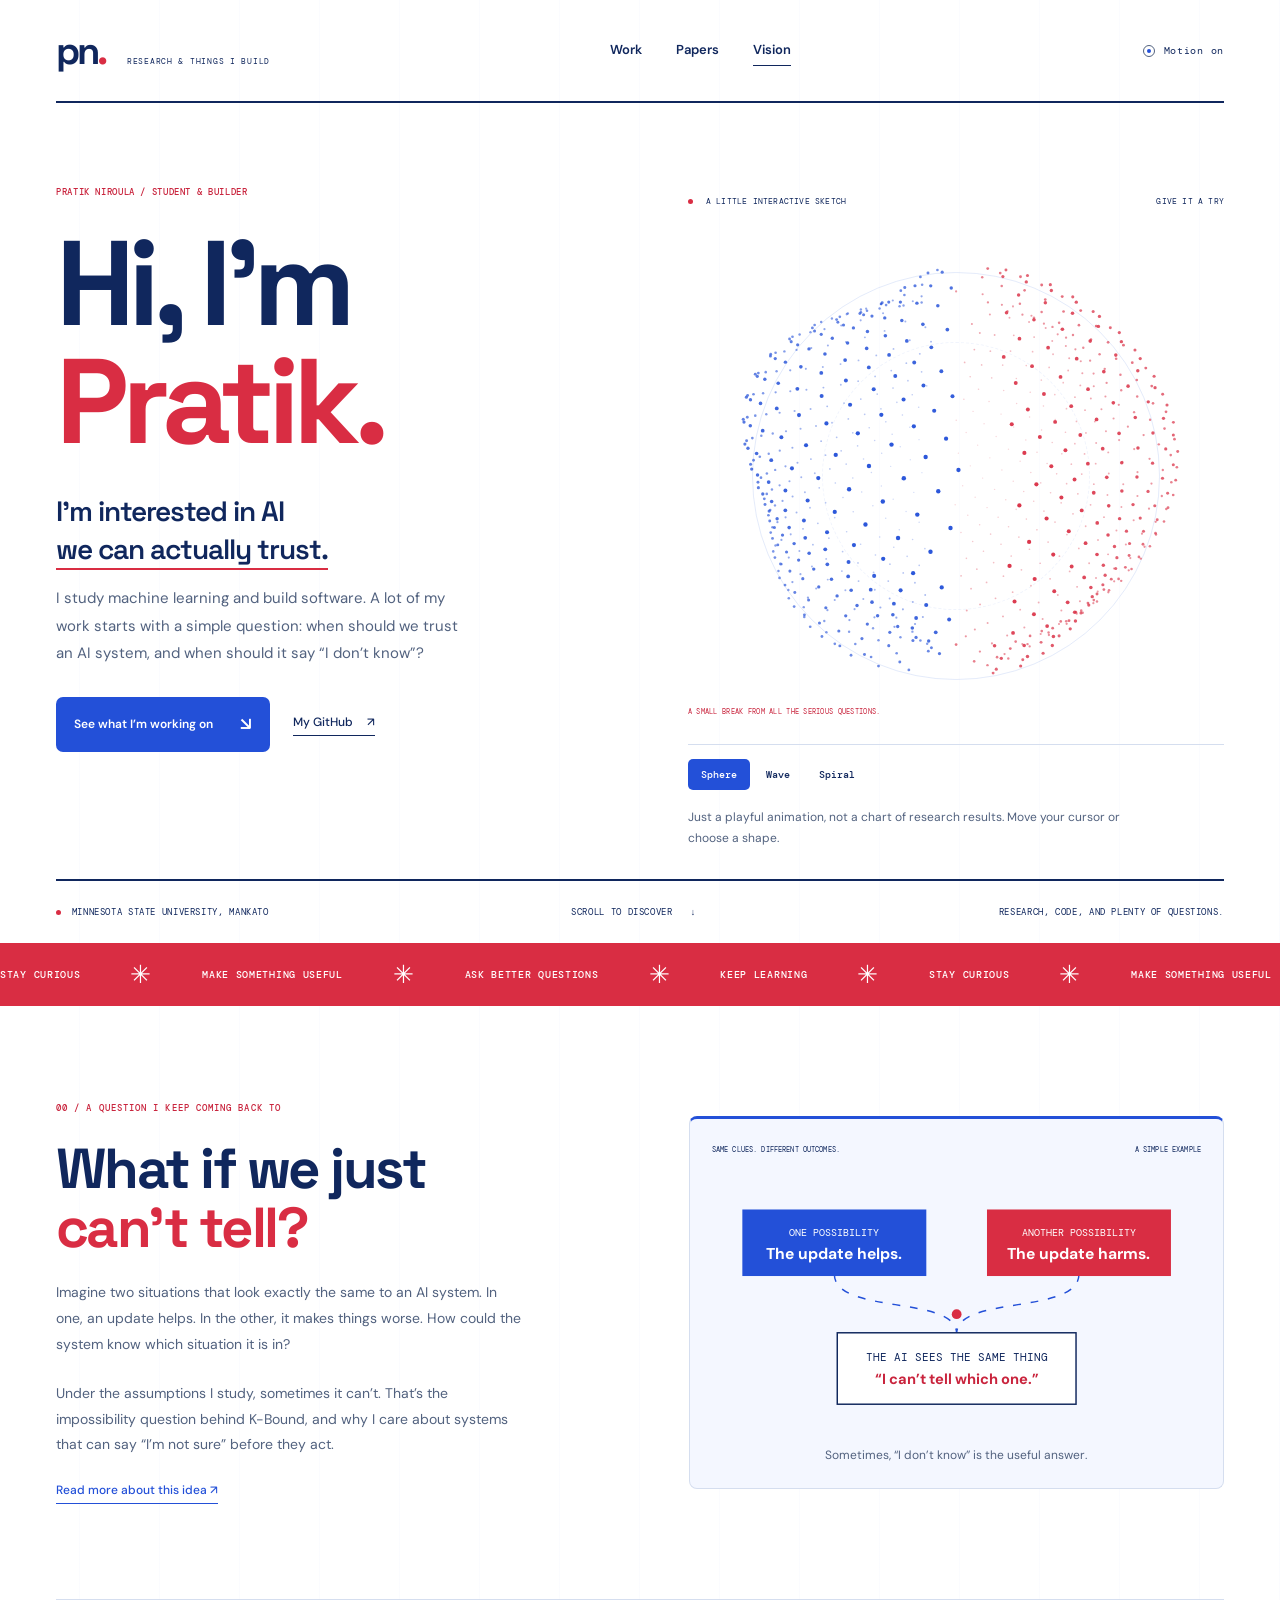
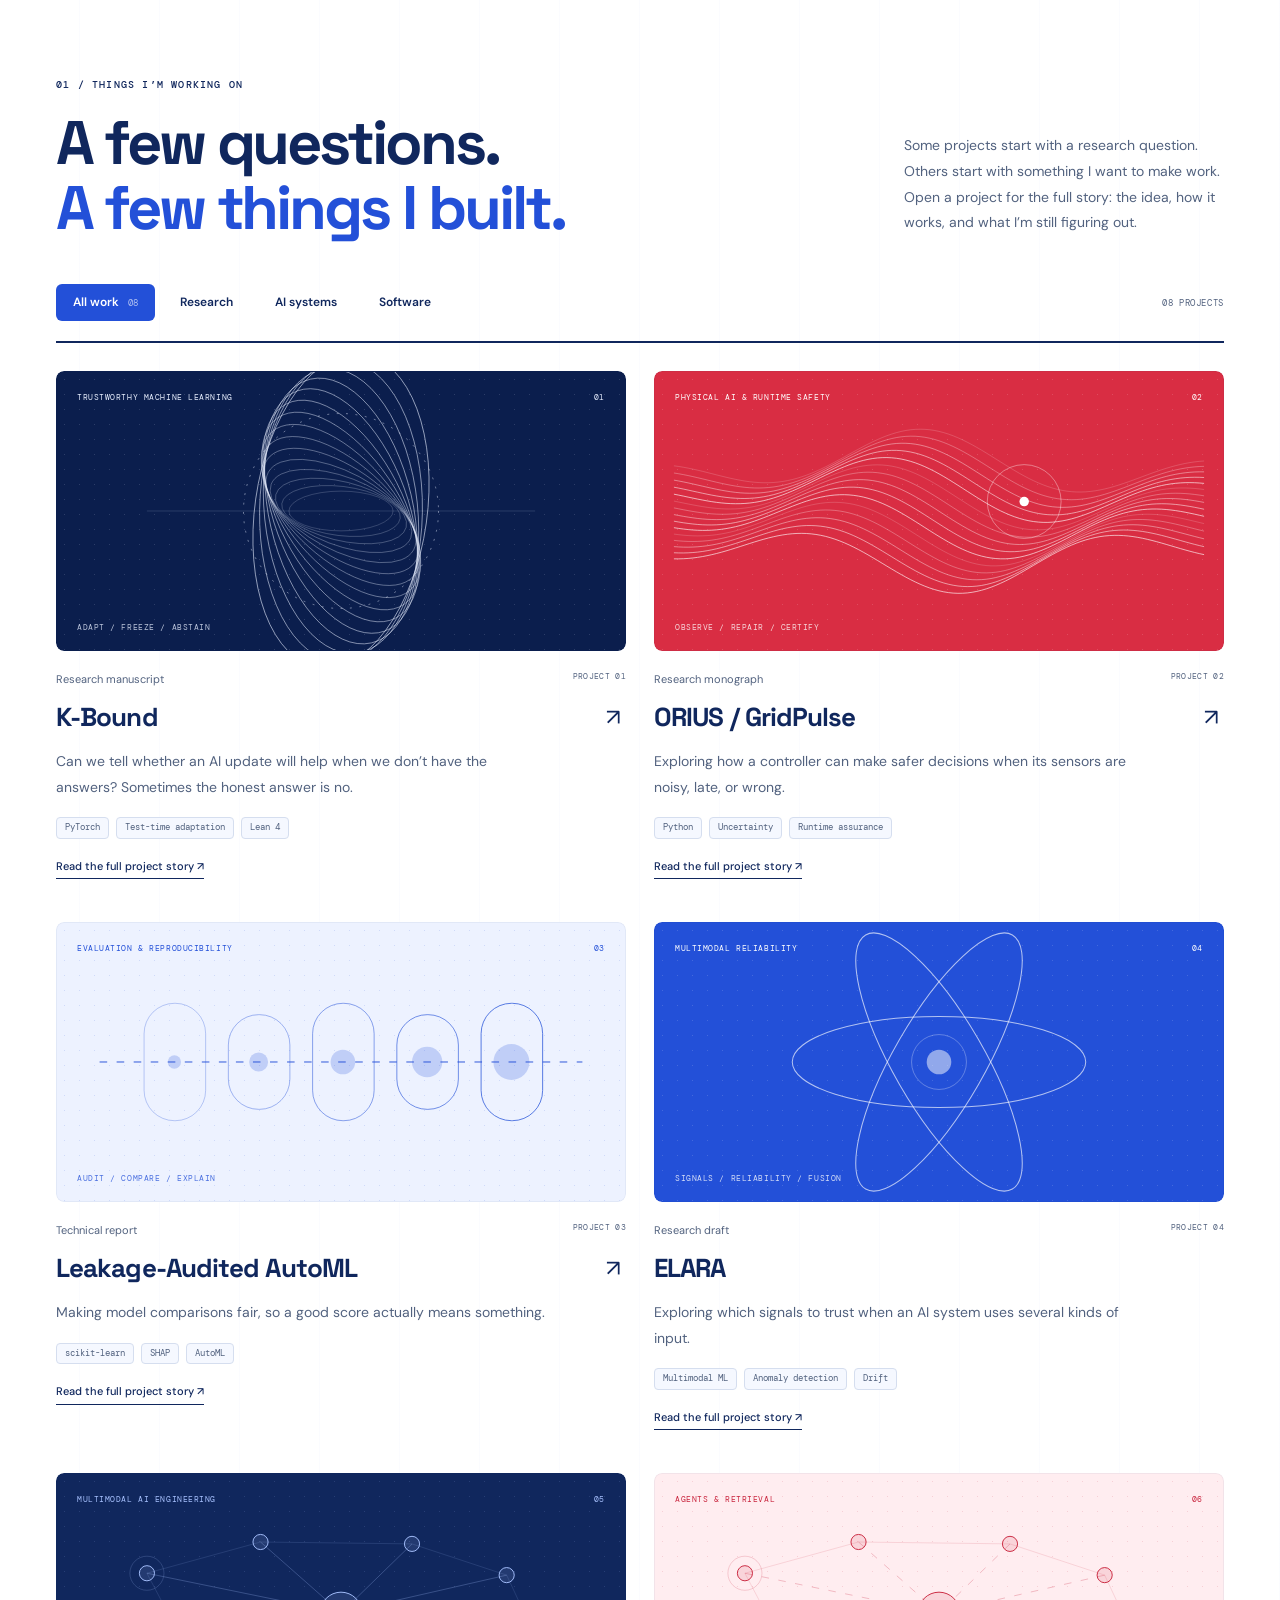
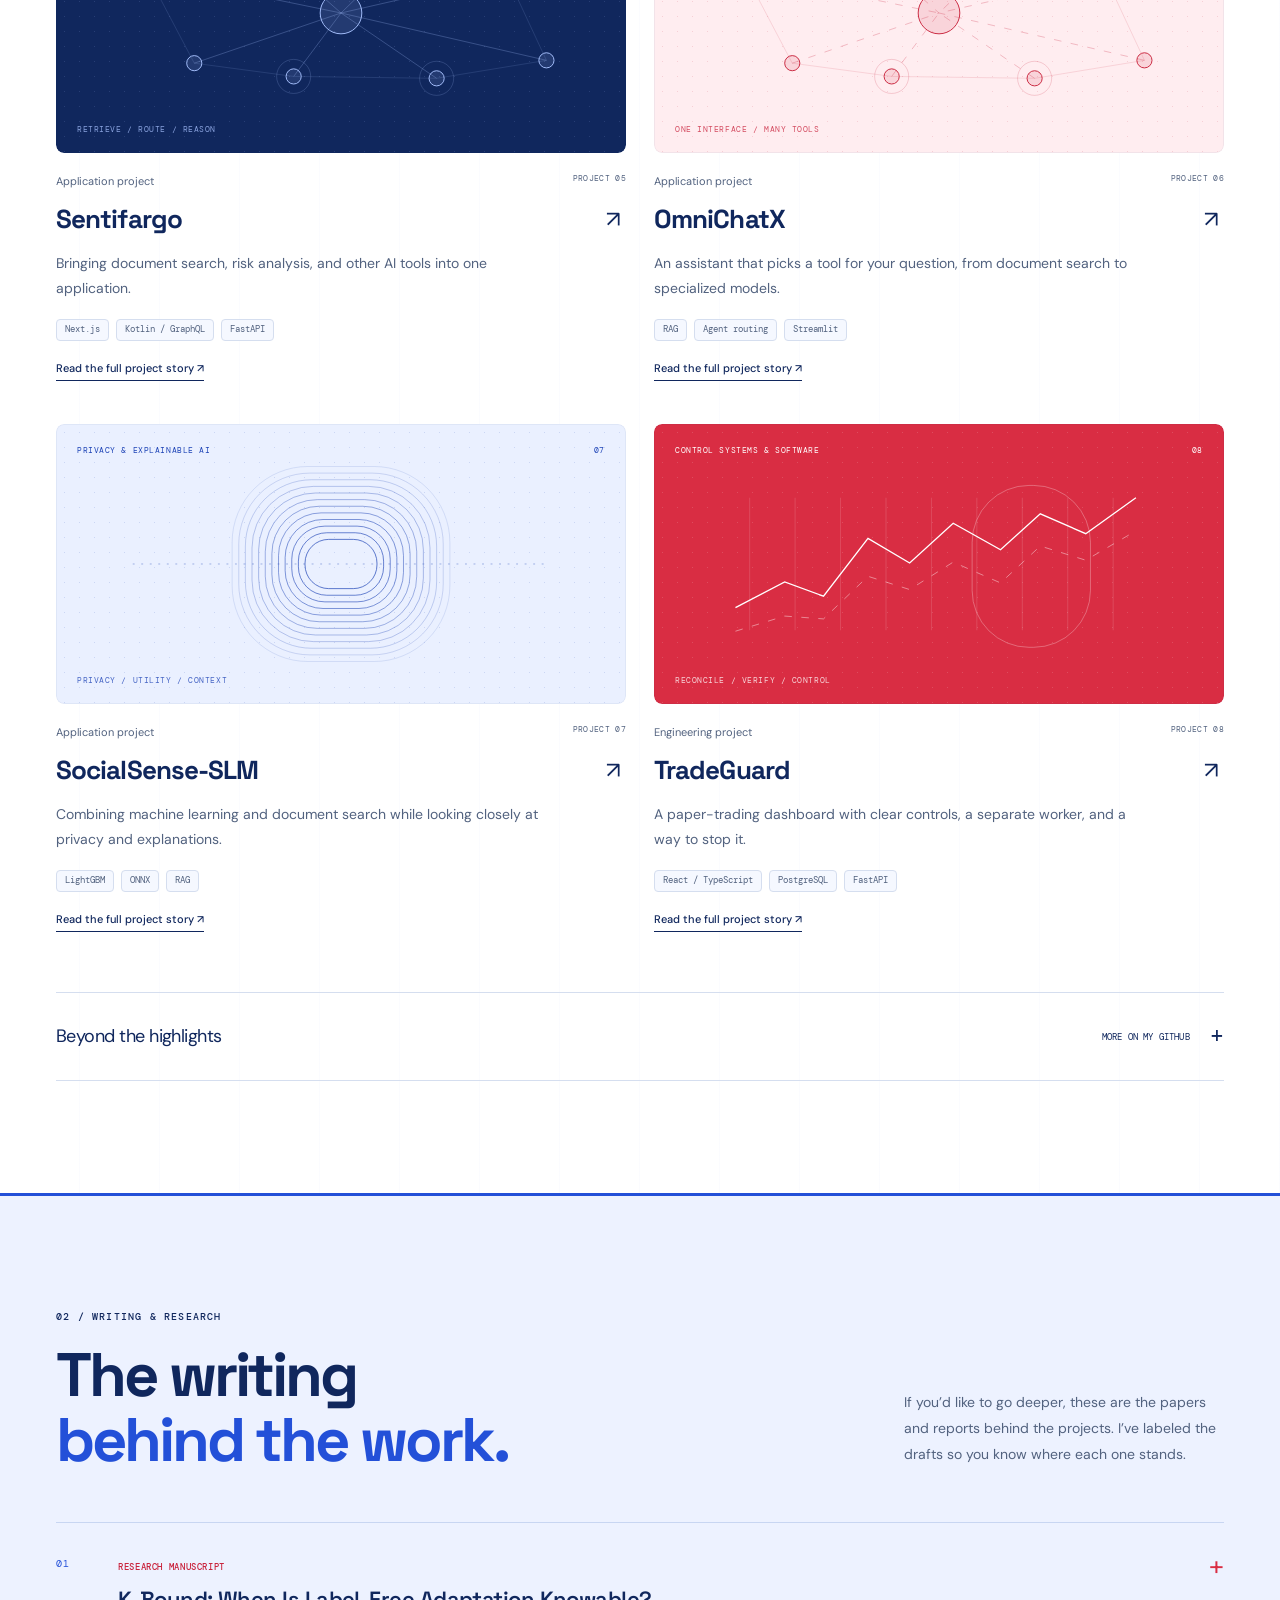
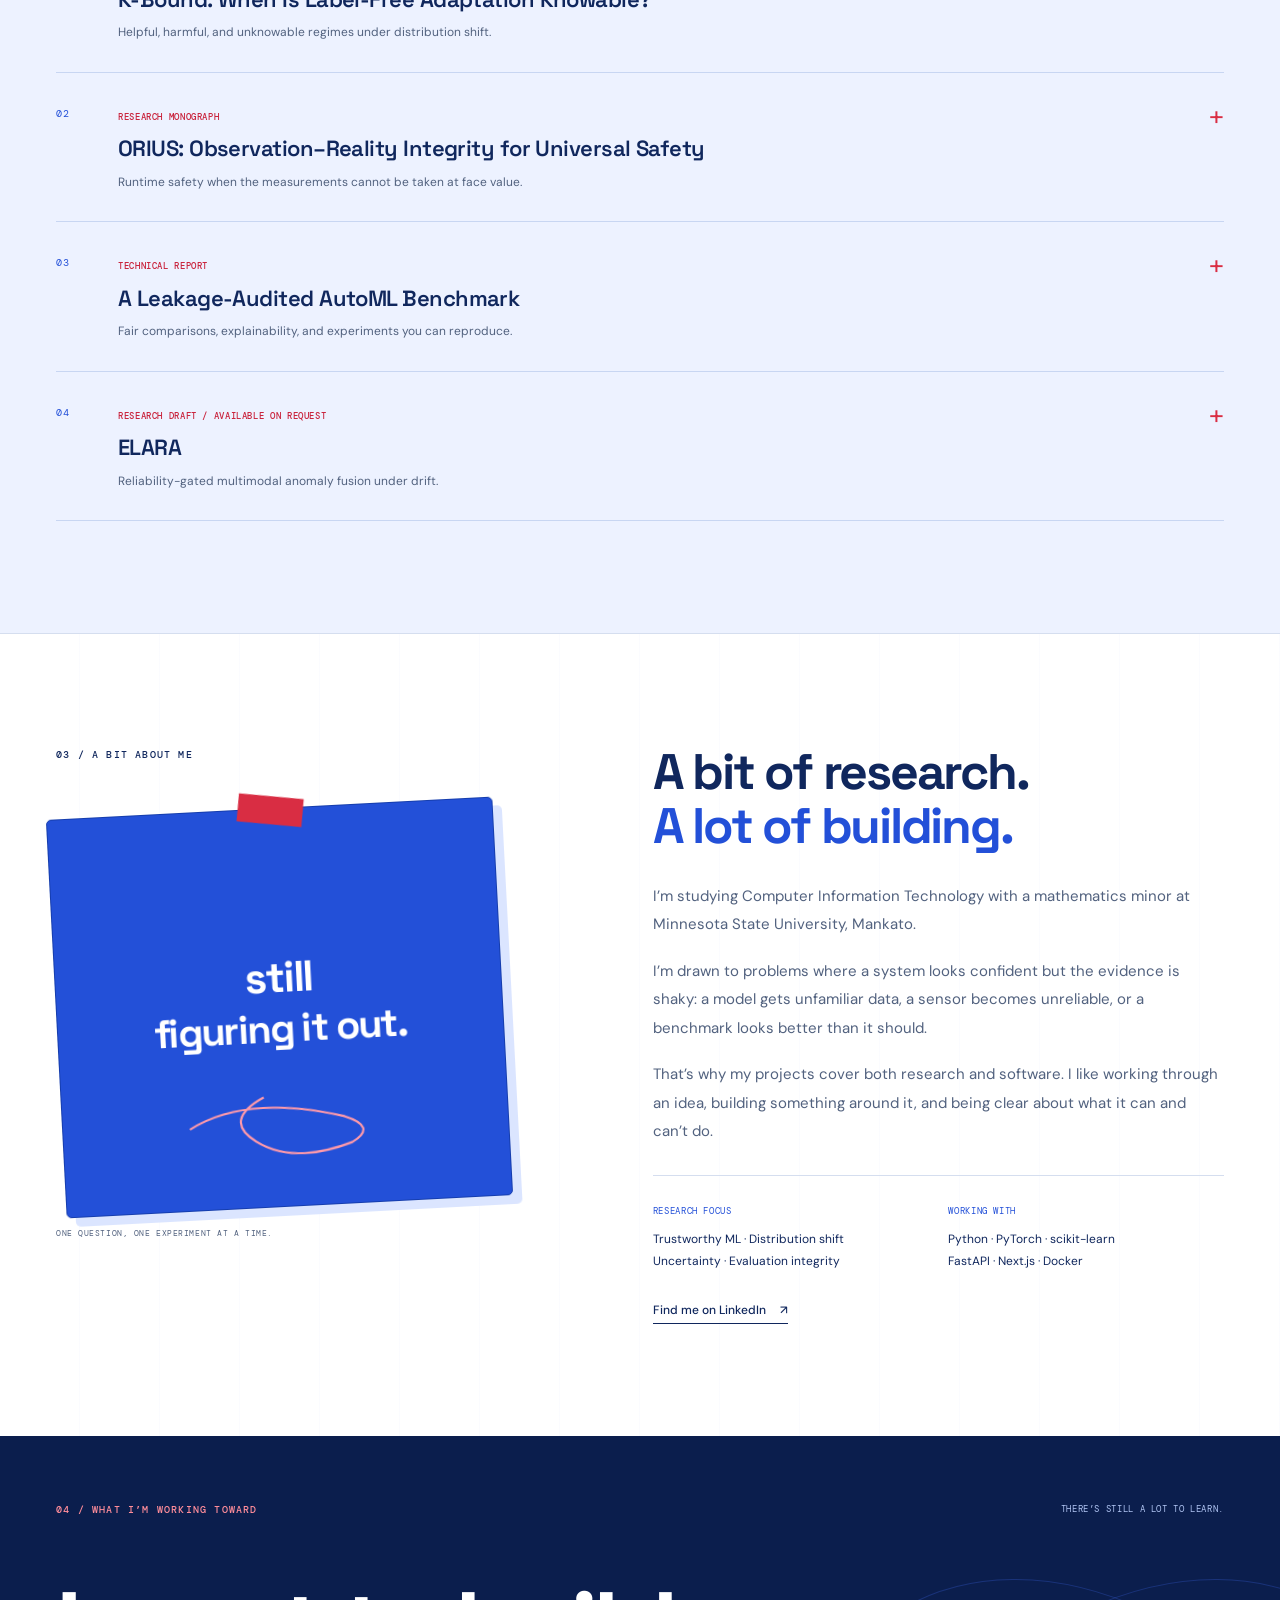
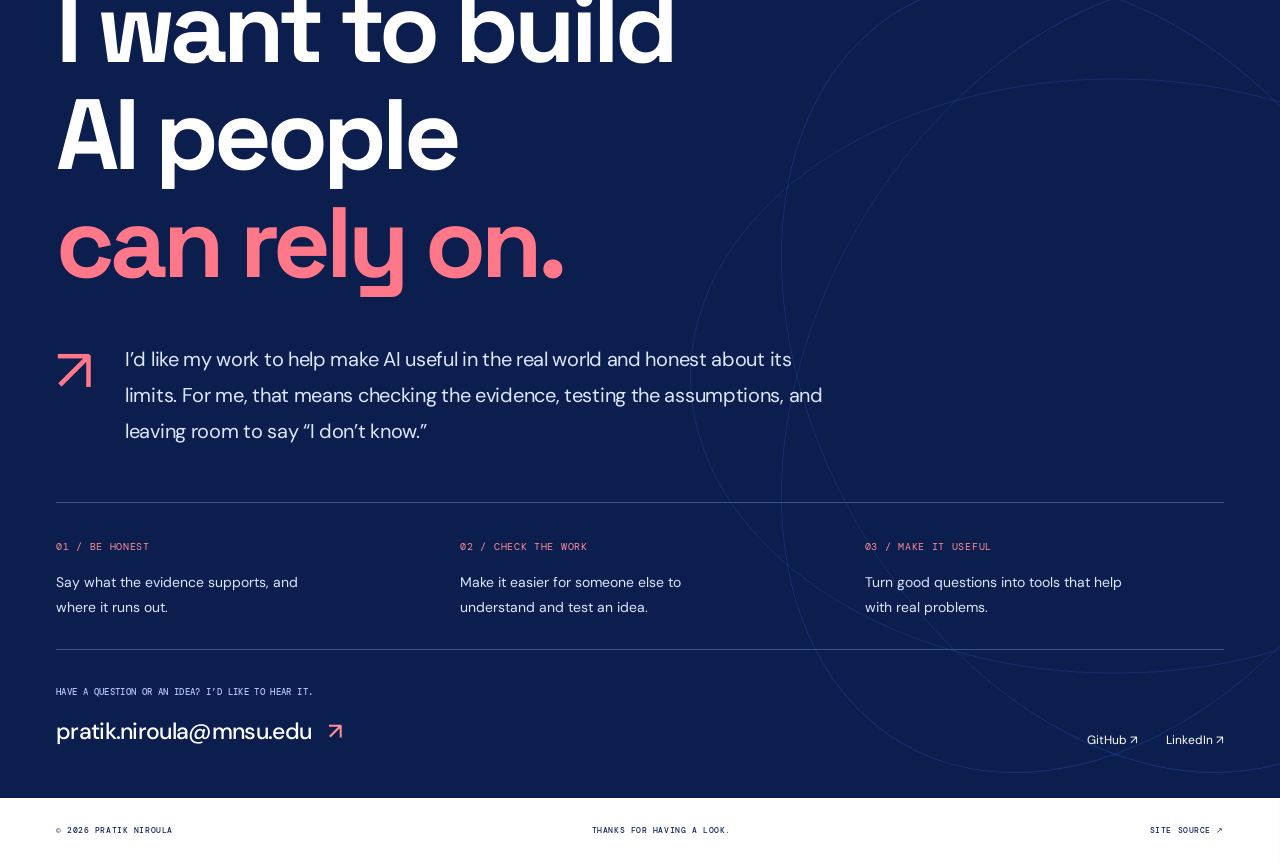
<file: index.html>
<!doctype html>
<html lang="en">
<head>
  <meta charset="UTF-8" />
  <meta name="viewport" content="width=device-width, initial-scale=1" />
  <meta name="theme-color" content="#ffffff" />
  <title>Pratik Niroula | Research & things I build</title>
  <meta name="description" content="I’m Pratik Niroula, a student building software and exploring when to trust machine learning. Here are my projects, papers, and ideas." />
  <meta property="og:title" content="Pratik Niroula | Research & things I build" />
  <meta property="og:description" content="A bit about me, the questions I’m exploring, and the research and software I’m working on." />
  <meta property="og:type" content="website" />
  <meta property="og:url" content="https://pratikn03.github.io/Website/" />
  <link rel="canonical" href="https://pratikn03.github.io/Website/" />
  <link rel="icon" href="./favicon.svg" type="image/svg+xml" />
  <link rel="preconnect" href="https://fonts.googleapis.com" />
  <link rel="preconnect" href="https://fonts.gstatic.com" crossorigin />
  <link href="https://fonts.googleapis.com/css2?family=DM+Mono:wght@400;500&family=DM+Sans:wght@400;500;600;700&family=Space+Grotesk:wght@400;500;600;700&display=swap" rel="stylesheet" />
  <link rel="stylesheet" href="./portfolio.css" />
  <link rel="stylesheet" href="./case-study.css" />
  <script src="./projects.js" defer></script>
  <script src="./portfolio.js" defer></script>
</head>
<body>
  <a class="skip-link" href="#main">Skip to content</a>
  <div class="page-progress" aria-hidden="true"></div>
  <header class="site-header wrap">
    <a class="wordmark" href="#home" aria-label="Pratik Niroula, home">pn<span class="brand-dot">.</span><span class="wordmark-caption">RESEARCH & THINGS I BUILD</span></a>
    <nav class="primary-nav" aria-label="Main navigation"><a href="#work">Work</a><a href="#papers">Papers</a><a href="#vision">Vision</a></nav>
    <button class="motion-toggle mono" id="motion-toggle" type="button" aria-pressed="true"><span class="motion-indicator" aria-hidden="true"></span><span id="motion-label">Motion on</span></button>
  </header>
  <main id="main">
    <section class="hero wrap" id="home" aria-labelledby="hero-title">
      <div class="hero-copy">
        <p class="eyebrow intro-in">PRATIK NIROULA / STUDENT & BUILDER</p>
        <h1 id="hero-title" class="intro-in">Hi, I’m<br><em>Pratik.</em></h1>
        <p class="hero-statement intro-in">I’m interested in AI<br><span class="underlined">we can actually trust.</span></p>
        <p class="hero-description intro-in">I study machine learning and build software. A lot of my work starts with a simple question: when should we trust an AI system, and when should it say “I don’t know”?</p>
        <div class="hero-actions intro-in"><a class="button button-dark" href="#work">See what I’m working on <span aria-hidden="true">↘</span></a><a class="text-link" href="https://github.com/Pratikn03" target="_blank" rel="noopener noreferrer">My GitHub <span aria-hidden="true">↗</span></a></div>
      </div>
      <div class="hero-lab intro-in" id="particle-stage">
        <div class="lab-heading mono"><span><i class="tiny-dot" aria-hidden="true"></i> A LITTLE INTERACTIVE SKETCH</span><span>GIVE IT A TRY</span></div>
        <div class="sculpture-frame">
          <div class="orbit-guide guide-one" aria-hidden="true"></div><div class="orbit-guide guide-two" aria-hidden="true"></div>
          <canvas id="particle-canvas" width="600" height="600" role="img" aria-label="A decorative red and blue particle animation. Choose Sphere, Wave, or Spiral to change its shape. The dots are not research data.">An abstract study of particles in motion.</canvas>
          <span class="lab-coordinate mono" aria-hidden="true">A SMALL BREAK FROM ALL THE SERIOUS QUESTIONS.</span>
        </div>
        <div class="lab-bottom"><div class="shape-controls" role="group" aria-label="Particle shape"><button type="button" class="is-active" data-shape="orbit" aria-pressed="true">Sphere</button><button type="button" data-shape="wave" aria-pressed="false">Wave</button><button type="button" data-shape="flow" aria-pressed="false">Spiral</button></div><span class="lab-hint mono">TRY MOVING YOUR CURSOR <span aria-hidden="true">↗</span></span></div>
      </div>
      <p class="sketch-explanation">Just a playful animation, not a chart of research results. Move your cursor or choose a shape.</p>
      <div class="hero-foot mono"><span><i class="tiny-dot" aria-hidden="true"></i> MINNESOTA STATE UNIVERSITY, MANKATO</span><a href="#work">SCROLL TO DISCOVER <span aria-hidden="true">↓</span></a><span>RESEARCH, CODE, AND PLENTY OF QUESTIONS.</span></div>
    </section>
    <div class="ticker" aria-hidden="true"><div class="ticker-track"><span>STAY CURIOUS <b>✳</b> MAKE SOMETHING USEFUL <b>✳</b> ASK BETTER QUESTIONS <b>✳</b> KEEP LEARNING <b>✳</b></span><span>STAY CURIOUS <b>✳</b> MAKE SOMETHING USEFUL <b>✳</b> ASK BETTER QUESTIONS <b>✳</b> KEEP LEARNING <b>✳</b></span></div></div>
    <section class="impossibility-section wrap" id="impossibility" aria-labelledby="impossibility-title">
      <div class="premise-copy reveal"><p class="eyebrow">00 / A QUESTION I KEEP COMING BACK TO</p><h2 id="impossibility-title">What if we just<br><em>can’t tell?</em></h2><p>Imagine two situations that look exactly the same to an AI system. In one, an update helps. In the other, it makes things worse. How could the system know which situation it is in?</p><p>Under the assumptions I study, sometimes it can’t. That’s the impossibility question behind K-Bound, and why I care about systems that can say “I’m not sure” before they act.</p><a class="text-link" href="#papers">Read more about this idea ↗</a></div>
      <div class="premise-diagram reveal"><div class="diagram-label mono"><span>SAME CLUES. DIFFERENT OUTCOMES.</span><span>A SIMPLE EXAMPLE</span></div><svg viewBox="0 0 500 260" role="img" aria-label="A conceptual illustration: two possible worlds share the same observation but have different adaptation outcomes."><path class="flow-line" d="M125 90C125 132 250 111 250 151M375 90C375 132 250 111 250 151" fill="none" stroke="#2350d8" stroke-width="1.5"/><rect x="31" y="24" width="188" height="68" fill="#2350d8"/><rect x="281" y="24" width="188" height="68" fill="#d92d43"/><text x="125" y="51" text-anchor="middle" fill="white" font-size="10" font-family="DM Mono,monospace">ONE POSSIBILITY</text><text x="125" y="75" text-anchor="middle" fill="white" font-size="16" font-family="DM Sans,sans-serif" font-weight="700">The update helps.</text><text x="375" y="51" text-anchor="middle" fill="white" font-size="10" font-family="DM Mono,monospace">ANOTHER POSSIBILITY</text><text x="375" y="75" text-anchor="middle" fill="white" font-size="16" font-family="DM Sans,sans-serif" font-weight="700">The update harms.</text><rect x="128" y="150" width="244" height="73" fill="white" stroke="#10275d" stroke-width="1.5"/><text x="250" y="179" text-anchor="middle" fill="#10275d" font-size="11" font-family="DM Mono,monospace">THE AI SEES THE SAME THING</text><text x="250" y="202" text-anchor="middle" fill="#c9243d" font-size="15" font-family="DM Sans,sans-serif" font-weight="700">“I can’t tell which one.”</text><circle cx="250" cy="131" r="5" fill="#d92d43"/></svg><p class="diagram-caption">Sometimes, “I don’t know” is the useful answer.</p></div>
    </section>
    <section class="work-section wrap section-space" id="work" aria-labelledby="work-title">
      <div class="section-heading reveal"><div><p class="eyebrow">01 / THINGS I’M WORKING ON</p><h2 id="work-title">A few questions.<br><em>A few things I built.</em></h2></div><p class="section-intro">Some projects start with a research question. Others start with something I want to make work. Open a project for the full story: the idea, how it works, and what I’m still figuring out.</p></div>
      <div class="work-toolbar reveal"><div class="filter-list" role="group" aria-label="Filter projects"><button type="button" class="is-active" data-filter="all" aria-pressed="true">All work <span>08</span></button><button type="button" data-filter="research" aria-pressed="false">Research</button><button type="button" data-filter="ai" aria-pressed="false">AI systems</button><button type="button" data-filter="software" aria-pressed="false">Software</button></div><p class="mono result-count" id="project-count" aria-live="polite">08 PROJECTS</p></div>
      <div class="project-grid" id="project-grid"></div>
      <noscript><p>Read the full project stories: <a href="./projects/kbound/">K-Bound</a>, <a href="./projects/orius/">ORIUS</a>, <a href="./projects/automl/">AutoML</a>, <a href="./projects/elara/">ELARA</a>, <a href="./projects/sentifargo/">Sentifargo</a>, <a href="./projects/omnichatx/">OmniChatX</a>, <a href="./projects/socialsense/">SocialSense</a>, and <a href="./projects/tradeguard/">TradeGuard</a>. Each page includes the project description, approach, current scope, and sources.</p></noscript>
      <details class="repository-index reveal" id="repository-index"><summary><span>Beyond the highlights</span><span class="mono">MORE ON MY GITHUB <span aria-hidden="true">+</span></span></summary><p class="archive-intro">You’ll also find coursework, earlier experiments, and projects I’m still figuring out. These links take you to the code.</p><div id="repository-list" class="repository-list"></div><p id="repository-status" class="mono archive-status" aria-live="polite">Public repository collection</p><a class="text-link" href="https://github.com/Pratikn03?tab=repositories" target="_blank" rel="noopener noreferrer">Browse all repositories on GitHub <span aria-hidden="true">↗</span></a></details>
    </section>
    <section class="papers-section" id="papers" aria-labelledby="papers-title"><div class="wrap section-space">
      <div class="section-heading reveal"><div><p class="eyebrow">02 / WRITING & RESEARCH</p><h2 id="papers-title">The writing<br><em>behind the work.</em></h2></div><p class="section-intro">If you’d like to go deeper, these are the papers and reports behind the projects. I’ve labeled the drafts so you know where each one stands.</p></div>
      <div class="paper-list">
        <details class="paper reveal"><summary><span class="paper-number mono">01</span><div><span class="paper-kind mono">RESEARCH MANUSCRIPT</span><h3>K-Bound: When Is Label-Free Adaptation Knowable?</h3><p>Helpful, harmful, and unknowable regimes under distribution shift.</p></div><span class="paper-plus" aria-hidden="true">+</span></summary><div class="paper-body"><p>When a model sees unfamiliar data without correct labels, how can it know whether an update will help? K-Bound studies when the available evidence supports adapting, freezing, or abstaining. A separate practical method, KGA, uses calibrated benefit intervals learned from earlier labeled cases.</p><p>The work separates a theoretical decision frontier from empirical advice. Guarantees depend on explicit assumptions and coverage; the project does not claim that adaptation always helps.</p><div class="paper-links"><a class="button button-dark" href="https://github.com/Pratikn03/K-Bound/blob/main/docs/research/kbound/release/current/kbound_short_main.pdf" target="_blank" rel="noopener noreferrer">Read main paper ↗</a><a class="text-link" href="https://github.com/Pratikn03/K-Bound/blob/main/docs/research/kbound/release/current/kbound_full_report.pdf" target="_blank" rel="noopener noreferrer">Full report ↗</a><a class="text-link" href="https://github.com/Pratikn03/K-Bound" target="_blank" rel="noopener noreferrer">Code ↗</a></div></div></details>
        <details class="paper reveal"><summary><span class="paper-number mono">02</span><div><span class="paper-kind mono">RESEARCH MONOGRAPH</span><h3>ORIUS: Observation–Reality Integrity for Universal Safety</h3><p>Runtime safety when the measurements cannot be taken at face value.</p></div><span class="paper-plus" aria-hidden="true">+</span></summary><div class="paper-body"><p>A controller can look safe according to its sensors while the physical system is already outside its constraints. ORIUS connects observation quality, uncertainty, action repair, fallback behavior, and auditable certificates at the moment an action is released.</p><p>Battery dispatch is the primary reference implementation. Autonomous-vehicle replay and retrospective healthcare monitoring provide additional, bounded application studies. The depth of evidence differs across domains.</p><div class="paper-links"><a class="button button-dark" href="https://github.com/Pratikn03/Capstone_Projects/blob/main/paper/paper.pdf" target="_blank" rel="noopener noreferrer">Read monograph ↗</a><a class="text-link" href="https://github.com/Pratikn03/Capstone_Projects" target="_blank" rel="noopener noreferrer">Code & documentation ↗</a></div></div></details>
        <details class="paper reveal"><summary><span class="paper-number mono">03</span><div><span class="paper-kind mono">TECHNICAL REPORT</span><h3>A Leakage-Audited AutoML Benchmark</h3><p>Fair comparisons, explainability, and experiments you can reproduce.</p></div><span class="paper-plus" aria-hidden="true">+</span></summary><div class="paper-body"><p>High benchmark scores are only useful when the comparison is trustworthy. This project audits leakage, fits preprocessing inside training folds, and compares AutoML frameworks with boosting baselines under shared splits, seeds, and time budgets.</p><p>The pipeline brings together feature ablations, statistical reporting, SHAP explanations, a Streamlit leaderboard, and a FastAPI deployment surface.</p><div class="paper-links"><a class="button button-dark" href="https://github.com/Pratikn03/Auto_ML/blob/main/docs/AutoML.pdf" target="_blank" rel="noopener noreferrer">Read report ↗</a><a class="text-link" href="https://github.com/Pratikn03/Auto_ML" target="_blank" rel="noopener noreferrer">Code & reproducibility ↗</a></div></div></details>
        <details class="paper reveal"><summary><span class="paper-number mono">04</span><div><span class="paper-kind mono">RESEARCH DRAFT / AVAILABLE ON REQUEST</span><h3>ELARA</h3><p>Reliability-gated multimodal anomaly fusion under drift.</p></div><span class="paper-plus" aria-hidden="true">+</span></summary><div class="paper-body"><p>Different modalities can become unreliable in different ways. ELARA explores how reliability signals can guide multimodal anomaly fusion when the data distribution changes, rather than treating every input as equally trustworthy.</p><p>This is a research draft. Contact me for the manuscript and to discuss the current scope.</p><div class="paper-links"><a class="button button-dark" href="mailto:pratik.niroula@mnsu.edu?subject=ELARA%20manuscript%20request">Request manuscript ↗</a><a class="text-link" href="./projects/elara/">Read the full project story ↗</a></div></div></details>
      </div>
    </div></section>
    <section class="about-section wrap section-space" id="about" aria-labelledby="about-title"><div class="about-note reveal"><p class="eyebrow">03 / A BIT ABOUT ME</p><div class="note-art" aria-hidden="true"><span>still</span><em>figuring it out.</em><svg viewBox="0 0 200 80"><path d="M12 42 Q65 12 154 37 Q184 48 160 61 Q105 79 72 56 Q42 35 81 16" fill="none" stroke="currentColor" stroke-width="2" /></svg></div><p class="mono">ONE QUESTION, ONE EXPERIMENT AT A TIME.</p></div><div class="about-copy reveal"><h2 id="about-title">A bit of research.<br><em>A lot of building.</em></h2><p>I’m studying Computer Information Technology with a mathematics minor at Minnesota State University, Mankato.</p><p>I’m drawn to problems where a system looks confident but the evidence is shaky: a model gets unfamiliar data, a sensor becomes unreliable, or a benchmark looks better than it should.</p><p>That’s why my projects cover both research and software. I like working through an idea, building something around it, and being clear about what it can and can’t do.</p><div class="about-facts"><div><span class="mono">RESEARCH FOCUS</span><p>Trustworthy ML · Distribution shift<br>Uncertainty · Evaluation integrity</p></div><div><span class="mono">WORKING WITH</span><p>Python · PyTorch · scikit-learn<br>FastAPI · Next.js · Docker</p></div></div><a class="text-link" href="https://linkedin.com/in/pratik-niroula" target="_blank" rel="noopener noreferrer">Find me on LinkedIn <span aria-hidden="true">↗</span></a></div></section>
    <section class="vision-section" id="vision" aria-labelledby="vision-title"><div class="vision-rings" aria-hidden="true"><i></i><i></i><i></i></div><div class="wrap">
      <div class="vision-top"><p class="eyebrow">04 / WHAT I’M WORKING TOWARD</p><span class="mono">THERE’S STILL A LOT TO LEARN.</span></div>
      <h2 id="vision-title" class="reveal">I want to build<br>AI people<br><em>can rely on.</em></h2>
      <div class="vision-statement reveal"><span class="vision-mark" aria-hidden="true">↗</span><p>I’d like my work to help make AI useful in the real world and honest about its limits. For me, that means checking the evidence, testing the assumptions, and leaving room to say “I don’t know.”</p></div>
      <div class="vision-principles reveal"><div><span class="mono">01 / BE HONEST</span><p>Say what the evidence supports, and where it runs out.</p></div><div><span class="mono">02 / CHECK THE WORK</span><p>Make it easier for someone else to understand and test an idea.</p></div><div><span class="mono">03 / MAKE IT USEFUL</span><p>Turn good questions into tools that help with real problems.</p></div></div>
      <div class="vision-contact" id="contact"><div><p class="eyebrow">HAVE A QUESTION OR AN IDEA? I’D LIKE TO HEAR IT.</p><a class="email-link" href="mailto:pratik.niroula@mnsu.edu">pratik.niroula@mnsu.edu <span aria-hidden="true">↗</span></a></div><div class="social-links"><a href="https://github.com/Pratikn03" target="_blank" rel="noopener noreferrer">GitHub ↗</a><a href="https://linkedin.com/in/pratik-niroula" target="_blank" rel="noopener noreferrer">LinkedIn ↗</a></div></div>
    </div></section>
  </main>
  <footer class="site-footer wrap mono"><span>© <span id="year">2026</span> PRATIK NIROULA</span><span>THANKS FOR HAVING A LOOK.</span><a href="https://github.com/Pratikn03/Website" target="_blank" rel="noopener noreferrer">SITE SOURCE ↗</a></footer>
</body>
</html>
</file>
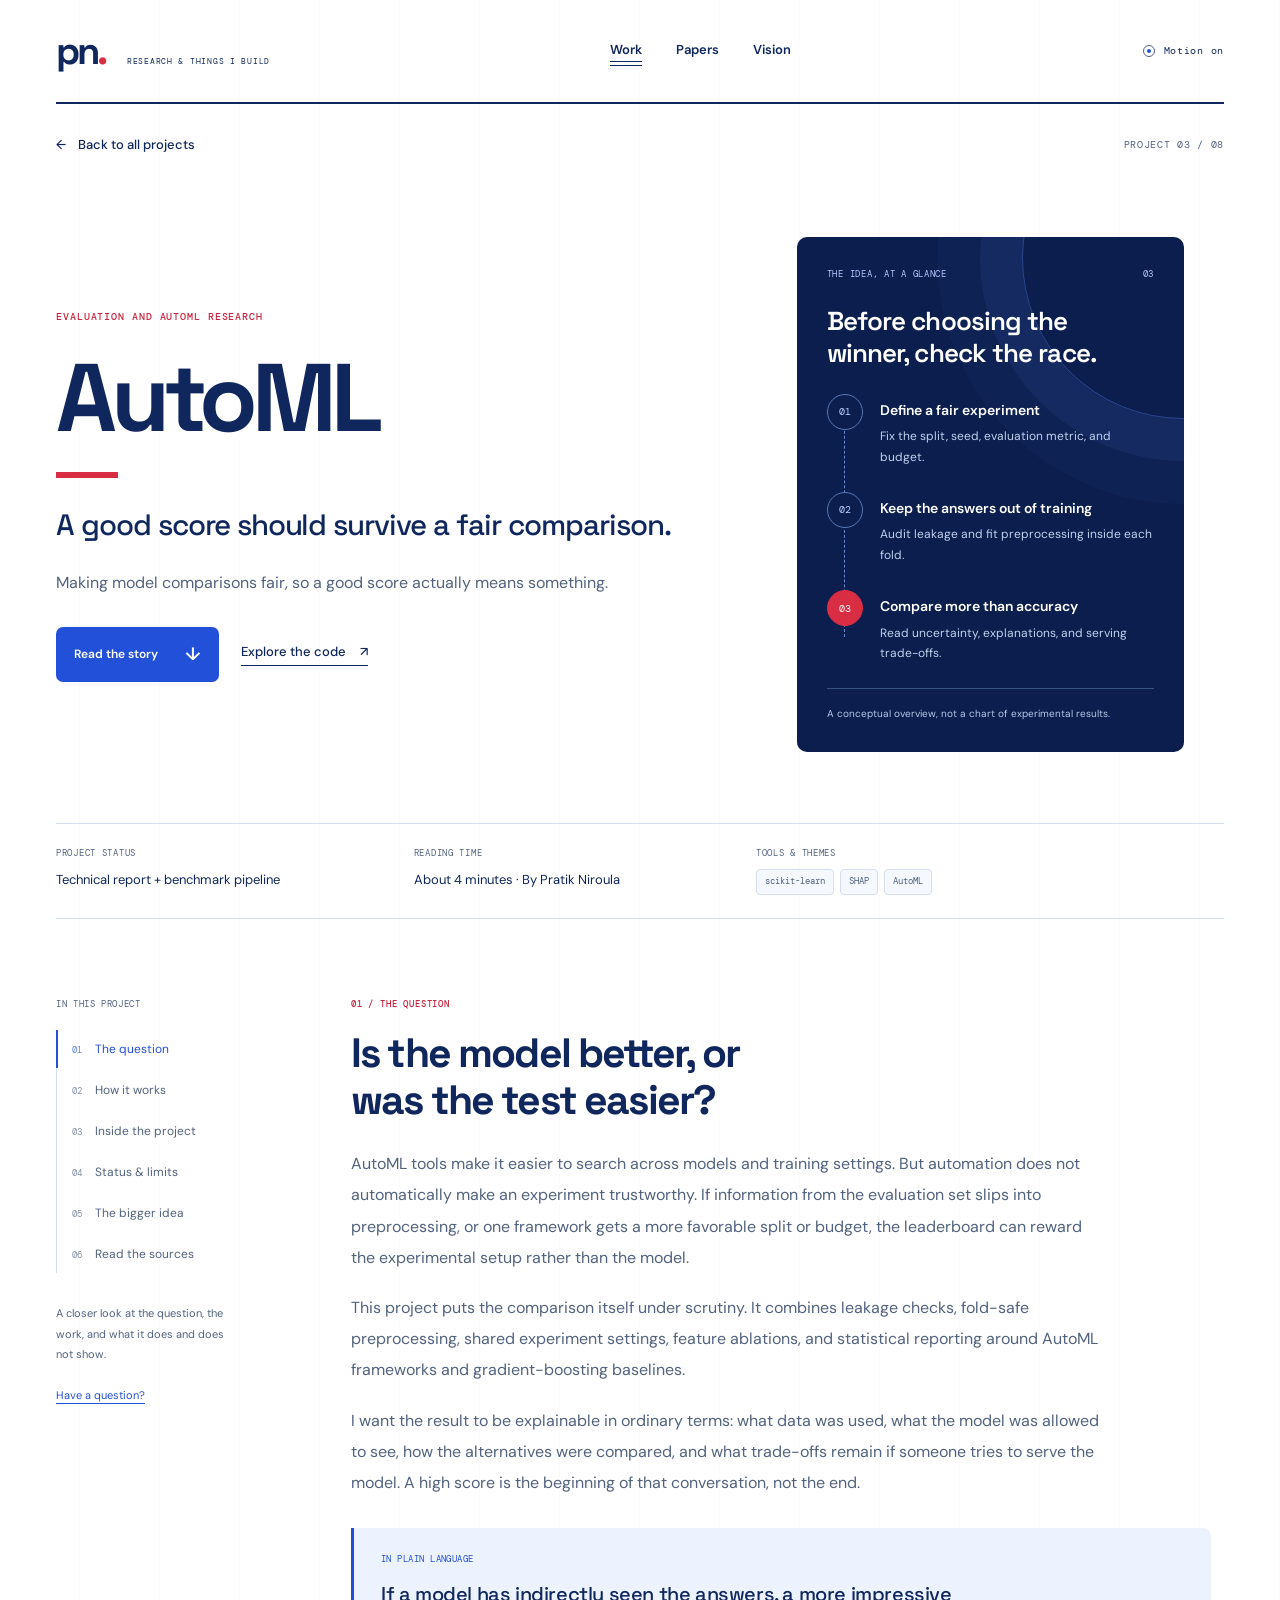
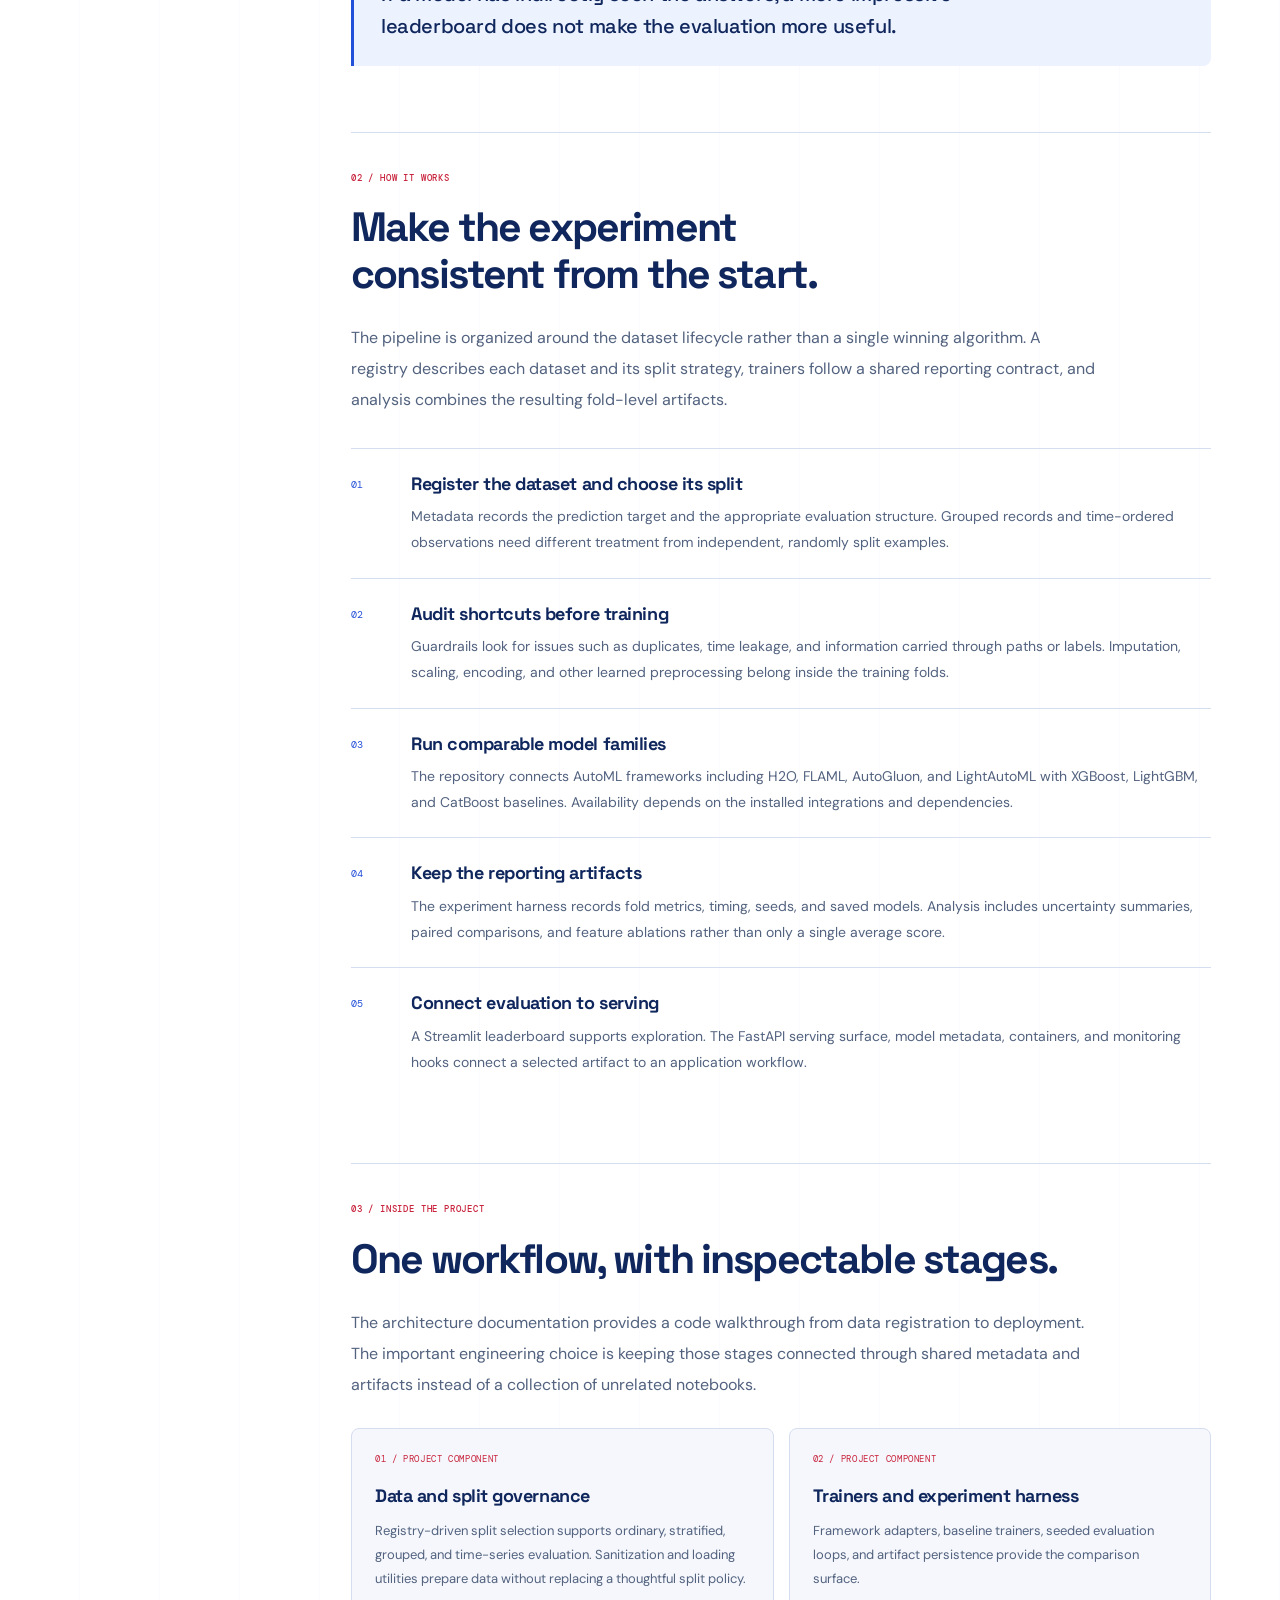
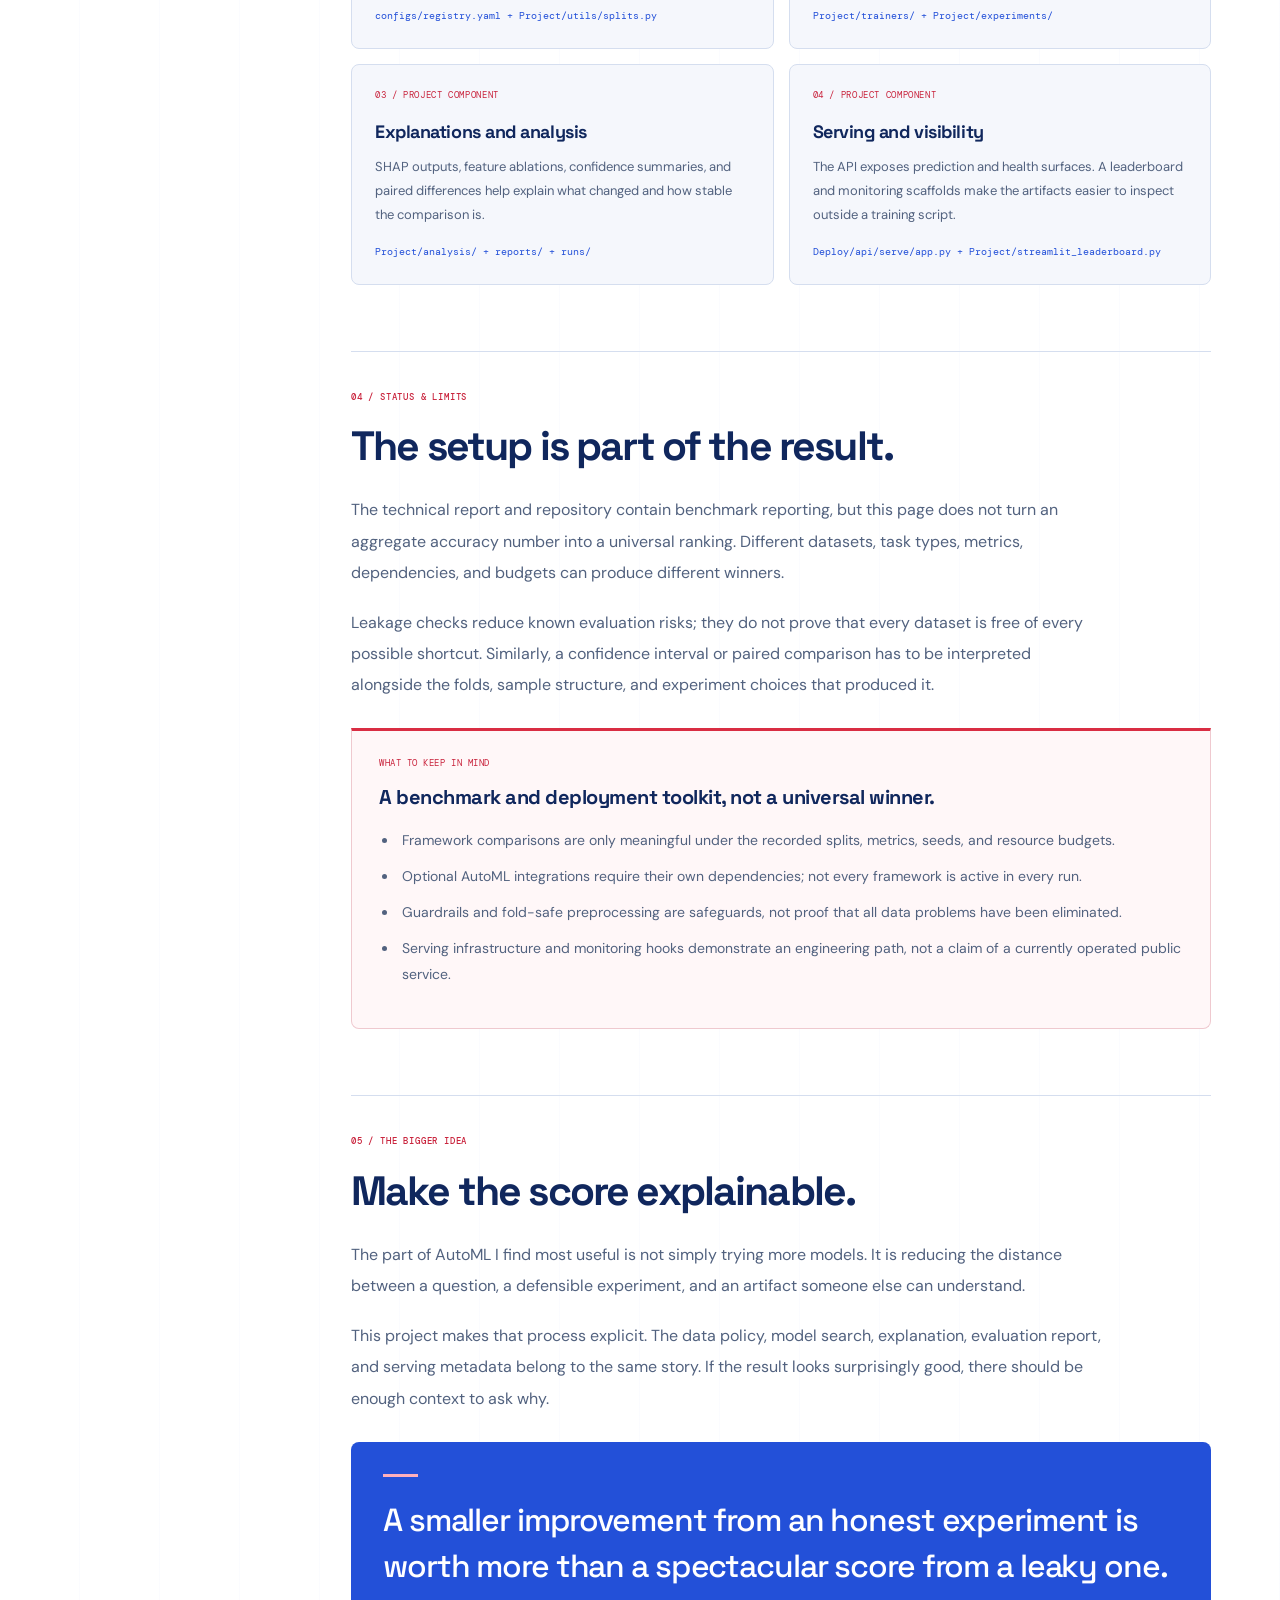
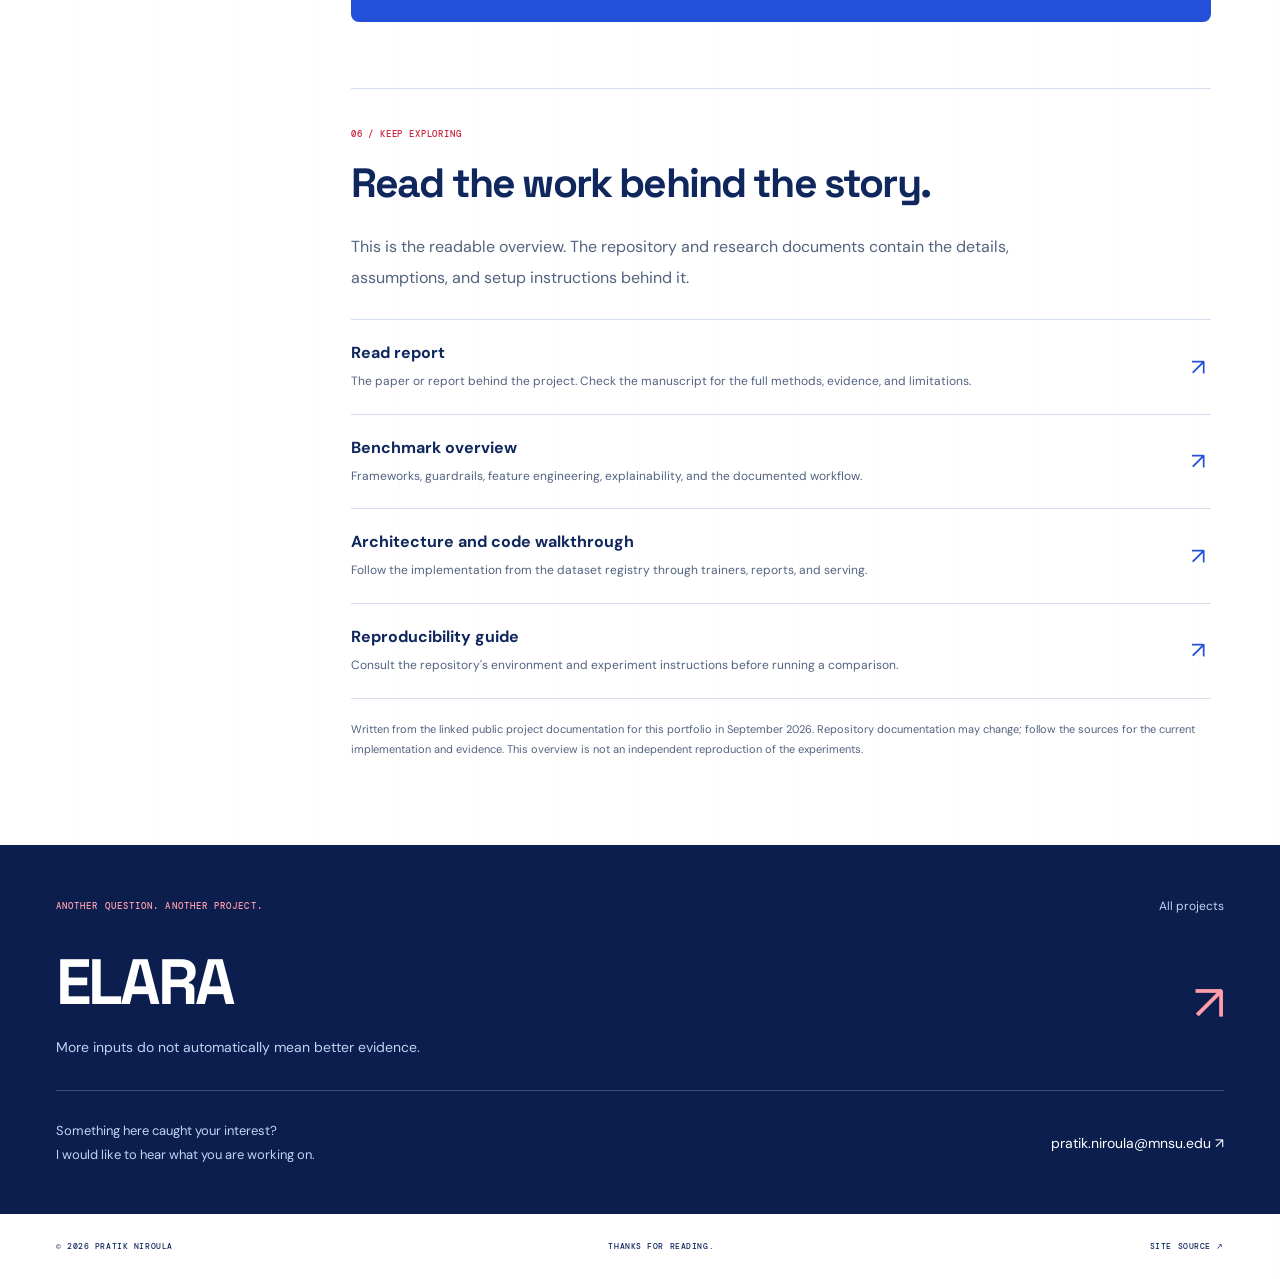
<file: projects/automl/index.html>
<!doctype html>
<html lang="en">
<head>
  <meta charset="UTF-8" />
  <meta name="viewport" content="width=device-width, initial-scale=1" />
  <meta name="theme-color" content="#ffffff" />
  <title>Leakage-Audited AutoML | Pratik Niroula</title>
  <meta name="description" content="Making model comparisons fair, so a good score actually means something." />
  <meta property="og:title" content="Leakage-Audited AutoML | Pratik Niroula" />
  <meta property="og:description" content="A good score should survive a fair comparison." />
  <meta property="og:type" content="article" />
  <meta property="og:url" content="https://pratikn03.github.io/Website/projects/automl/" />
  <link rel="canonical" href="https://pratikn03.github.io/Website/projects/automl/" />
  <link rel="icon" href="../../favicon.svg" type="image/svg+xml" />
  <link rel="preconnect" href="https://fonts.googleapis.com" />
  <link rel="preconnect" href="https://fonts.gstatic.com" crossorigin />
  <link href="https://fonts.googleapis.com/css2?family=DM+Mono:wght@400;500&family=DM+Sans:wght@400;500;600;700&family=Space+Grotesk:wght@400;500;600;700&display=swap" rel="stylesheet" />
  <link rel="stylesheet" href="../../portfolio.css" />
  <link rel="stylesheet" href="../../case-study.css" />
  <script src="../../case-study.js" defer></script>
  <script type="application/ld+json">{"@context":"https://schema.org","@type":"Article","headline":"Leakage-Audited AutoML: A good score should survive a fair comparison.","description":"Making model comparisons fair, so a good score actually means something.","author":{"@type":"Person","name":"Pratik Niroula","url":"https://pratikn03.github.io/Website/"},"mainEntityOfPage":"https://pratikn03.github.io/Website/projects/automl/","inLanguage":"en","about":["scikit-learn","SHAP","AutoML"]}</script>
</head>
<body class="case-study">
  <a class="skip-link" href="#main">Skip to project story</a>
  <div class="page-progress" aria-hidden="true"></div>
  <header class="site-header wrap">
    <a class="wordmark" href="../../" aria-label="Pratik Niroula, home">pn<span class="brand-dot">.</span><span class="wordmark-caption">RESEARCH &amp; THINGS I BUILD</span></a>
    <nav class="primary-nav" aria-label="Main navigation"><a href="../../#work" aria-current="page">Work</a><a href="../../#papers">Papers</a><a href="../../#vision">Vision</a></nav>
    <button class="motion-toggle mono" id="motion-toggle" type="button" aria-pressed="true"><span class="motion-indicator" aria-hidden="true"></span><span id="motion-label">Motion on</span></button>
  </header>
  <main id="main">
    <article aria-labelledby="story-title">
      <div class="wrap">
        <div class="story-breadcrumb"><a href="../../#work"><span aria-hidden="true">&larr;</span> Back to all projects</a><span class="mono">PROJECT 03 / 08</span></div>
        <header class="story-hero">
          <div class="story-hero-copy">
            <p class="eyebrow">EVALUATION AND AUTOML RESEARCH</p>
            <h1 id="story-title">AutoML</h1>
            <p class="story-subtitle">A good score should survive a fair comparison.</p>
            <p class="story-deck">Making model comparisons fair, so a good score actually means something.</p>
            <div class="story-actions"><a class="button button-dark" href="#question">Read the story <span aria-hidden="true">&darr;</span></a><a class="text-link" href="https://github.com/Pratikn03/Auto_ML" target="_blank" rel="noopener noreferrer">Explore the code <span aria-hidden="true">&nearr;</span></a></div>
          </div>
          <figure class="story-map" aria-labelledby="map-title">
            <p class="mono"><span>THE IDEA, AT A GLANCE</span><span>03</span></p>
            <h2 class="story-map-title" id="map-title">Before choosing the winner, check the race.</h2>
            <ol><li><span class="story-step-number" aria-hidden="true">01</span><div><strong>Define a fair experiment</strong><p>Fix the split, seed, evaluation metric, and budget.</p></div></li>
<li><span class="story-step-number" aria-hidden="true">02</span><div><strong>Keep the answers out of training</strong><p>Audit leakage and fit preprocessing inside each fold.</p></div></li>
<li><span class="story-step-number" aria-hidden="true">03</span><div><strong>Compare more than accuracy</strong><p>Read uncertainty, explanations, and serving trade-offs.</p></div></li></ol>
            <figcaption>A conceptual overview, not a chart of experimental results.</figcaption>
          </figure>
        </header>
        <dl class="story-facts">
          <div><dt>Project status</dt><dd>Technical report + benchmark pipeline</dd></div>
          <div><dt>Reading time</dt><dd>About 4 minutes &middot; By Pratik Niroula</dd></div>
          <div><dt>Tools & themes</dt><dd><div class="project-tags"><span>scikit-learn</span><span>SHAP</span><span>AutoML</span></div></dd></div>
        </dl>
        <div class="story-layout">
          <aside class="story-aside">
            <p class="mono">IN THIS PROJECT</p>
            <nav class="story-toc" aria-label="On this page"><a href="#question"><span aria-hidden="true">01</span>The question</a>
<a href="#approach"><span aria-hidden="true">02</span>How it works</a>
<a href="#inside"><span aria-hidden="true">03</span>Inside the project</a>
<a href="#evidence"><span aria-hidden="true">04</span>Status &amp; limits</a>
<a href="#takeaway"><span aria-hidden="true">05</span>The bigger idea</a>
<a href="#resources"><span aria-hidden="true">06</span>Read the sources</a></nav>
            <p class="story-aside-note">A closer look at the question, the work, and what it does and does not show.<br><br><a href="mailto:pratik.niroula@mnsu.edu?subject=Leakage-Audited%20AutoML%20project%20question">Have a question?</a></p>
          </aside>
          <div class="story-body">
            <section class="story-section" id="question">
              <p class="eyebrow">01 / THE QUESTION</p><h2>Is the model better, or was the test easier?</h2>
              <div class="story-prose"><p>AutoML tools make it easier to search across models and training settings. But automation does not automatically make an experiment trustworthy. If information from the evaluation set slips into preprocessing, or one framework gets a more favorable split or budget, the leaderboard can reward the experimental setup rather than the model.</p>
<p>This project puts the comparison itself under scrutiny. It combines leakage checks, fold-safe preprocessing, shared experiment settings, feature ablations, and statistical reporting around AutoML frameworks and gradient-boosting baselines.</p>
<p>I want the result to be explainable in ordinary terms: what data was used, what the model was allowed to see, how the alternatives were compared, and what trade-offs remain if someone tries to serve the model. A high score is the beginning of that conversation, not the end.</p></div>
              <aside class="story-callout"><span class="mono">IN PLAIN LANGUAGE</span><p>If a model has indirectly seen the answers, a more impressive leaderboard does not make the evaluation more useful.</p></aside>
            </section>
            <section class="story-section" id="approach">
              <p class="eyebrow">02 / HOW IT WORKS</p><h2>Make the experiment consistent from the start.</h2>
              <div class="story-prose"><p>The pipeline is organized around the dataset lifecycle rather than a single winning algorithm. A registry describes each dataset and its split strategy, trainers follow a shared reporting contract, and analysis combines the resulting fold-level artifacts.</p></div>
              <ol class="story-flow"><li><div><h3>Register the dataset and choose its split</h3><p>Metadata records the prediction target and the appropriate evaluation structure. Grouped records and time-ordered observations need different treatment from independent, randomly split examples.</p></div></li>
<li><div><h3>Audit shortcuts before training</h3><p>Guardrails look for issues such as duplicates, time leakage, and information carried through paths or labels. Imputation, scaling, encoding, and other learned preprocessing belong inside the training folds.</p></div></li>
<li><div><h3>Run comparable model families</h3><p>The repository connects AutoML frameworks including H2O, FLAML, AutoGluon, and LightAutoML with XGBoost, LightGBM, and CatBoost baselines. Availability depends on the installed integrations and dependencies.</p></div></li>
<li><div><h3>Keep the reporting artifacts</h3><p>The experiment harness records fold metrics, timing, seeds, and saved models. Analysis includes uncertainty summaries, paired comparisons, and feature ablations rather than only a single average score.</p></div></li>
<li><div><h3>Connect evaluation to serving</h3><p>A Streamlit leaderboard supports exploration. The FastAPI serving surface, model metadata, containers, and monitoring hooks connect a selected artifact to an application workflow.</p></div></li></ol>
            </section>
            <section class="story-section" id="inside">
              <p class="eyebrow">03 / INSIDE THE PROJECT</p><h2>One workflow, with inspectable stages.</h2>
              <div class="story-prose"><p>The architecture documentation provides a code walkthrough from data registration to deployment. The important engineering choice is keeping those stages connected through shared metadata and artifacts instead of a collection of unrelated notebooks.</p></div>
              <div class="story-components"><section class="story-component"><span class="mono">01 / PROJECT COMPONENT</span><h3>Data and split governance</h3><p>Registry-driven split selection supports ordinary, stratified, grouped, and time-series evaluation. Sanitization and loading utilities prepare data without replacing a thoughtful split policy.</p><code>configs/registry.yaml + Project/utils/splits.py</code></section>
<section class="story-component"><span class="mono">02 / PROJECT COMPONENT</span><h3>Trainers and experiment harness</h3><p>Framework adapters, baseline trainers, seeded evaluation loops, and artifact persistence provide the comparison surface.</p><code>Project/trainers/ + Project/experiments/</code></section>
<section class="story-component"><span class="mono">03 / PROJECT COMPONENT</span><h3>Explanations and analysis</h3><p>SHAP outputs, feature ablations, confidence summaries, and paired differences help explain what changed and how stable the comparison is.</p><code>Project/analysis/ + reports/ + runs/</code></section>
<section class="story-component"><span class="mono">04 / PROJECT COMPONENT</span><h3>Serving and visibility</h3><p>The API exposes prediction and health surfaces. A leaderboard and monitoring scaffolds make the artifacts easier to inspect outside a training script.</p><code>Deploy/api/serve/app.py + Project/streamlit_leaderboard.py</code></section></div>
            </section>
            <section class="story-section" id="evidence">
              <p class="eyebrow">04 / STATUS &amp; LIMITS</p><h2>The setup is part of the result.</h2>
              <div class="story-prose"><p>The technical report and repository contain benchmark reporting, but this page does not turn an aggregate accuracy number into a universal ranking. Different datasets, task types, metrics, dependencies, and budgets can produce different winners.</p>
<p>Leakage checks reduce known evaluation risks; they do not prove that every dataset is free of every possible shortcut. Similarly, a confidence interval or paired comparison has to be interpreted alongside the folds, sample structure, and experiment choices that produced it.</p></div>
              <aside class="story-status"><span class="mono">WHAT TO KEEP IN MIND</span><h3>A benchmark and deployment toolkit, not a universal winner.</h3><ul><li>Framework comparisons are only meaningful under the recorded splits, metrics, seeds, and resource budgets.</li><li>Optional AutoML integrations require their own dependencies; not every framework is active in every run.</li><li>Guardrails and fold-safe preprocessing are safeguards, not proof that all data problems have been eliminated.</li><li>Serving infrastructure and monitoring hooks demonstrate an engineering path, not a claim of a currently operated public service.</li></ul></aside>
            </section>
            <section class="story-section" id="takeaway">
              <p class="eyebrow">05 / THE BIGGER IDEA</p><h2>Make the score explainable.</h2>
              <div class="story-prose"><p>The part of AutoML I find most useful is not simply trying more models. It is reducing the distance between a question, a defensible experiment, and an artifact someone else can understand.</p>
<p>This project makes that process explicit. The data policy, model search, explanation, evaluation report, and serving metadata belong to the same story. If the result looks surprisingly good, there should be enough context to ask why.</p></div>
              <div class="story-takeaway"><p>A smaller improvement from an honest experiment is worth more than a spectacular score from a leaky one.</p></div>
            </section>
            <section class="story-section" id="resources">
              <p class="eyebrow">06 / KEEP EXPLORING</p><h2>Read the work behind the story.</h2>
              <div class="story-prose"><p>This is the readable overview. The repository and research documents contain the details, assumptions, and setup instructions behind it.</p></div>
              <div class="story-resources"><a class="story-resource" href="https://github.com/Pratikn03/Auto_ML/blob/main/docs/AutoML.pdf" target="_blank" rel="noopener noreferrer"><div><strong>Read report</strong><p>The paper or report behind the project. Check the manuscript for the full methods, evidence, and limitations.</p></div><span class="resource-arrow" aria-hidden="true">&nearr;</span></a>
<a class="story-resource" href="https://github.com/Pratikn03/Auto_ML" target="_blank" rel="noopener noreferrer"><div><strong>Benchmark overview</strong><p>Frameworks, guardrails, feature engineering, explainability, and the documented workflow.</p></div><span class="resource-arrow" aria-hidden="true">&nearr;</span></a>
<a class="story-resource" href="https://github.com/Pratikn03/Auto_ML/blob/main/docs/ARCHITECTURE.md" target="_blank" rel="noopener noreferrer"><div><strong>Architecture and code walkthrough</strong><p>Follow the implementation from the dataset registry through trainers, reports, and serving.</p></div><span class="resource-arrow" aria-hidden="true">&nearr;</span></a>
<a class="story-resource" href="https://github.com/Pratikn03/Auto_ML/blob/main/docs/REPRODUCIBILITY.md" target="_blank" rel="noopener noreferrer"><div><strong>Reproducibility guide</strong><p>Consult the repository&#39;s environment and experiment instructions before running a comparison.</p></div><span class="resource-arrow" aria-hidden="true">&nearr;</span></a></div>
              <p class="story-source-note">Written from the linked public project documentation for this portfolio in September 2026. Repository documentation may change; follow the sources for the current implementation and evidence. This overview is not an independent reproduction of the experiments.</p>
            </section>
          </div>
        </div>
      </div>
    </article>
    <section class="story-next" aria-labelledby="next-title"><div class="wrap">
      <div class="story-next-top"><p class="eyebrow">ANOTHER QUESTION. ANOTHER PROJECT.</p><a href="../../#work">All projects</a></div>
      <a class="story-next-link" href="../elara/"><div><h2 id="next-title">ELARA</h2><p>More inputs do not automatically mean better evidence.</p></div><span class="story-next-arrow" aria-hidden="true">&nearr;</span></a>
      <div class="story-contact"><p>Something here caught your interest?<br>I would like to hear what you are working on.</p><a href="mailto:pratik.niroula@mnsu.edu">pratik.niroula@mnsu.edu &nearr;</a></div>
    </div></section>
  </main>
  <footer class="site-footer wrap mono"><span>&copy; <span id="year">2026</span> PRATIK NIROULA</span><span>THANKS FOR READING.</span><a href="https://github.com/Pratikn03/Website" target="_blank" rel="noopener noreferrer">SITE SOURCE &nearr;</a></footer>
</body>
</html>
</file>
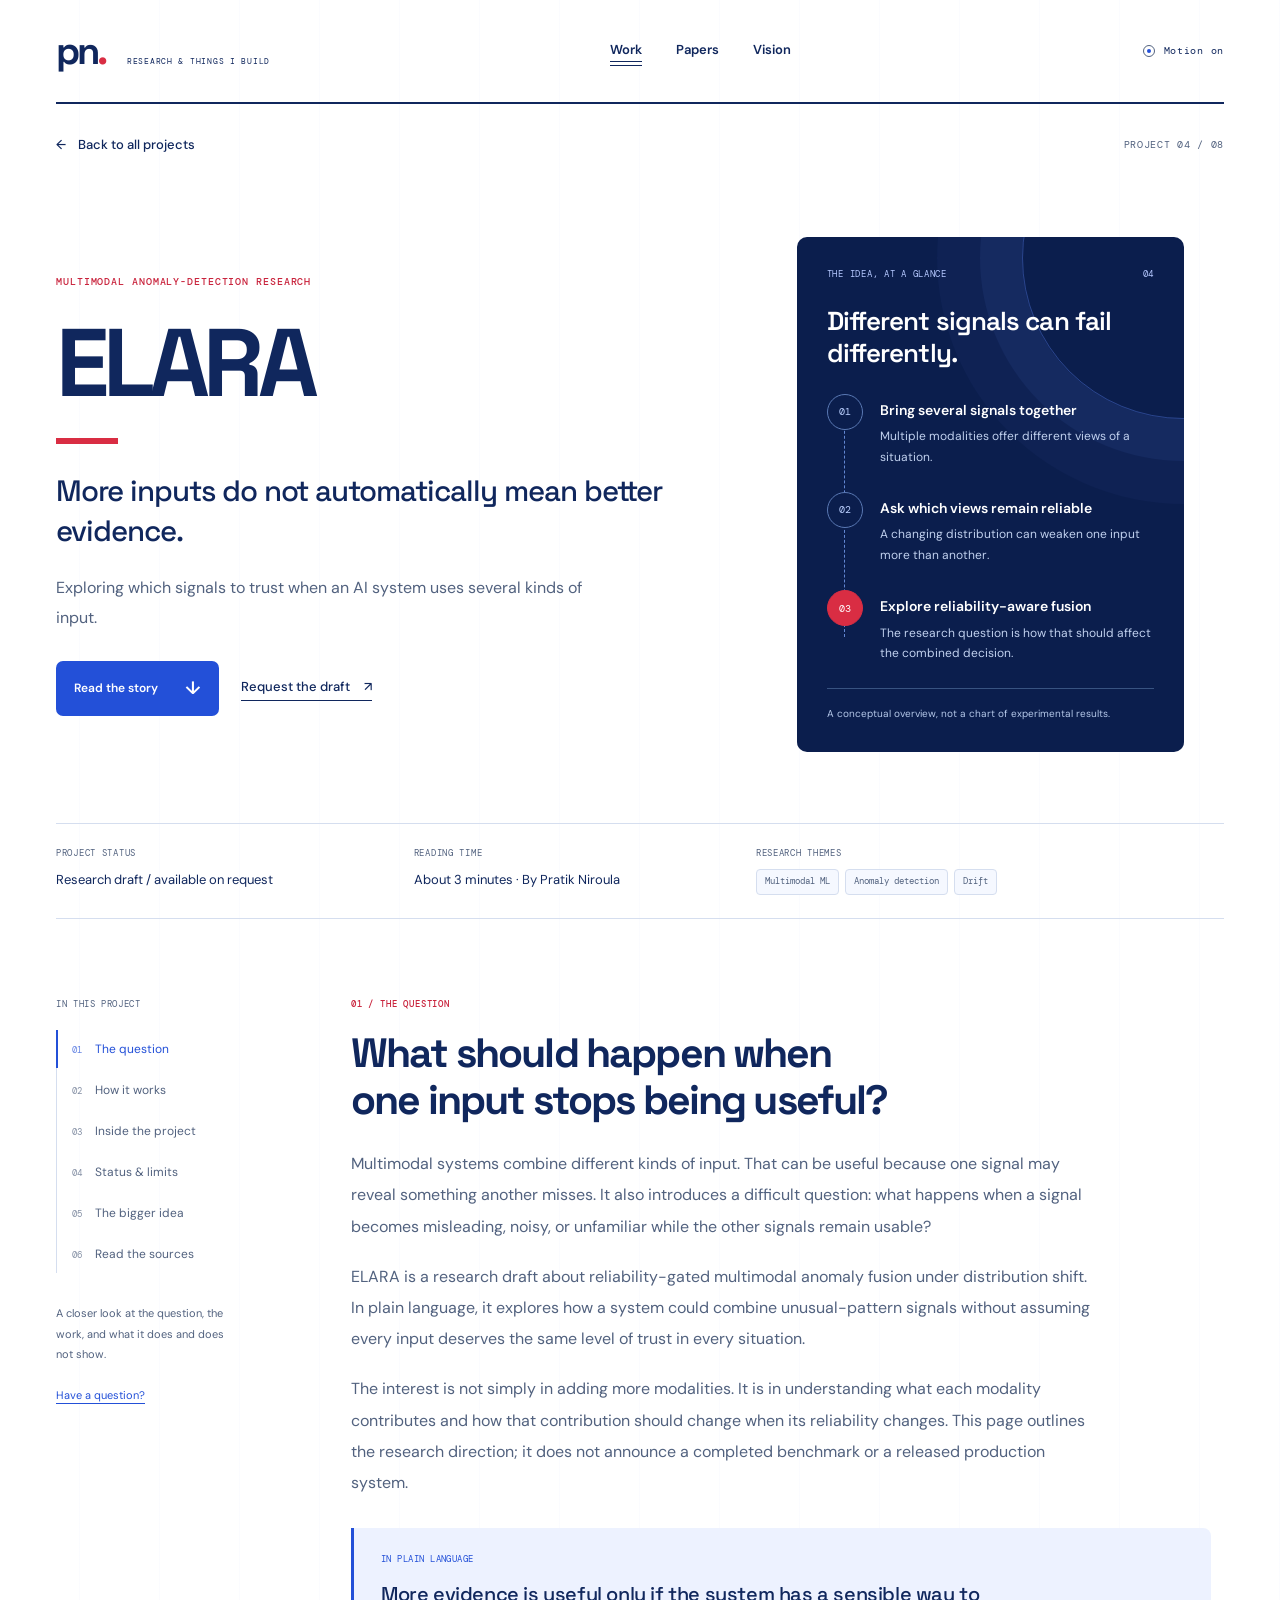
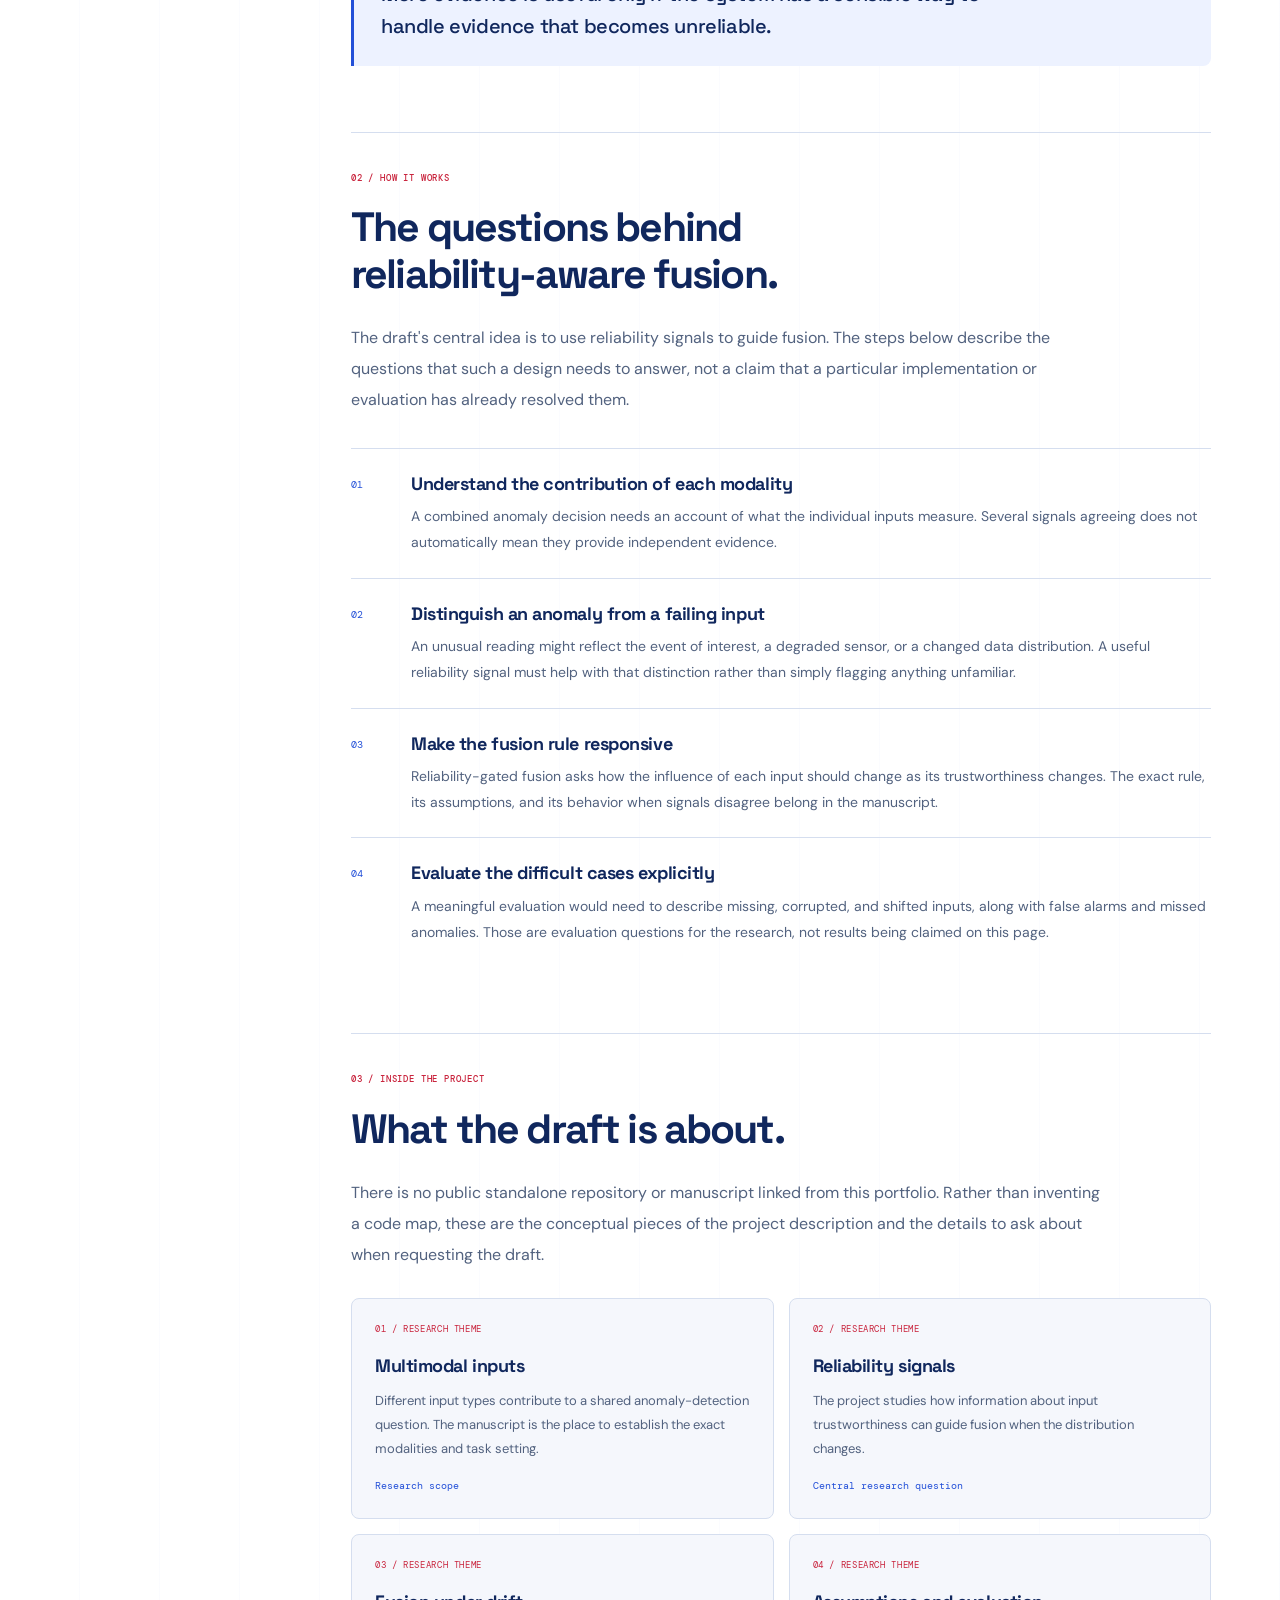
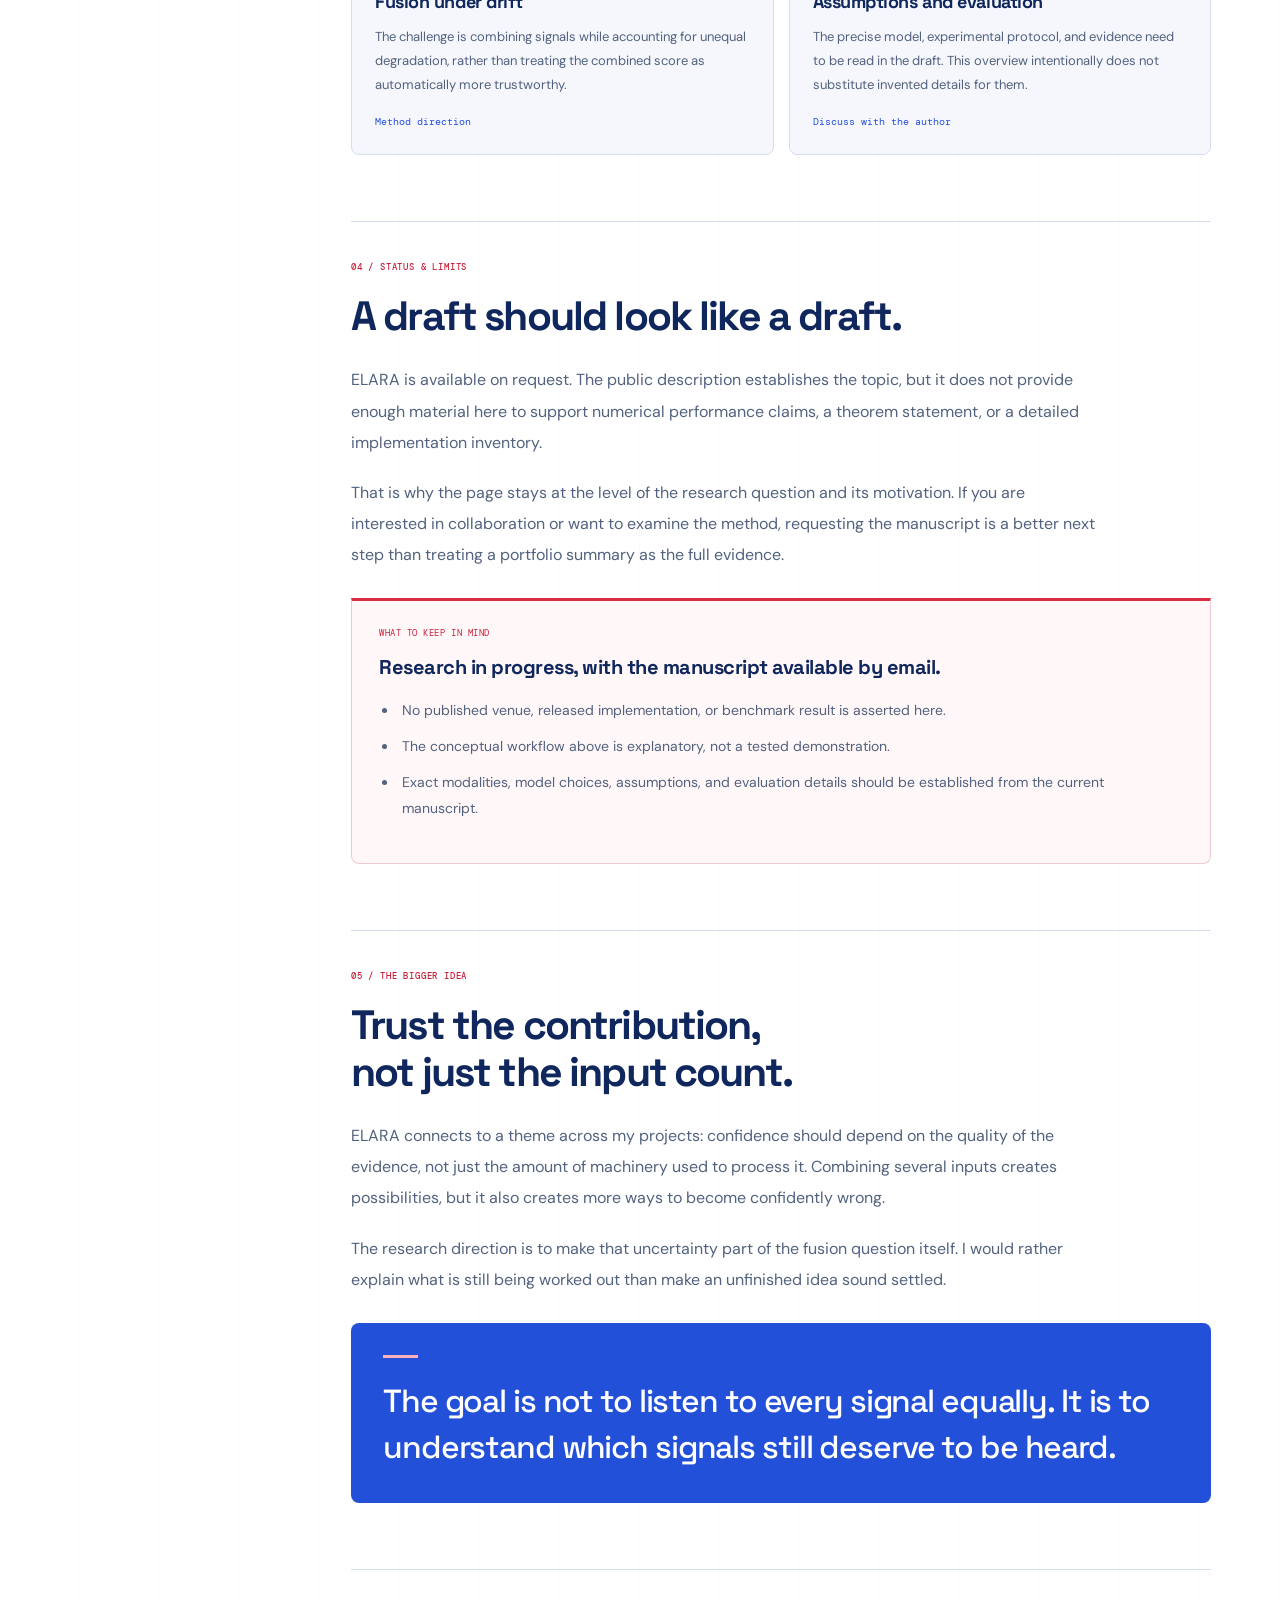
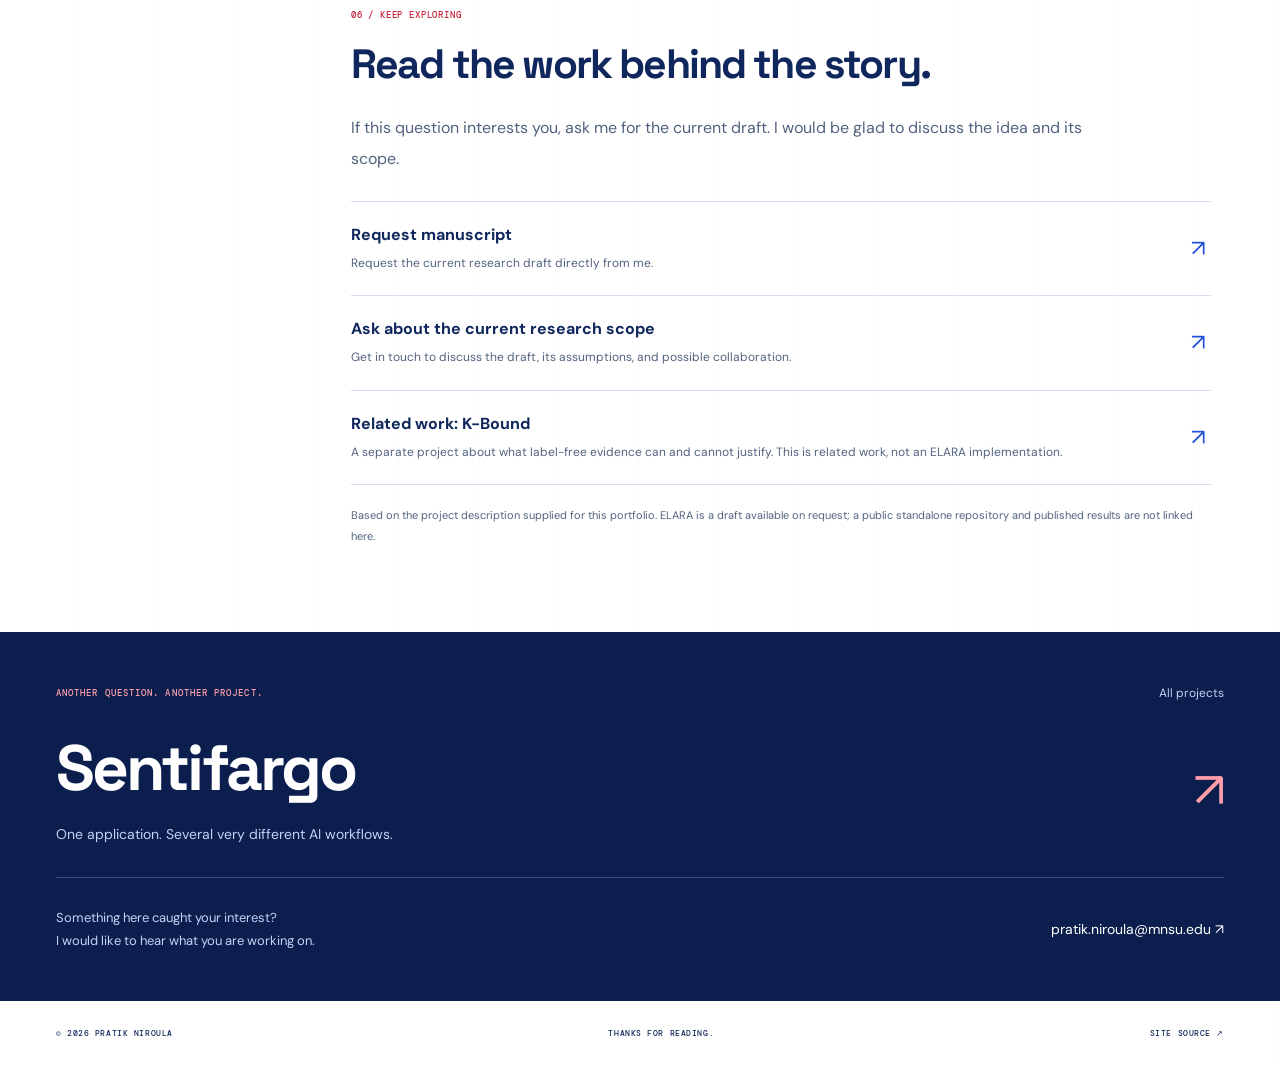
<file: projects/elara/index.html>
<!doctype html>
<html lang="en">
<head>
  <meta charset="UTF-8" />
  <meta name="viewport" content="width=device-width, initial-scale=1" />
  <meta name="theme-color" content="#ffffff" />
  <title>ELARA | Pratik Niroula</title>
  <meta name="description" content="Exploring which signals to trust when an AI system uses several kinds of input." />
  <meta property="og:title" content="ELARA | Pratik Niroula" />
  <meta property="og:description" content="More inputs do not automatically mean better evidence." />
  <meta property="og:type" content="article" />
  <meta property="og:url" content="https://pratikn03.github.io/Website/projects/elara/" />
  <link rel="canonical" href="https://pratikn03.github.io/Website/projects/elara/" />
  <link rel="icon" href="../../favicon.svg" type="image/svg+xml" />
  <link rel="preconnect" href="https://fonts.googleapis.com" />
  <link rel="preconnect" href="https://fonts.gstatic.com" crossorigin />
  <link href="https://fonts.googleapis.com/css2?family=DM+Mono:wght@400;500&family=DM+Sans:wght@400;500;600;700&family=Space+Grotesk:wght@400;500;600;700&display=swap" rel="stylesheet" />
  <link rel="stylesheet" href="../../portfolio.css" />
  <link rel="stylesheet" href="../../case-study.css" />
  <script src="../../case-study.js" defer></script>
  <script type="application/ld+json">{"@context":"https://schema.org","@type":"Article","headline":"ELARA: More inputs do not automatically mean better evidence.","description":"Exploring which signals to trust when an AI system uses several kinds of input.","author":{"@type":"Person","name":"Pratik Niroula","url":"https://pratikn03.github.io/Website/"},"mainEntityOfPage":"https://pratikn03.github.io/Website/projects/elara/","inLanguage":"en","about":["Multimodal ML","Anomaly detection","Drift"]}</script>
</head>
<body class="case-study">
  <a class="skip-link" href="#main">Skip to project story</a>
  <div class="page-progress" aria-hidden="true"></div>
  <header class="site-header wrap">
    <a class="wordmark" href="../../" aria-label="Pratik Niroula, home">pn<span class="brand-dot">.</span><span class="wordmark-caption">RESEARCH &amp; THINGS I BUILD</span></a>
    <nav class="primary-nav" aria-label="Main navigation"><a href="../../#work" aria-current="page">Work</a><a href="../../#papers">Papers</a><a href="../../#vision">Vision</a></nav>
    <button class="motion-toggle mono" id="motion-toggle" type="button" aria-pressed="true"><span class="motion-indicator" aria-hidden="true"></span><span id="motion-label">Motion on</span></button>
  </header>
  <main id="main">
    <article aria-labelledby="story-title">
      <div class="wrap">
        <div class="story-breadcrumb"><a href="../../#work"><span aria-hidden="true">&larr;</span> Back to all projects</a><span class="mono">PROJECT 04 / 08</span></div>
        <header class="story-hero">
          <div class="story-hero-copy">
            <p class="eyebrow">MULTIMODAL ANOMALY-DETECTION RESEARCH</p>
            <h1 id="story-title">ELARA</h1>
            <p class="story-subtitle">More inputs do not automatically mean better evidence.</p>
            <p class="story-deck">Exploring which signals to trust when an AI system uses several kinds of input.</p>
            <div class="story-actions"><a class="button button-dark" href="#question">Read the story <span aria-hidden="true">&darr;</span></a><a class="text-link" href="mailto:pratik.niroula@mnsu.edu?subject=ELARA%20manuscript%20request">Request the draft <span aria-hidden="true">&nearr;</span></a></div>
          </div>
          <figure class="story-map" aria-labelledby="map-title">
            <p class="mono"><span>THE IDEA, AT A GLANCE</span><span>04</span></p>
            <h2 class="story-map-title" id="map-title">Different signals can fail differently.</h2>
            <ol><li><span class="story-step-number" aria-hidden="true">01</span><div><strong>Bring several signals together</strong><p>Multiple modalities offer different views of a situation.</p></div></li>
<li><span class="story-step-number" aria-hidden="true">02</span><div><strong>Ask which views remain reliable</strong><p>A changing distribution can weaken one input more than another.</p></div></li>
<li><span class="story-step-number" aria-hidden="true">03</span><div><strong>Explore reliability-aware fusion</strong><p>The research question is how that should affect the combined decision.</p></div></li></ol>
            <figcaption>A conceptual overview, not a chart of experimental results.</figcaption>
          </figure>
        </header>
        <dl class="story-facts">
          <div><dt>Project status</dt><dd>Research draft / available on request</dd></div>
          <div><dt>Reading time</dt><dd>About 3 minutes &middot; By Pratik Niroula</dd></div>
          <div><dt>Research themes</dt><dd><div class="project-tags"><span>Multimodal ML</span><span>Anomaly detection</span><span>Drift</span></div></dd></div>
        </dl>
        <div class="story-layout">
          <aside class="story-aside">
            <p class="mono">IN THIS PROJECT</p>
            <nav class="story-toc" aria-label="On this page"><a href="#question"><span aria-hidden="true">01</span>The question</a>
<a href="#approach"><span aria-hidden="true">02</span>How it works</a>
<a href="#inside"><span aria-hidden="true">03</span>Inside the project</a>
<a href="#evidence"><span aria-hidden="true">04</span>Status &amp; limits</a>
<a href="#takeaway"><span aria-hidden="true">05</span>The bigger idea</a>
<a href="#resources"><span aria-hidden="true">06</span>Read the sources</a></nav>
            <p class="story-aside-note">A closer look at the question, the work, and what it does and does not show.<br><br><a href="mailto:pratik.niroula@mnsu.edu?subject=ELARA%20project%20question">Have a question?</a></p>
          </aside>
          <div class="story-body">
            <section class="story-section" id="question">
              <p class="eyebrow">01 / THE QUESTION</p><h2>What should happen when one input stops being useful?</h2>
              <div class="story-prose"><p>Multimodal systems combine different kinds of input. That can be useful because one signal may reveal something another misses. It also introduces a difficult question: what happens when a signal becomes misleading, noisy, or unfamiliar while the other signals remain usable?</p>
<p>ELARA is a research draft about reliability-gated multimodal anomaly fusion under distribution shift. In plain language, it explores how a system could combine unusual-pattern signals without assuming every input deserves the same level of trust in every situation.</p>
<p>The interest is not simply in adding more modalities. It is in understanding what each modality contributes and how that contribution should change when its reliability changes. This page outlines the research direction; it does not announce a completed benchmark or a released production system.</p></div>
              <aside class="story-callout"><span class="mono">IN PLAIN LANGUAGE</span><p>More evidence is useful only if the system has a sensible way to handle evidence that becomes unreliable.</p></aside>
            </section>
            <section class="story-section" id="approach">
              <p class="eyebrow">02 / HOW IT WORKS</p><h2>The questions behind reliability-aware fusion.</h2>
              <div class="story-prose"><p>The draft&#39;s central idea is to use reliability signals to guide fusion. The steps below describe the questions that such a design needs to answer, not a claim that a particular implementation or evaluation has already resolved them.</p></div>
              <ol class="story-flow"><li><div><h3>Understand the contribution of each modality</h3><p>A combined anomaly decision needs an account of what the individual inputs measure. Several signals agreeing does not automatically mean they provide independent evidence.</p></div></li>
<li><div><h3>Distinguish an anomaly from a failing input</h3><p>An unusual reading might reflect the event of interest, a degraded sensor, or a changed data distribution. A useful reliability signal must help with that distinction rather than simply flagging anything unfamiliar.</p></div></li>
<li><div><h3>Make the fusion rule responsive</h3><p>Reliability-gated fusion asks how the influence of each input should change as its trustworthiness changes. The exact rule, its assumptions, and its behavior when signals disagree belong in the manuscript.</p></div></li>
<li><div><h3>Evaluate the difficult cases explicitly</h3><p>A meaningful evaluation would need to describe missing, corrupted, and shifted inputs, along with false alarms and missed anomalies. Those are evaluation questions for the research, not results being claimed on this page.</p></div></li></ol>
            </section>
            <section class="story-section" id="inside">
              <p class="eyebrow">03 / INSIDE THE PROJECT</p><h2>What the draft is about.</h2>
              <div class="story-prose"><p>There is no public standalone repository or manuscript linked from this portfolio. Rather than inventing a code map, these are the conceptual pieces of the project description and the details to ask about when requesting the draft.</p></div>
              <div class="story-components"><section class="story-component"><span class="mono">01 / RESEARCH THEME</span><h3>Multimodal inputs</h3><p>Different input types contribute to a shared anomaly-detection question. The manuscript is the place to establish the exact modalities and task setting.</p><code>Research scope</code></section>
<section class="story-component"><span class="mono">02 / RESEARCH THEME</span><h3>Reliability signals</h3><p>The project studies how information about input trustworthiness can guide fusion when the distribution changes.</p><code>Central research question</code></section>
<section class="story-component"><span class="mono">03 / RESEARCH THEME</span><h3>Fusion under drift</h3><p>The challenge is combining signals while accounting for unequal degradation, rather than treating the combined score as automatically more trustworthy.</p><code>Method direction</code></section>
<section class="story-component"><span class="mono">04 / RESEARCH THEME</span><h3>Assumptions and evaluation</h3><p>The precise model, experimental protocol, and evidence need to be read in the draft. This overview intentionally does not substitute invented details for them.</p><code>Discuss with the author</code></section></div>
            </section>
            <section class="story-section" id="evidence">
              <p class="eyebrow">04 / STATUS &amp; LIMITS</p><h2>A draft should look like a draft.</h2>
              <div class="story-prose"><p>ELARA is available on request. The public description establishes the topic, but it does not provide enough material here to support numerical performance claims, a theorem statement, or a detailed implementation inventory.</p>
<p>That is why the page stays at the level of the research question and its motivation. If you are interested in collaboration or want to examine the method, requesting the manuscript is a better next step than treating a portfolio summary as the full evidence.</p></div>
              <aside class="story-status"><span class="mono">WHAT TO KEEP IN MIND</span><h3>Research in progress, with the manuscript available by email.</h3><ul><li>No published venue, released implementation, or benchmark result is asserted here.</li><li>The conceptual workflow above is explanatory, not a tested demonstration.</li><li>Exact modalities, model choices, assumptions, and evaluation details should be established from the current manuscript.</li></ul></aside>
            </section>
            <section class="story-section" id="takeaway">
              <p class="eyebrow">05 / THE BIGGER IDEA</p><h2>Trust the contribution, not just the input count.</h2>
              <div class="story-prose"><p>ELARA connects to a theme across my projects: confidence should depend on the quality of the evidence, not just the amount of machinery used to process it. Combining several inputs creates possibilities, but it also creates more ways to become confidently wrong.</p>
<p>The research direction is to make that uncertainty part of the fusion question itself. I would rather explain what is still being worked out than make an unfinished idea sound settled.</p></div>
              <div class="story-takeaway"><p>The goal is not to listen to every signal equally. It is to understand which signals still deserve to be heard.</p></div>
            </section>
            <section class="story-section" id="resources">
              <p class="eyebrow">06 / KEEP EXPLORING</p><h2>Read the work behind the story.</h2>
              <div class="story-prose"><p>If this question interests you, ask me for the current draft. I would be glad to discuss the idea and its scope.</p></div>
              <div class="story-resources"><a class="story-resource" href="mailto:pratik.niroula@mnsu.edu?subject=ELARA%20manuscript%20request"><div><strong>Request manuscript</strong><p>Request the current research draft directly from me.</p></div><span class="resource-arrow" aria-hidden="true">&nearr;</span></a>
<a class="story-resource" href="mailto:pratik.niroula@mnsu.edu?subject=ELARA%20research%20discussion"><div><strong>Ask about the current research scope</strong><p>Get in touch to discuss the draft, its assumptions, and possible collaboration.</p></div><span class="resource-arrow" aria-hidden="true">&nearr;</span></a>
<a class="story-resource" href="../kbound/"><div><strong>Related work: K-Bound</strong><p>A separate project about what label-free evidence can and cannot justify. This is related work, not an ELARA implementation.</p></div><span class="resource-arrow" aria-hidden="true">&nearr;</span></a></div>
              <p class="story-source-note">Based on the project description supplied for this portfolio. ELARA is a draft available on request; a public standalone repository and published results are not linked here.</p>
            </section>
          </div>
        </div>
      </div>
    </article>
    <section class="story-next" aria-labelledby="next-title"><div class="wrap">
      <div class="story-next-top"><p class="eyebrow">ANOTHER QUESTION. ANOTHER PROJECT.</p><a href="../../#work">All projects</a></div>
      <a class="story-next-link" href="../sentifargo/"><div><h2 id="next-title">Sentifargo</h2><p>One application. Several very different AI workflows.</p></div><span class="story-next-arrow" aria-hidden="true">&nearr;</span></a>
      <div class="story-contact"><p>Something here caught your interest?<br>I would like to hear what you are working on.</p><a href="mailto:pratik.niroula@mnsu.edu">pratik.niroula@mnsu.edu &nearr;</a></div>
    </div></section>
  </main>
  <footer class="site-footer wrap mono"><span>&copy; <span id="year">2026</span> PRATIK NIROULA</span><span>THANKS FOR READING.</span><a href="https://github.com/Pratikn03/Website" target="_blank" rel="noopener noreferrer">SITE SOURCE &nearr;</a></footer>
</body>
</html>
</file>
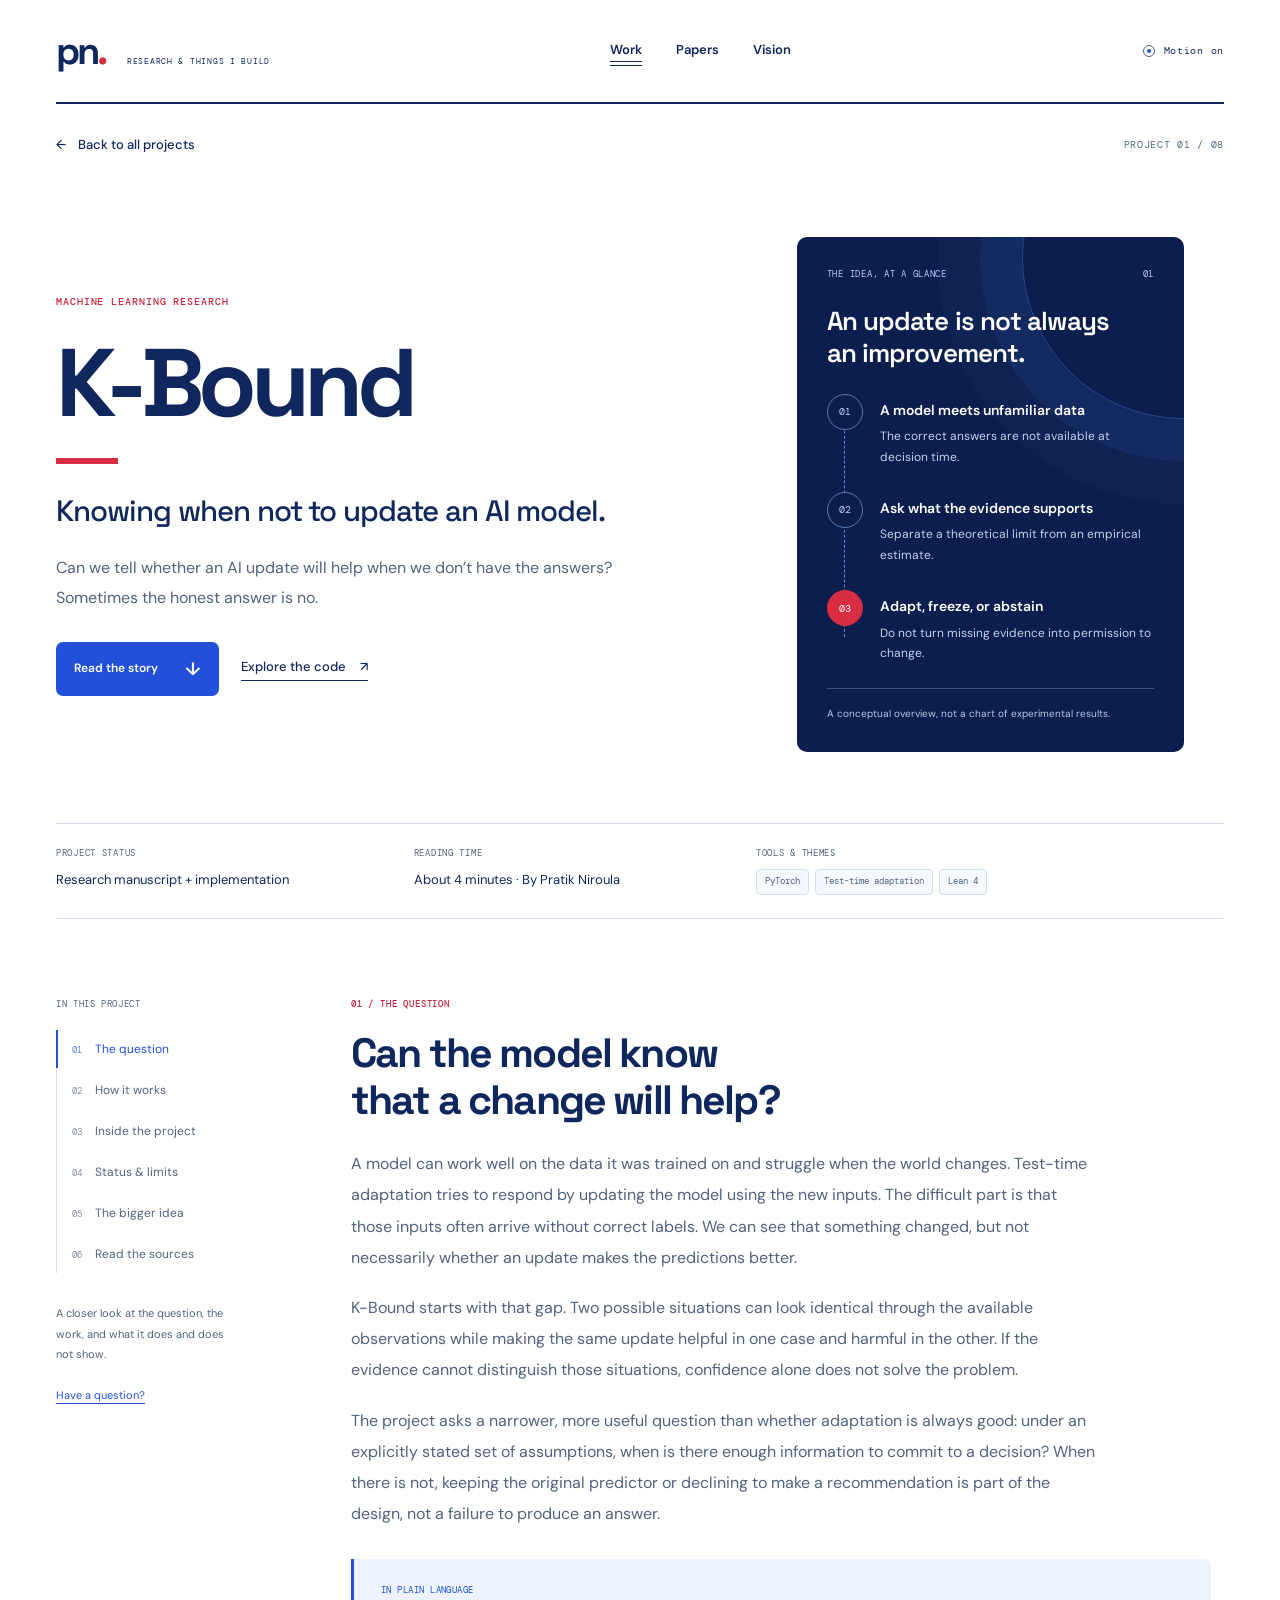
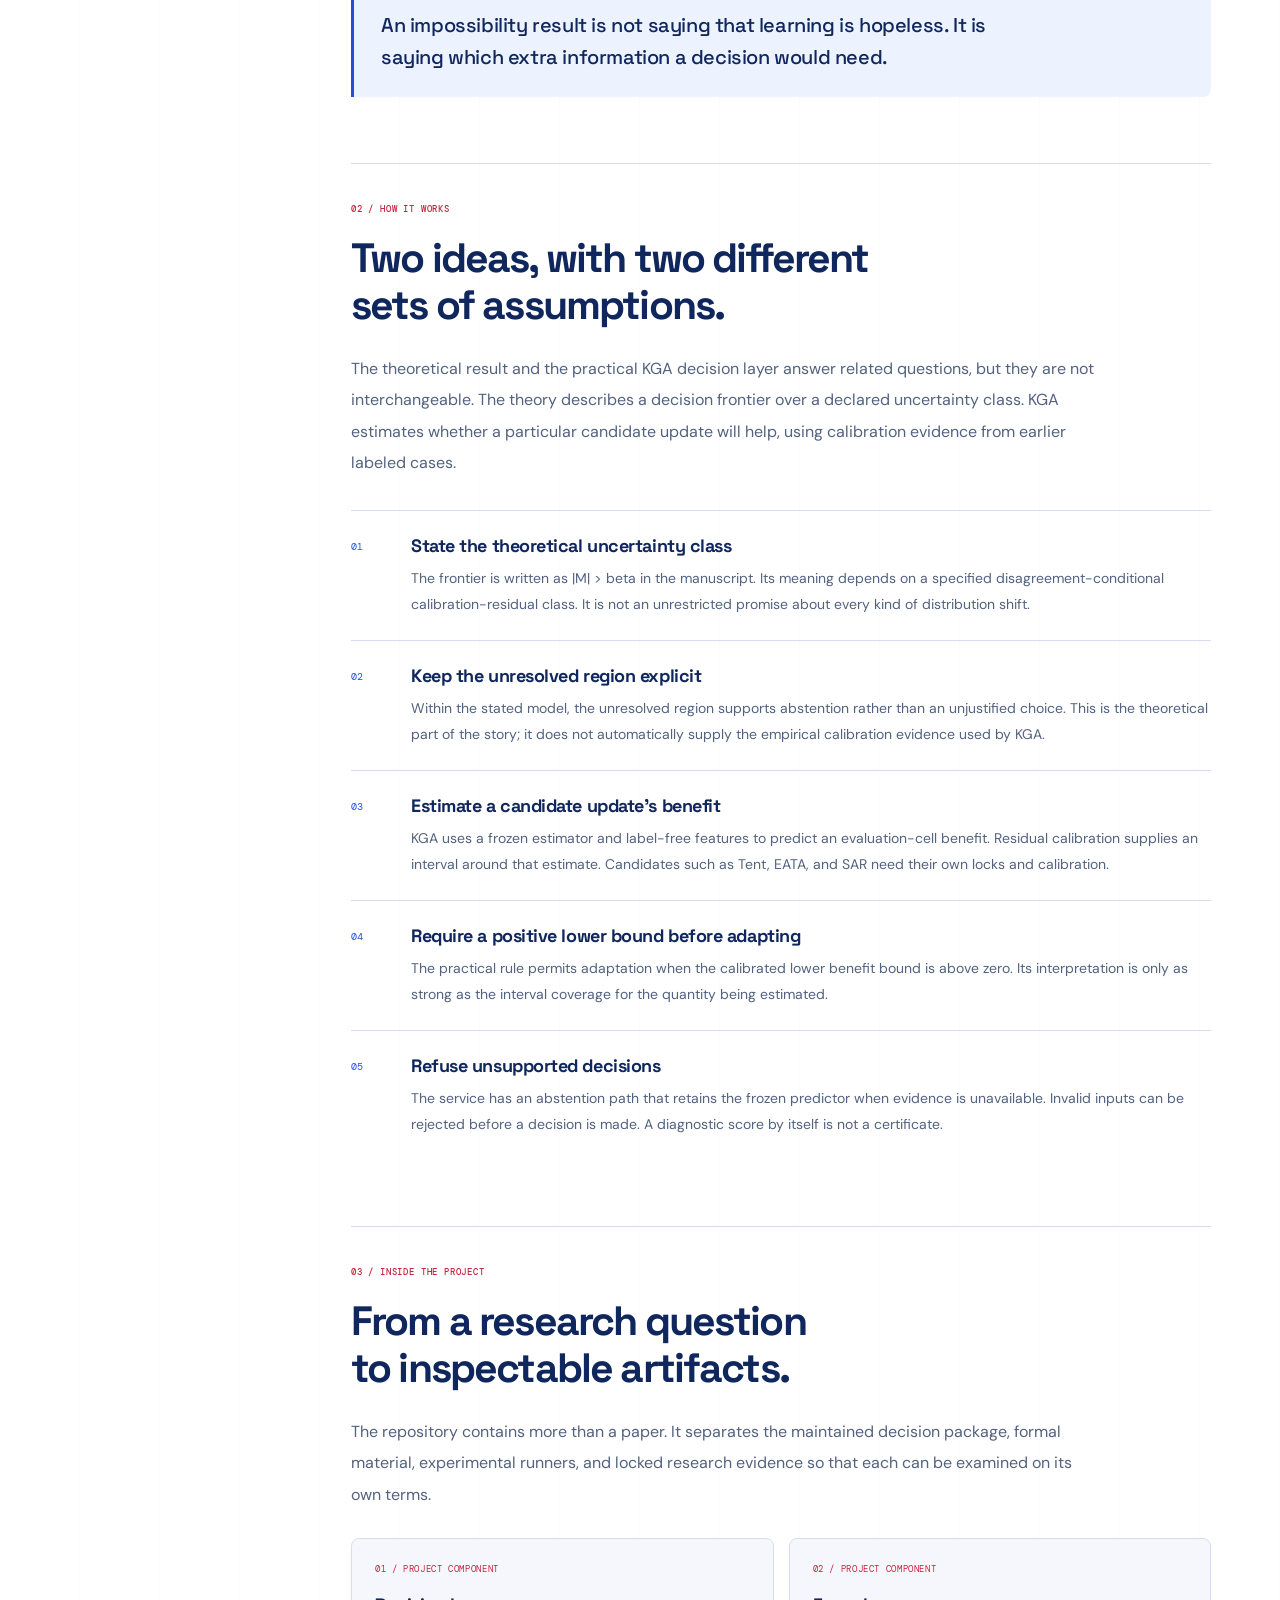
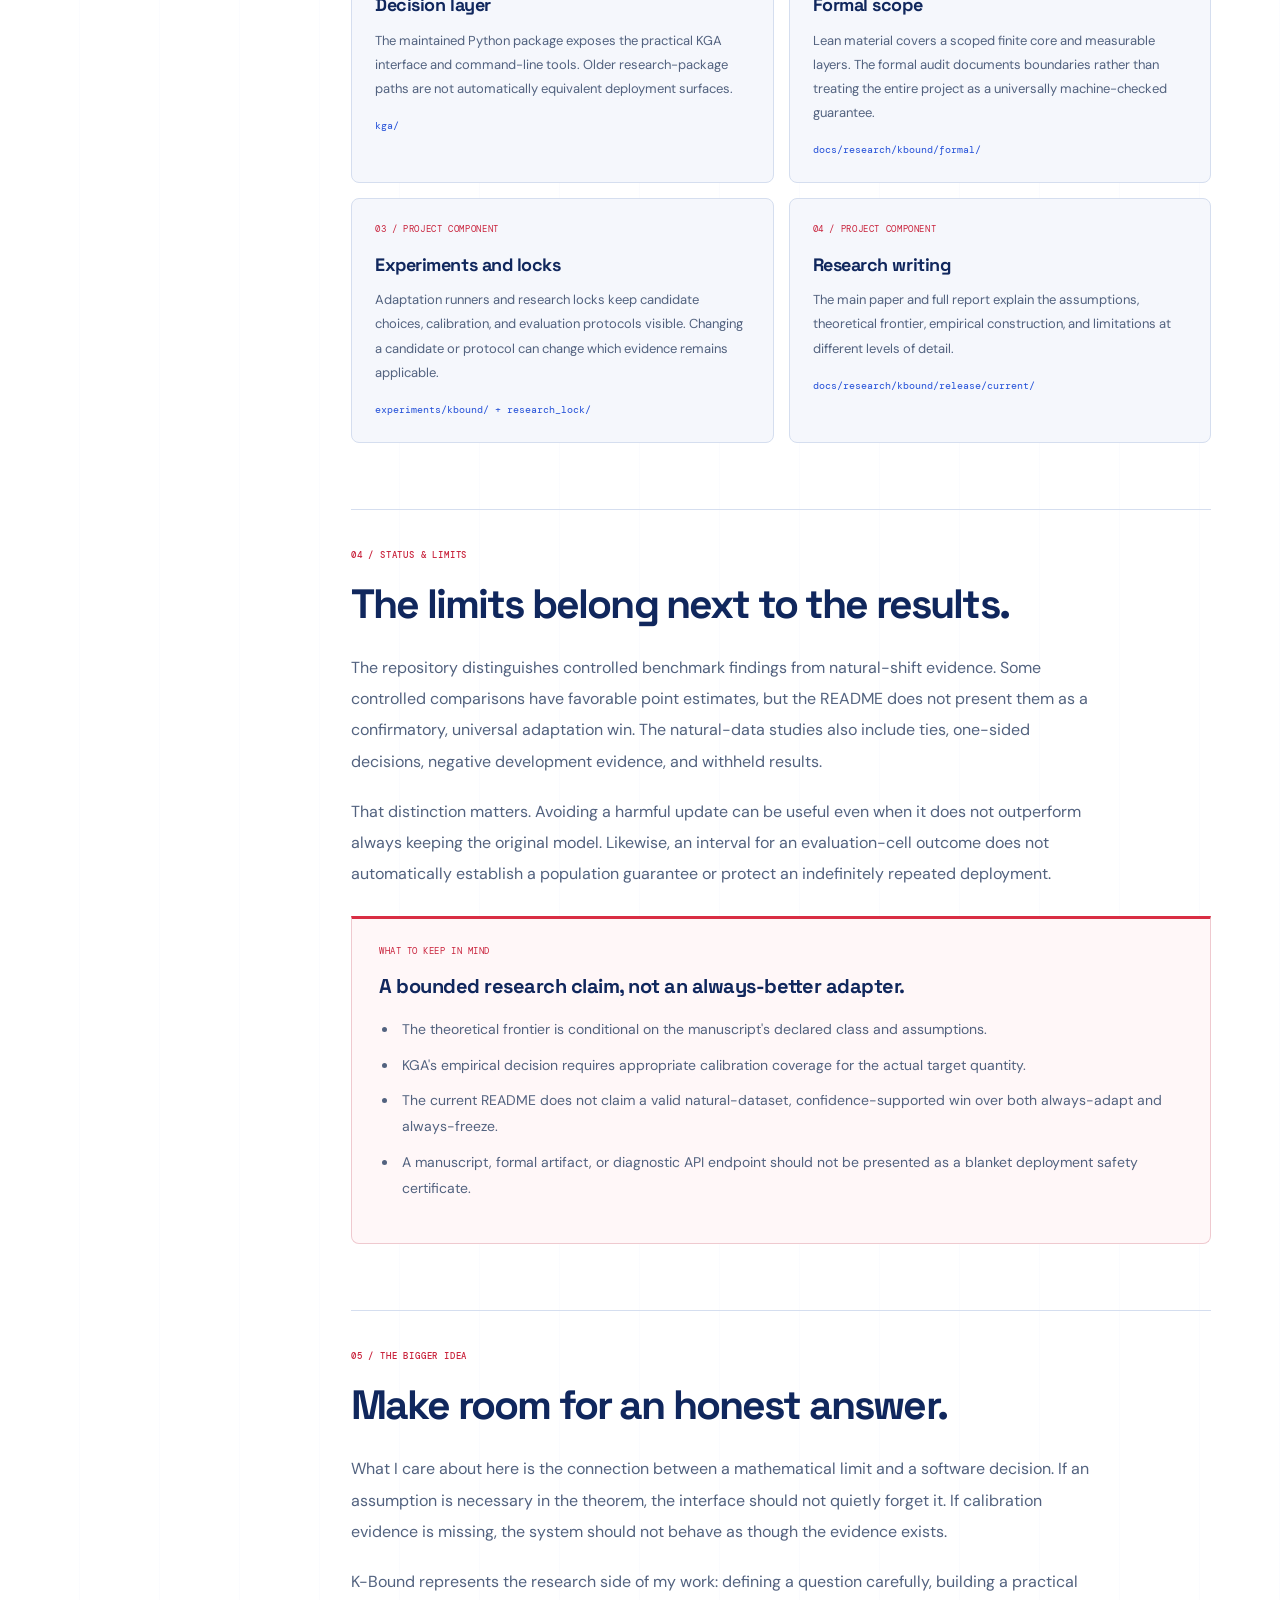
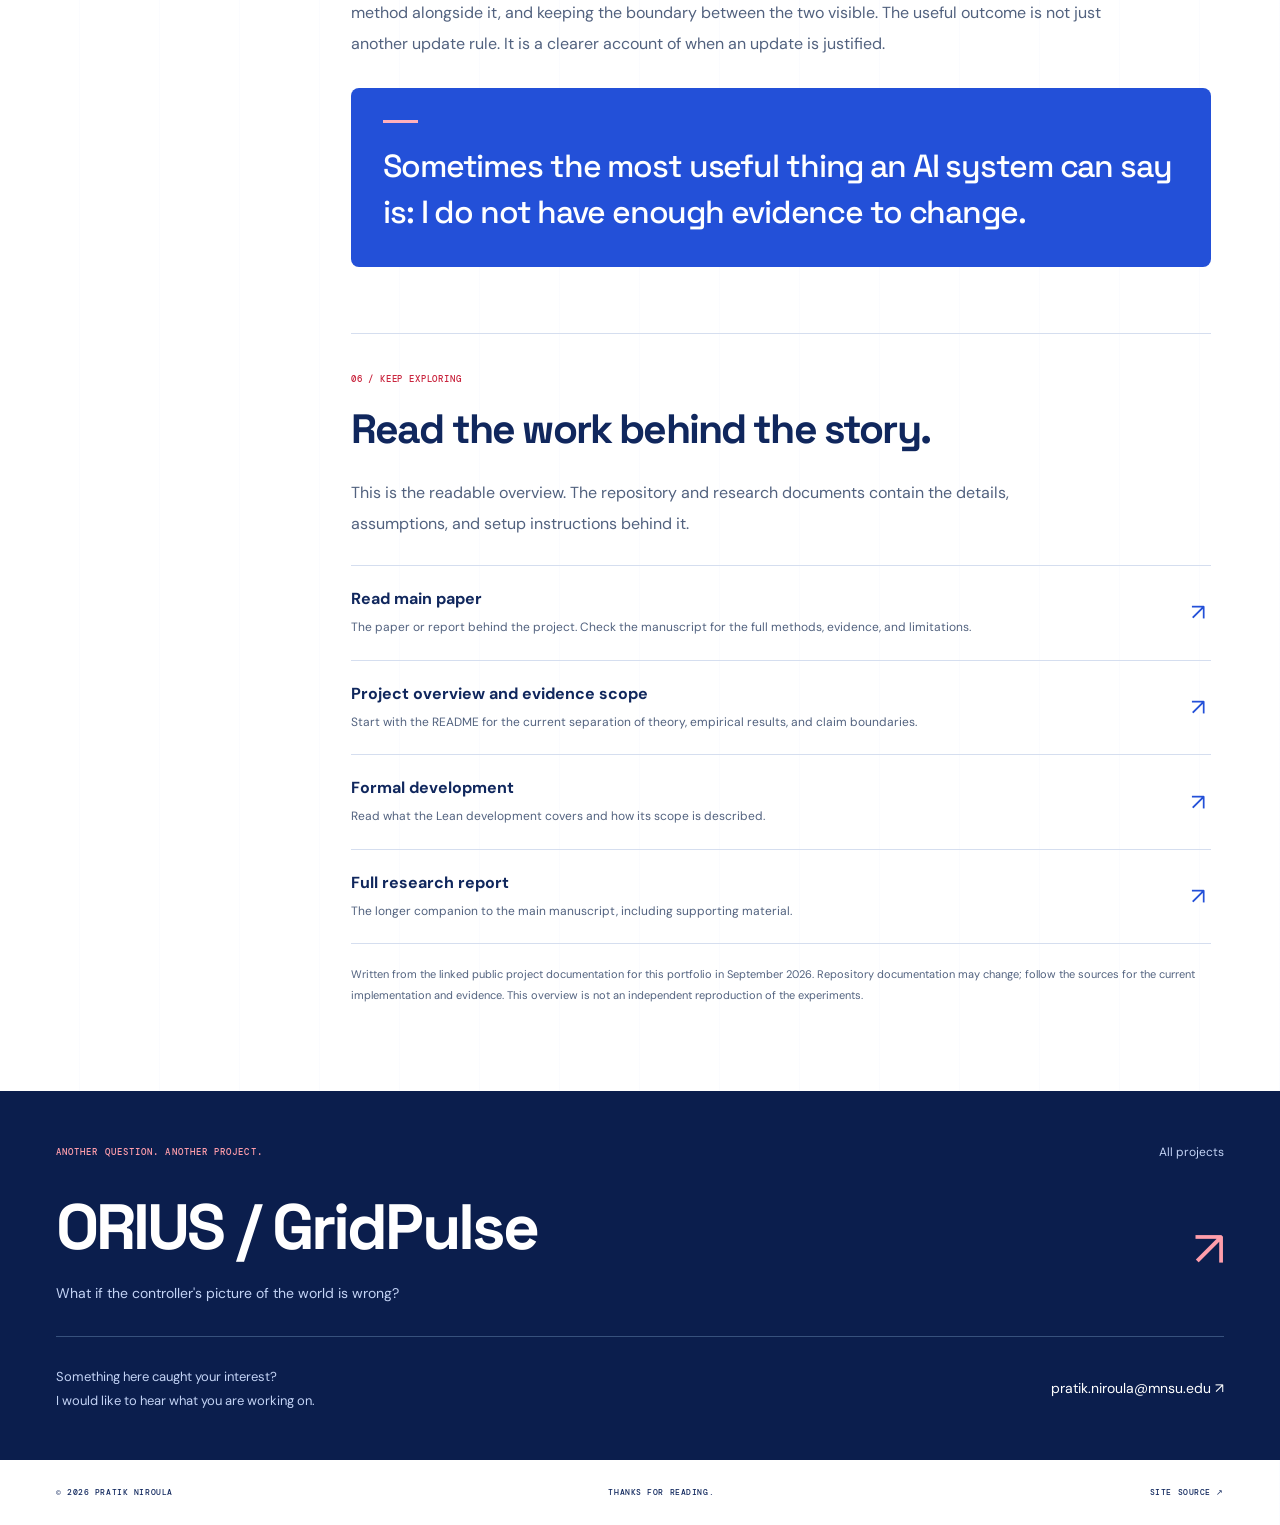
<file: projects/kbound/index.html>
<!doctype html>
<html lang="en">
<head>
  <meta charset="UTF-8" />
  <meta name="viewport" content="width=device-width, initial-scale=1" />
  <meta name="theme-color" content="#ffffff" />
  <title>K-Bound | Pratik Niroula</title>
  <meta name="description" content="Can we tell whether an AI update will help when we don’t have the answers? Sometimes the honest answer is no." />
  <meta property="og:title" content="K-Bound | Pratik Niroula" />
  <meta property="og:description" content="Knowing when not to update an AI model." />
  <meta property="og:type" content="article" />
  <meta property="og:url" content="https://pratikn03.github.io/Website/projects/kbound/" />
  <link rel="canonical" href="https://pratikn03.github.io/Website/projects/kbound/" />
  <link rel="icon" href="../../favicon.svg" type="image/svg+xml" />
  <link rel="preconnect" href="https://fonts.googleapis.com" />
  <link rel="preconnect" href="https://fonts.gstatic.com" crossorigin />
  <link href="https://fonts.googleapis.com/css2?family=DM+Mono:wght@400;500&family=DM+Sans:wght@400;500;600;700&family=Space+Grotesk:wght@400;500;600;700&display=swap" rel="stylesheet" />
  <link rel="stylesheet" href="../../portfolio.css" />
  <link rel="stylesheet" href="../../case-study.css" />
  <script src="../../case-study.js" defer></script>
  <script type="application/ld+json">{"@context":"https://schema.org","@type":"Article","headline":"K-Bound: Knowing when not to update an AI model.","description":"Can we tell whether an AI update will help when we don’t have the answers? Sometimes the honest answer is no.","author":{"@type":"Person","name":"Pratik Niroula","url":"https://pratikn03.github.io/Website/"},"mainEntityOfPage":"https://pratikn03.github.io/Website/projects/kbound/","inLanguage":"en","about":["PyTorch","Test-time adaptation","Lean 4"]}</script>
</head>
<body class="case-study">
  <a class="skip-link" href="#main">Skip to project story</a>
  <div class="page-progress" aria-hidden="true"></div>
  <header class="site-header wrap">
    <a class="wordmark" href="../../" aria-label="Pratik Niroula, home">pn<span class="brand-dot">.</span><span class="wordmark-caption">RESEARCH &amp; THINGS I BUILD</span></a>
    <nav class="primary-nav" aria-label="Main navigation"><a href="../../#work" aria-current="page">Work</a><a href="../../#papers">Papers</a><a href="../../#vision">Vision</a></nav>
    <button class="motion-toggle mono" id="motion-toggle" type="button" aria-pressed="true"><span class="motion-indicator" aria-hidden="true"></span><span id="motion-label">Motion on</span></button>
  </header>
  <main id="main">
    <article aria-labelledby="story-title">
      <div class="wrap">
        <div class="story-breadcrumb"><a href="../../#work"><span aria-hidden="true">&larr;</span> Back to all projects</a><span class="mono">PROJECT 01 / 08</span></div>
        <header class="story-hero">
          <div class="story-hero-copy">
            <p class="eyebrow">MACHINE LEARNING RESEARCH</p>
            <h1 id="story-title">K-Bound</h1>
            <p class="story-subtitle">Knowing when not to update an AI model.</p>
            <p class="story-deck">Can we tell whether an AI update will help when we don’t have the answers? Sometimes the honest answer is no.</p>
            <div class="story-actions"><a class="button button-dark" href="#question">Read the story <span aria-hidden="true">&darr;</span></a><a class="text-link" href="https://github.com/Pratikn03/K-Bound" target="_blank" rel="noopener noreferrer">Explore the code <span aria-hidden="true">&nearr;</span></a></div>
          </div>
          <figure class="story-map" aria-labelledby="map-title">
            <p class="mono"><span>THE IDEA, AT A GLANCE</span><span>01</span></p>
            <h2 class="story-map-title" id="map-title">An update is not always an improvement.</h2>
            <ol><li><span class="story-step-number" aria-hidden="true">01</span><div><strong>A model meets unfamiliar data</strong><p>The correct answers are not available at decision time.</p></div></li>
<li><span class="story-step-number" aria-hidden="true">02</span><div><strong>Ask what the evidence supports</strong><p>Separate a theoretical limit from an empirical estimate.</p></div></li>
<li><span class="story-step-number" aria-hidden="true">03</span><div><strong>Adapt, freeze, or abstain</strong><p>Do not turn missing evidence into permission to change.</p></div></li></ol>
            <figcaption>A conceptual overview, not a chart of experimental results.</figcaption>
          </figure>
        </header>
        <dl class="story-facts">
          <div><dt>Project status</dt><dd>Research manuscript + implementation</dd></div>
          <div><dt>Reading time</dt><dd>About 4 minutes &middot; By Pratik Niroula</dd></div>
          <div><dt>Tools & themes</dt><dd><div class="project-tags"><span>PyTorch</span><span>Test-time adaptation</span><span>Lean 4</span></div></dd></div>
        </dl>
        <div class="story-layout">
          <aside class="story-aside">
            <p class="mono">IN THIS PROJECT</p>
            <nav class="story-toc" aria-label="On this page"><a href="#question"><span aria-hidden="true">01</span>The question</a>
<a href="#approach"><span aria-hidden="true">02</span>How it works</a>
<a href="#inside"><span aria-hidden="true">03</span>Inside the project</a>
<a href="#evidence"><span aria-hidden="true">04</span>Status &amp; limits</a>
<a href="#takeaway"><span aria-hidden="true">05</span>The bigger idea</a>
<a href="#resources"><span aria-hidden="true">06</span>Read the sources</a></nav>
            <p class="story-aside-note">A closer look at the question, the work, and what it does and does not show.<br><br><a href="mailto:pratik.niroula@mnsu.edu?subject=K-Bound%20project%20question">Have a question?</a></p>
          </aside>
          <div class="story-body">
            <section class="story-section" id="question">
              <p class="eyebrow">01 / THE QUESTION</p><h2>Can the model know that a change will help?</h2>
              <div class="story-prose"><p>A model can work well on the data it was trained on and struggle when the world changes. Test-time adaptation tries to respond by updating the model using the new inputs. The difficult part is that those inputs often arrive without correct labels. We can see that something changed, but not necessarily whether an update makes the predictions better.</p>
<p>K-Bound starts with that gap. Two possible situations can look identical through the available observations while making the same update helpful in one case and harmful in the other. If the evidence cannot distinguish those situations, confidence alone does not solve the problem.</p>
<p>The project asks a narrower, more useful question than whether adaptation is always good: under an explicitly stated set of assumptions, when is there enough information to commit to a decision? When there is not, keeping the original predictor or declining to make a recommendation is part of the design, not a failure to produce an answer.</p></div>
              <aside class="story-callout"><span class="mono">IN PLAIN LANGUAGE</span><p>An impossibility result is not saying that learning is hopeless. It is saying which extra information a decision would need.</p></aside>
            </section>
            <section class="story-section" id="approach">
              <p class="eyebrow">02 / HOW IT WORKS</p><h2>Two ideas, with two different sets of assumptions.</h2>
              <div class="story-prose"><p>The theoretical result and the practical KGA decision layer answer related questions, but they are not interchangeable. The theory describes a decision frontier over a declared uncertainty class. KGA estimates whether a particular candidate update will help, using calibration evidence from earlier labeled cases.</p></div>
              <ol class="story-flow"><li><div><h3>State the theoretical uncertainty class</h3><p>The frontier is written as |M| &gt; beta in the manuscript. Its meaning depends on a specified disagreement-conditional calibration-residual class. It is not an unrestricted promise about every kind of distribution shift.</p></div></li>
<li><div><h3>Keep the unresolved region explicit</h3><p>Within the stated model, the unresolved region supports abstention rather than an unjustified choice. This is the theoretical part of the story; it does not automatically supply the empirical calibration evidence used by KGA.</p></div></li>
<li><div><h3>Estimate a candidate update&#39;s benefit</h3><p>KGA uses a frozen estimator and label-free features to predict an evaluation-cell benefit. Residual calibration supplies an interval around that estimate. Candidates such as Tent, EATA, and SAR need their own locks and calibration.</p></div></li>
<li><div><h3>Require a positive lower bound before adapting</h3><p>The practical rule permits adaptation when the calibrated lower benefit bound is above zero. Its interpretation is only as strong as the interval coverage for the quantity being estimated.</p></div></li>
<li><div><h3>Refuse unsupported decisions</h3><p>The service has an abstention path that retains the frozen predictor when evidence is unavailable. Invalid inputs can be rejected before a decision is made. A diagnostic score by itself is not a certificate.</p></div></li></ol>
            </section>
            <section class="story-section" id="inside">
              <p class="eyebrow">03 / INSIDE THE PROJECT</p><h2>From a research question to inspectable artifacts.</h2>
              <div class="story-prose"><p>The repository contains more than a paper. It separates the maintained decision package, formal material, experimental runners, and locked research evidence so that each can be examined on its own terms.</p></div>
              <div class="story-components"><section class="story-component"><span class="mono">01 / PROJECT COMPONENT</span><h3>Decision layer</h3><p>The maintained Python package exposes the practical KGA interface and command-line tools. Older research-package paths are not automatically equivalent deployment surfaces.</p><code>kga/</code></section>
<section class="story-component"><span class="mono">02 / PROJECT COMPONENT</span><h3>Formal scope</h3><p>Lean material covers a scoped finite core and measurable layers. The formal audit documents boundaries rather than treating the entire project as a universally machine-checked guarantee.</p><code>docs/research/kbound/formal/</code></section>
<section class="story-component"><span class="mono">03 / PROJECT COMPONENT</span><h3>Experiments and locks</h3><p>Adaptation runners and research locks keep candidate choices, calibration, and evaluation protocols visible. Changing a candidate or protocol can change which evidence remains applicable.</p><code>experiments/kbound/ + research_lock/</code></section>
<section class="story-component"><span class="mono">04 / PROJECT COMPONENT</span><h3>Research writing</h3><p>The main paper and full report explain the assumptions, theoretical frontier, empirical construction, and limitations at different levels of detail.</p><code>docs/research/kbound/release/current/</code></section></div>
            </section>
            <section class="story-section" id="evidence">
              <p class="eyebrow">04 / STATUS &amp; LIMITS</p><h2>The limits belong next to the results.</h2>
              <div class="story-prose"><p>The repository distinguishes controlled benchmark findings from natural-shift evidence. Some controlled comparisons have favorable point estimates, but the README does not present them as a confirmatory, universal adaptation win. The natural-data studies also include ties, one-sided decisions, negative development evidence, and withheld results.</p>
<p>That distinction matters. Avoiding a harmful update can be useful even when it does not outperform always keeping the original model. Likewise, an interval for an evaluation-cell outcome does not automatically establish a population guarantee or protect an indefinitely repeated deployment.</p></div>
              <aside class="story-status"><span class="mono">WHAT TO KEEP IN MIND</span><h3>A bounded research claim, not an always-better adapter.</h3><ul><li>The theoretical frontier is conditional on the manuscript&#39;s declared class and assumptions.</li><li>KGA&#39;s empirical decision requires appropriate calibration coverage for the actual target quantity.</li><li>The current README does not claim a valid natural-dataset, confidence-supported win over both always-adapt and always-freeze.</li><li>A manuscript, formal artifact, or diagnostic API endpoint should not be presented as a blanket deployment safety certificate.</li></ul></aside>
            </section>
            <section class="story-section" id="takeaway">
              <p class="eyebrow">05 / THE BIGGER IDEA</p><h2>Make room for an honest answer.</h2>
              <div class="story-prose"><p>What I care about here is the connection between a mathematical limit and a software decision. If an assumption is necessary in the theorem, the interface should not quietly forget it. If calibration evidence is missing, the system should not behave as though the evidence exists.</p>
<p>K-Bound represents the research side of my work: defining a question carefully, building a practical method alongside it, and keeping the boundary between the two visible. The useful outcome is not just another update rule. It is a clearer account of when an update is justified.</p></div>
              <div class="story-takeaway"><p>Sometimes the most useful thing an AI system can say is: I do not have enough evidence to change.</p></div>
            </section>
            <section class="story-section" id="resources">
              <p class="eyebrow">06 / KEEP EXPLORING</p><h2>Read the work behind the story.</h2>
              <div class="story-prose"><p>This is the readable overview. The repository and research documents contain the details, assumptions, and setup instructions behind it.</p></div>
              <div class="story-resources"><a class="story-resource" href="https://github.com/Pratikn03/K-Bound/blob/main/docs/research/kbound/release/current/kbound_short_main.pdf" target="_blank" rel="noopener noreferrer"><div><strong>Read main paper</strong><p>The paper or report behind the project. Check the manuscript for the full methods, evidence, and limitations.</p></div><span class="resource-arrow" aria-hidden="true">&nearr;</span></a>
<a class="story-resource" href="https://github.com/Pratikn03/K-Bound" target="_blank" rel="noopener noreferrer"><div><strong>Project overview and evidence scope</strong><p>Start with the README for the current separation of theory, empirical results, and claim boundaries.</p></div><span class="resource-arrow" aria-hidden="true">&nearr;</span></a>
<a class="story-resource" href="https://github.com/Pratikn03/K-Bound/blob/main/docs/research/kbound/formal/README.md" target="_blank" rel="noopener noreferrer"><div><strong>Formal development</strong><p>Read what the Lean development covers and how its scope is described.</p></div><span class="resource-arrow" aria-hidden="true">&nearr;</span></a>
<a class="story-resource" href="https://github.com/Pratikn03/K-Bound/blob/main/docs/research/kbound/release/current/kbound_full_report.pdf" target="_blank" rel="noopener noreferrer"><div><strong>Full research report</strong><p>The longer companion to the main manuscript, including supporting material.</p></div><span class="resource-arrow" aria-hidden="true">&nearr;</span></a></div>
              <p class="story-source-note">Written from the linked public project documentation for this portfolio in September 2026. Repository documentation may change; follow the sources for the current implementation and evidence. This overview is not an independent reproduction of the experiments.</p>
            </section>
          </div>
        </div>
      </div>
    </article>
    <section class="story-next" aria-labelledby="next-title"><div class="wrap">
      <div class="story-next-top"><p class="eyebrow">ANOTHER QUESTION. ANOTHER PROJECT.</p><a href="../../#work">All projects</a></div>
      <a class="story-next-link" href="../orius/"><div><h2 id="next-title">ORIUS / GridPulse</h2><p>What if the controller&#39;s picture of the world is wrong?</p></div><span class="story-next-arrow" aria-hidden="true">&nearr;</span></a>
      <div class="story-contact"><p>Something here caught your interest?<br>I would like to hear what you are working on.</p><a href="mailto:pratik.niroula@mnsu.edu">pratik.niroula@mnsu.edu &nearr;</a></div>
    </div></section>
  </main>
  <footer class="site-footer wrap mono"><span>&copy; <span id="year">2026</span> PRATIK NIROULA</span><span>THANKS FOR READING.</span><a href="https://github.com/Pratikn03/Website" target="_blank" rel="noopener noreferrer">SITE SOURCE &nearr;</a></footer>
</body>
</html>
</file>
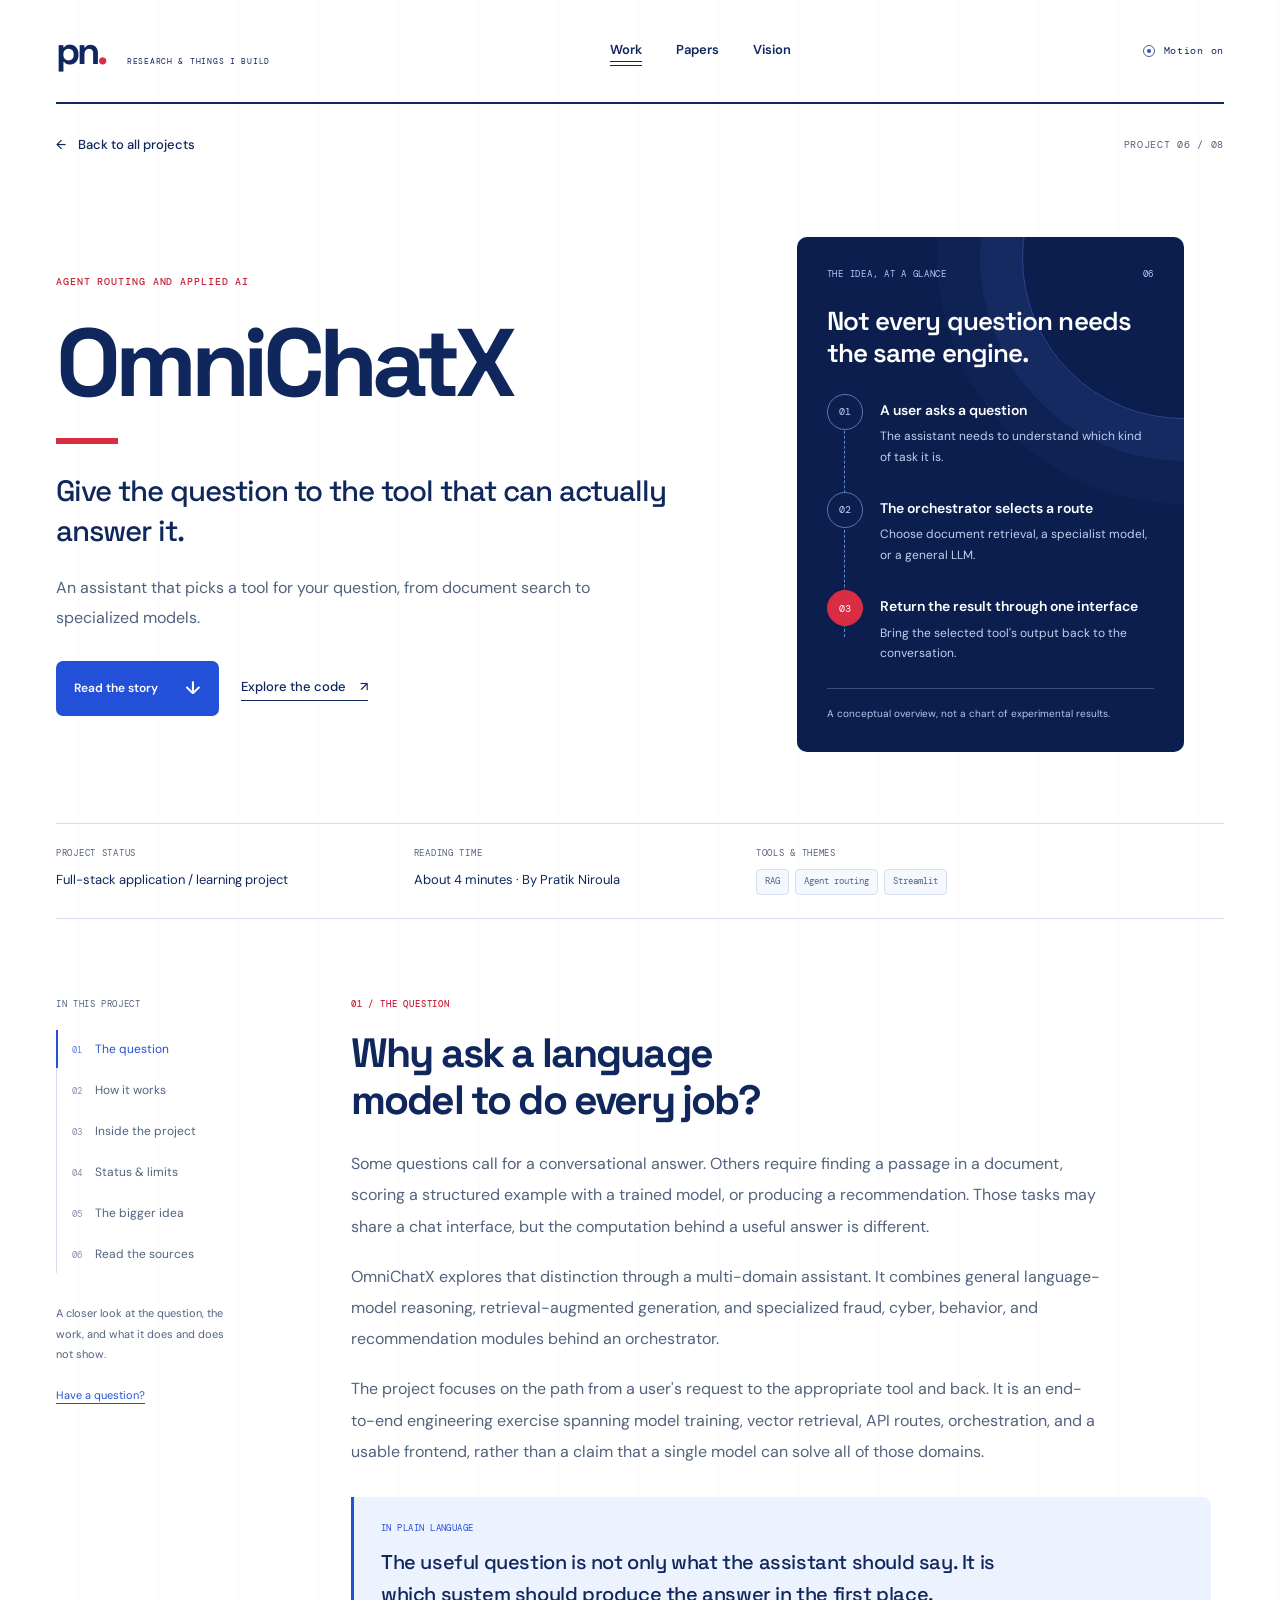
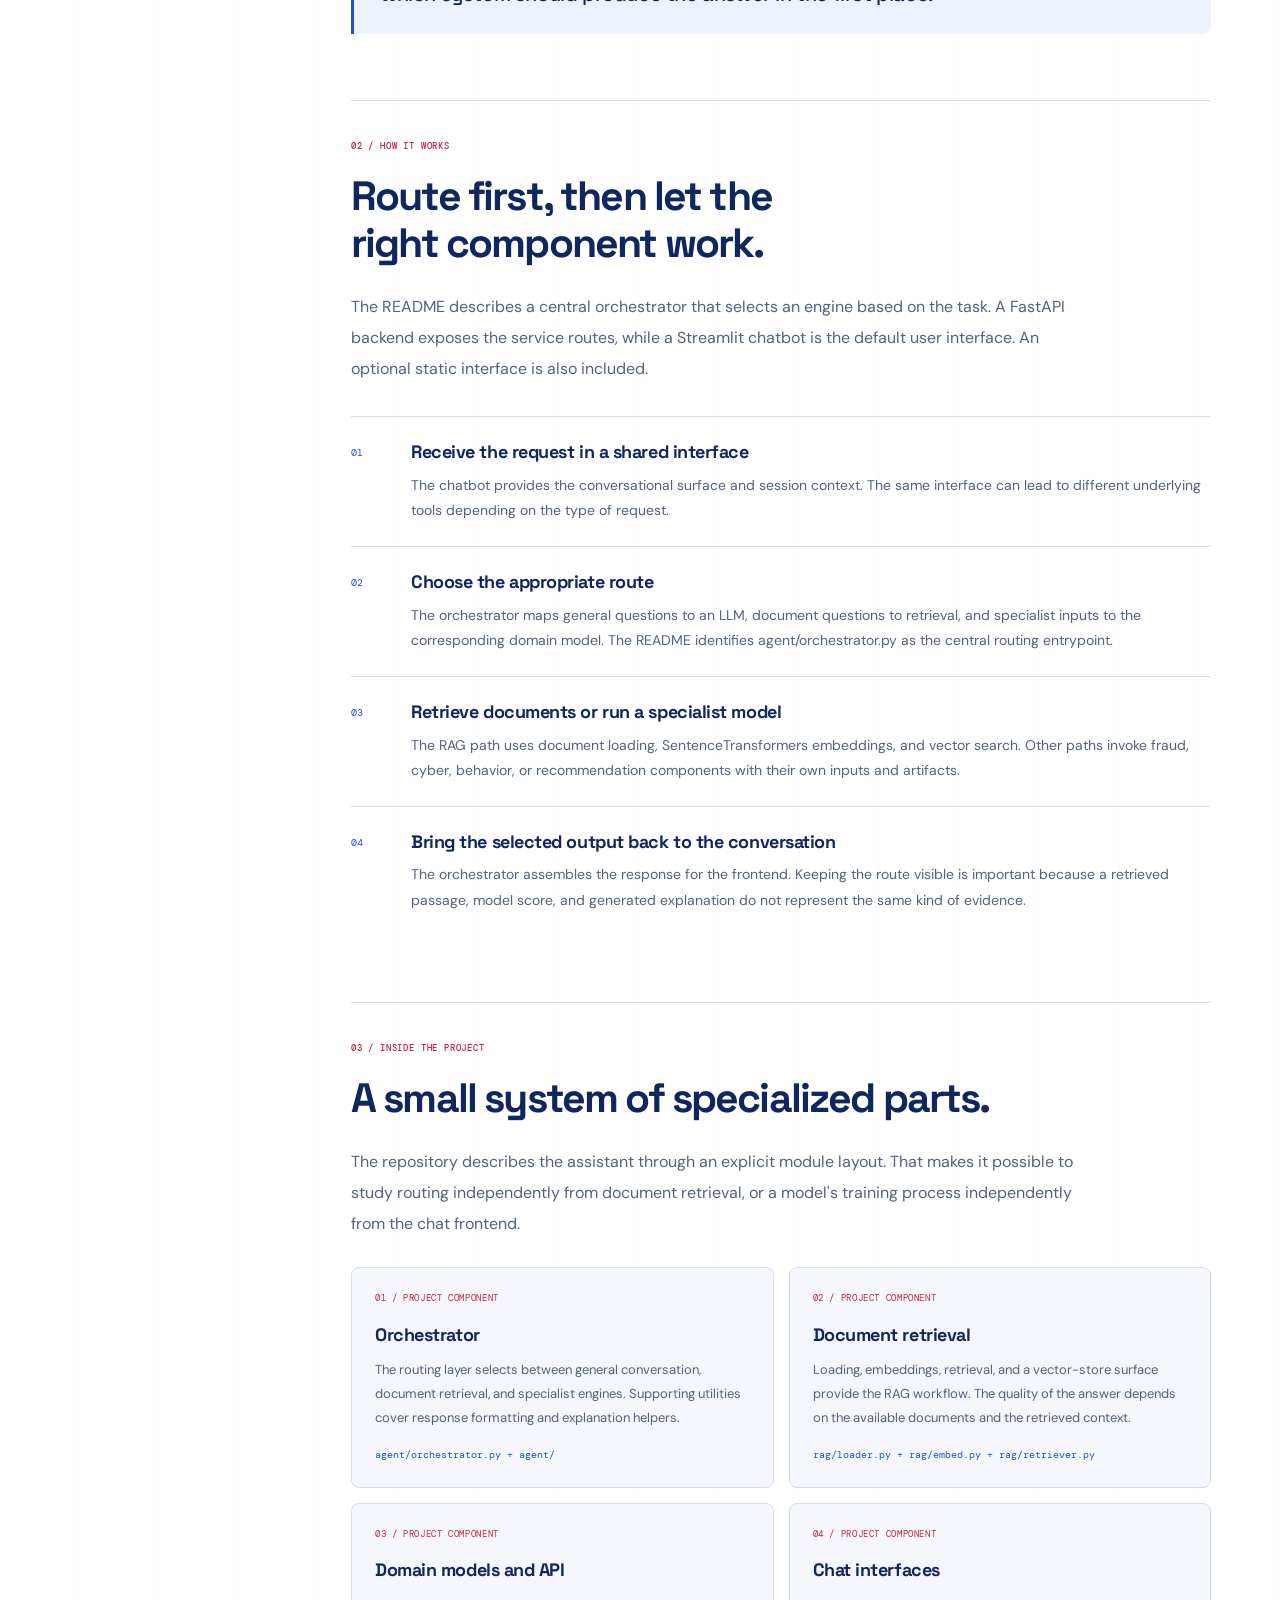
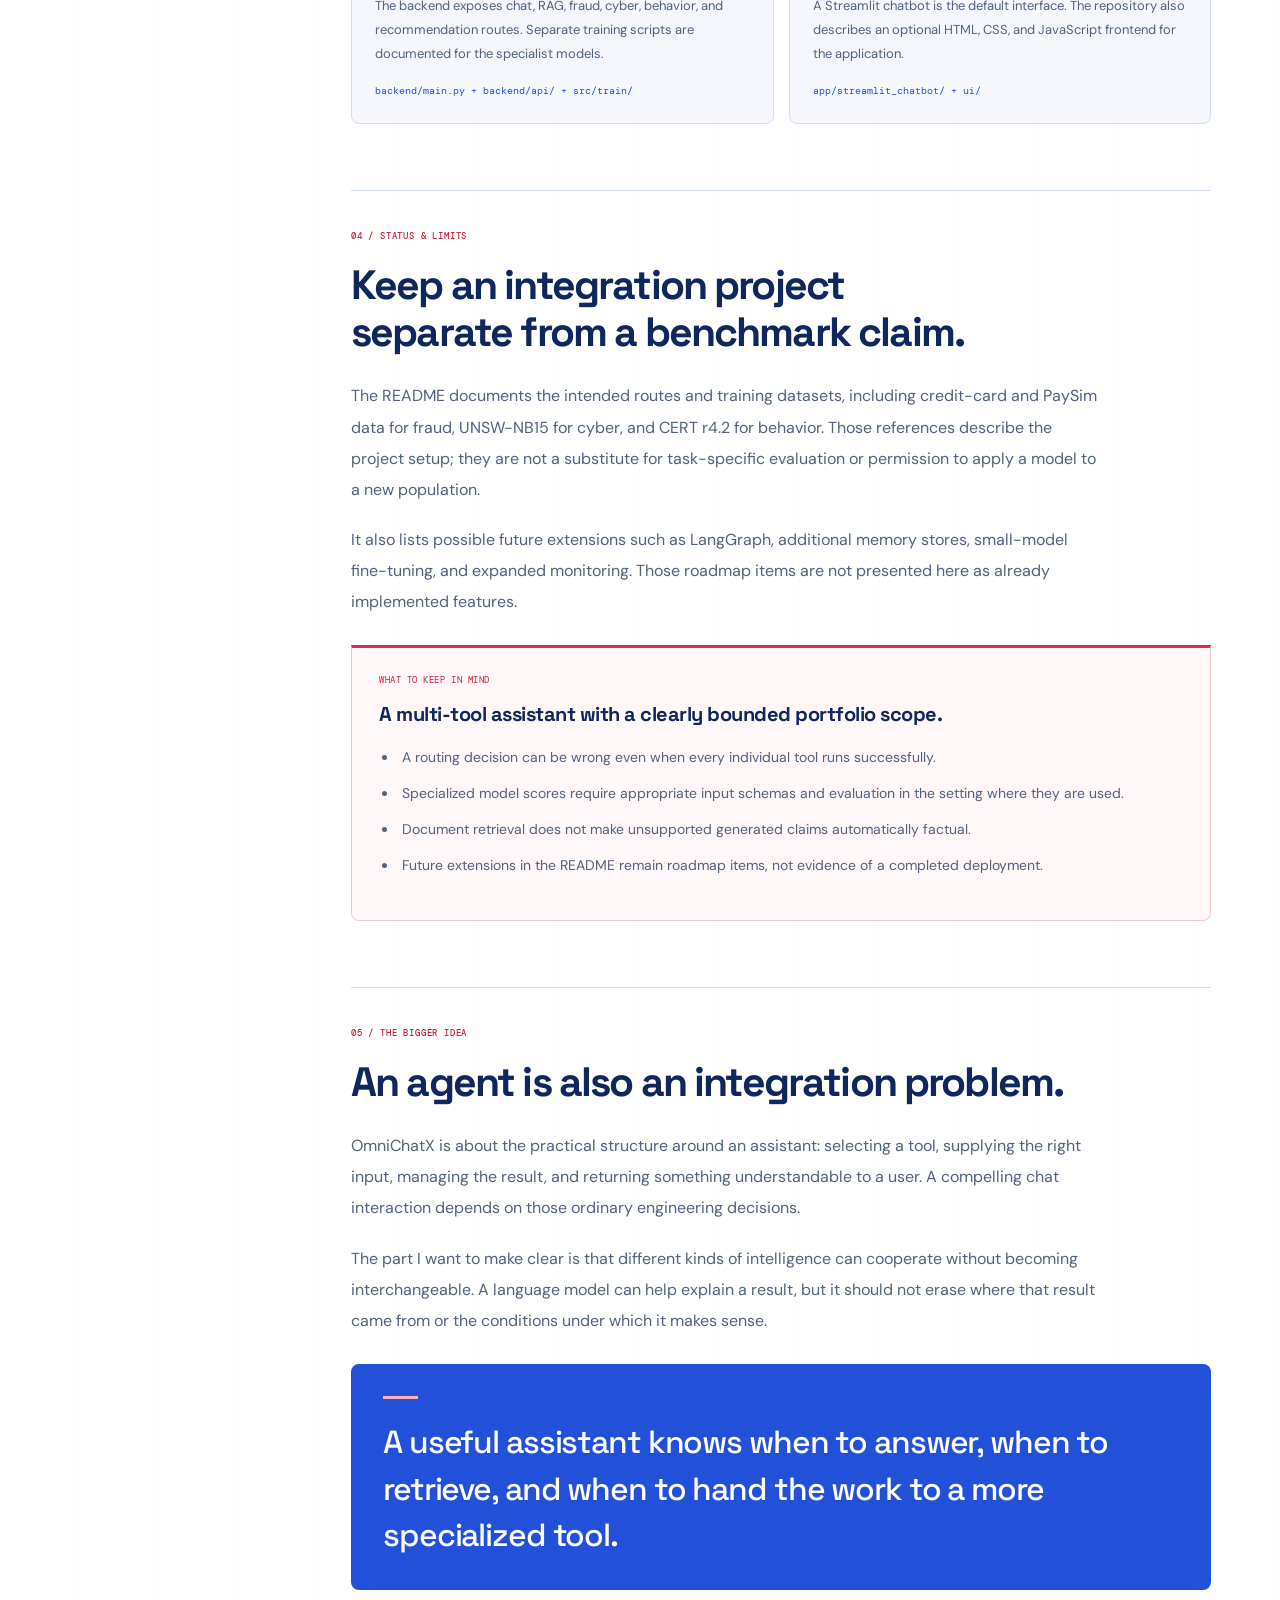
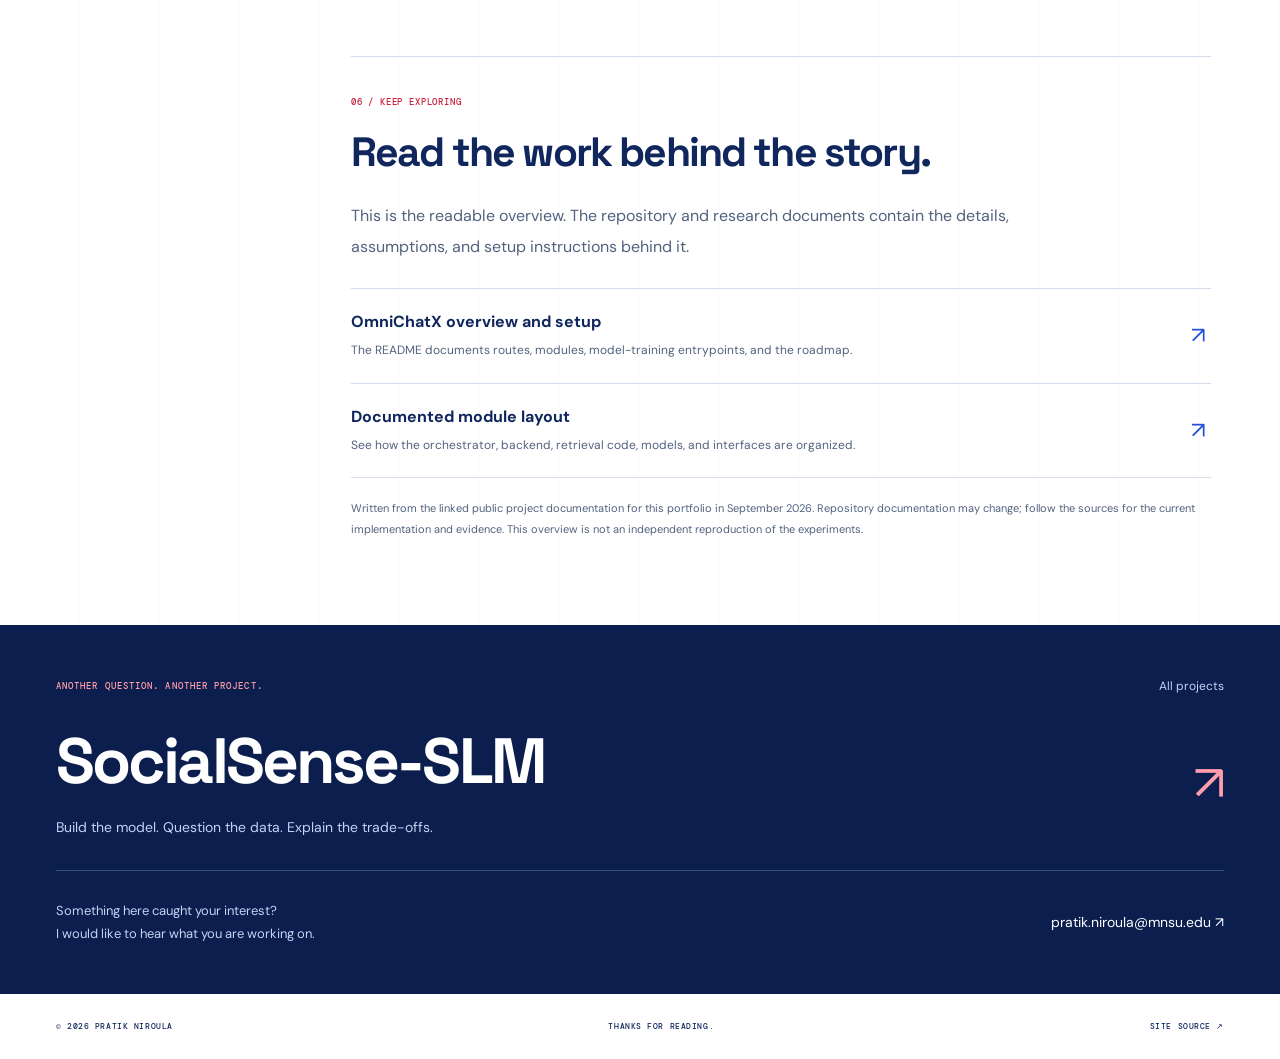
<file: projects/omnichatx/index.html>
<!doctype html>
<html lang="en">
<head>
  <meta charset="UTF-8" />
  <meta name="viewport" content="width=device-width, initial-scale=1" />
  <meta name="theme-color" content="#ffffff" />
  <title>OmniChatX | Pratik Niroula</title>
  <meta name="description" content="An assistant that picks a tool for your question, from document search to specialized models." />
  <meta property="og:title" content="OmniChatX | Pratik Niroula" />
  <meta property="og:description" content="Give the question to the tool that can actually answer it." />
  <meta property="og:type" content="article" />
  <meta property="og:url" content="https://pratikn03.github.io/Website/projects/omnichatx/" />
  <link rel="canonical" href="https://pratikn03.github.io/Website/projects/omnichatx/" />
  <link rel="icon" href="../../favicon.svg" type="image/svg+xml" />
  <link rel="preconnect" href="https://fonts.googleapis.com" />
  <link rel="preconnect" href="https://fonts.gstatic.com" crossorigin />
  <link href="https://fonts.googleapis.com/css2?family=DM+Mono:wght@400;500&family=DM+Sans:wght@400;500;600;700&family=Space+Grotesk:wght@400;500;600;700&display=swap" rel="stylesheet" />
  <link rel="stylesheet" href="../../portfolio.css" />
  <link rel="stylesheet" href="../../case-study.css" />
  <script src="../../case-study.js" defer></script>
  <script type="application/ld+json">{"@context":"https://schema.org","@type":"Article","headline":"OmniChatX: Give the question to the tool that can actually answer it.","description":"An assistant that picks a tool for your question, from document search to specialized models.","author":{"@type":"Person","name":"Pratik Niroula","url":"https://pratikn03.github.io/Website/"},"mainEntityOfPage":"https://pratikn03.github.io/Website/projects/omnichatx/","inLanguage":"en","about":["RAG","Agent routing","Streamlit"]}</script>
</head>
<body class="case-study">
  <a class="skip-link" href="#main">Skip to project story</a>
  <div class="page-progress" aria-hidden="true"></div>
  <header class="site-header wrap">
    <a class="wordmark" href="../../" aria-label="Pratik Niroula, home">pn<span class="brand-dot">.</span><span class="wordmark-caption">RESEARCH &amp; THINGS I BUILD</span></a>
    <nav class="primary-nav" aria-label="Main navigation"><a href="../../#work" aria-current="page">Work</a><a href="../../#papers">Papers</a><a href="../../#vision">Vision</a></nav>
    <button class="motion-toggle mono" id="motion-toggle" type="button" aria-pressed="true"><span class="motion-indicator" aria-hidden="true"></span><span id="motion-label">Motion on</span></button>
  </header>
  <main id="main">
    <article aria-labelledby="story-title">
      <div class="wrap">
        <div class="story-breadcrumb"><a href="../../#work"><span aria-hidden="true">&larr;</span> Back to all projects</a><span class="mono">PROJECT 06 / 08</span></div>
        <header class="story-hero">
          <div class="story-hero-copy">
            <p class="eyebrow">AGENT ROUTING AND APPLIED AI</p>
            <h1 id="story-title">OmniChatX</h1>
            <p class="story-subtitle">Give the question to the tool that can actually answer it.</p>
            <p class="story-deck">An assistant that picks a tool for your question, from document search to specialized models.</p>
            <div class="story-actions"><a class="button button-dark" href="#question">Read the story <span aria-hidden="true">&darr;</span></a><a class="text-link" href="https://github.com/Pratikn03/Recommnder_System" target="_blank" rel="noopener noreferrer">Explore the code <span aria-hidden="true">&nearr;</span></a></div>
          </div>
          <figure class="story-map" aria-labelledby="map-title">
            <p class="mono"><span>THE IDEA, AT A GLANCE</span><span>06</span></p>
            <h2 class="story-map-title" id="map-title">Not every question needs the same engine.</h2>
            <ol><li><span class="story-step-number" aria-hidden="true">01</span><div><strong>A user asks a question</strong><p>The assistant needs to understand which kind of task it is.</p></div></li>
<li><span class="story-step-number" aria-hidden="true">02</span><div><strong>The orchestrator selects a route</strong><p>Choose document retrieval, a specialist model, or a general LLM.</p></div></li>
<li><span class="story-step-number" aria-hidden="true">03</span><div><strong>Return the result through one interface</strong><p>Bring the selected tool&#39;s output back to the conversation.</p></div></li></ol>
            <figcaption>A conceptual overview, not a chart of experimental results.</figcaption>
          </figure>
        </header>
        <dl class="story-facts">
          <div><dt>Project status</dt><dd>Full-stack application / learning project</dd></div>
          <div><dt>Reading time</dt><dd>About 4 minutes &middot; By Pratik Niroula</dd></div>
          <div><dt>Tools & themes</dt><dd><div class="project-tags"><span>RAG</span><span>Agent routing</span><span>Streamlit</span></div></dd></div>
        </dl>
        <div class="story-layout">
          <aside class="story-aside">
            <p class="mono">IN THIS PROJECT</p>
            <nav class="story-toc" aria-label="On this page"><a href="#question"><span aria-hidden="true">01</span>The question</a>
<a href="#approach"><span aria-hidden="true">02</span>How it works</a>
<a href="#inside"><span aria-hidden="true">03</span>Inside the project</a>
<a href="#evidence"><span aria-hidden="true">04</span>Status &amp; limits</a>
<a href="#takeaway"><span aria-hidden="true">05</span>The bigger idea</a>
<a href="#resources"><span aria-hidden="true">06</span>Read the sources</a></nav>
            <p class="story-aside-note">A closer look at the question, the work, and what it does and does not show.<br><br><a href="mailto:pratik.niroula@mnsu.edu?subject=OmniChatX%20project%20question">Have a question?</a></p>
          </aside>
          <div class="story-body">
            <section class="story-section" id="question">
              <p class="eyebrow">01 / THE QUESTION</p><h2>Why ask a language model to do every job?</h2>
              <div class="story-prose"><p>Some questions call for a conversational answer. Others require finding a passage in a document, scoring a structured example with a trained model, or producing a recommendation. Those tasks may share a chat interface, but the computation behind a useful answer is different.</p>
<p>OmniChatX explores that distinction through a multi-domain assistant. It combines general language-model reasoning, retrieval-augmented generation, and specialized fraud, cyber, behavior, and recommendation modules behind an orchestrator.</p>
<p>The project focuses on the path from a user&#39;s request to the appropriate tool and back. It is an end-to-end engineering exercise spanning model training, vector retrieval, API routes, orchestration, and a usable frontend, rather than a claim that a single model can solve all of those domains.</p></div>
              <aside class="story-callout"><span class="mono">IN PLAIN LANGUAGE</span><p>The useful question is not only what the assistant should say. It is which system should produce the answer in the first place.</p></aside>
            </section>
            <section class="story-section" id="approach">
              <p class="eyebrow">02 / HOW IT WORKS</p><h2>Route first, then let the right component work.</h2>
              <div class="story-prose"><p>The README describes a central orchestrator that selects an engine based on the task. A FastAPI backend exposes the service routes, while a Streamlit chatbot is the default user interface. An optional static interface is also included.</p></div>
              <ol class="story-flow"><li><div><h3>Receive the request in a shared interface</h3><p>The chatbot provides the conversational surface and session context. The same interface can lead to different underlying tools depending on the type of request.</p></div></li>
<li><div><h3>Choose the appropriate route</h3><p>The orchestrator maps general questions to an LLM, document questions to retrieval, and specialist inputs to the corresponding domain model. The README identifies agent/orchestrator.py as the central routing entrypoint.</p></div></li>
<li><div><h3>Retrieve documents or run a specialist model</h3><p>The RAG path uses document loading, SentenceTransformers embeddings, and vector search. Other paths invoke fraud, cyber, behavior, or recommendation components with their own inputs and artifacts.</p></div></li>
<li><div><h3>Bring the selected output back to the conversation</h3><p>The orchestrator assembles the response for the frontend. Keeping the route visible is important because a retrieved passage, model score, and generated explanation do not represent the same kind of evidence.</p></div></li></ol>
            </section>
            <section class="story-section" id="inside">
              <p class="eyebrow">03 / INSIDE THE PROJECT</p><h2>A small system of specialized parts.</h2>
              <div class="story-prose"><p>The repository describes the assistant through an explicit module layout. That makes it possible to study routing independently from document retrieval, or a model&#39;s training process independently from the chat frontend.</p></div>
              <div class="story-components"><section class="story-component"><span class="mono">01 / PROJECT COMPONENT</span><h3>Orchestrator</h3><p>The routing layer selects between general conversation, document retrieval, and specialist engines. Supporting utilities cover response formatting and explanation helpers.</p><code>agent/orchestrator.py + agent/</code></section>
<section class="story-component"><span class="mono">02 / PROJECT COMPONENT</span><h3>Document retrieval</h3><p>Loading, embeddings, retrieval, and a vector-store surface provide the RAG workflow. The quality of the answer depends on the available documents and the retrieved context.</p><code>rag/loader.py + rag/embed.py + rag/retriever.py</code></section>
<section class="story-component"><span class="mono">03 / PROJECT COMPONENT</span><h3>Domain models and API</h3><p>The backend exposes chat, RAG, fraud, cyber, behavior, and recommendation routes. Separate training scripts are documented for the specialist models.</p><code>backend/main.py + backend/api/ + src/train/</code></section>
<section class="story-component"><span class="mono">04 / PROJECT COMPONENT</span><h3>Chat interfaces</h3><p>A Streamlit chatbot is the default interface. The repository also describes an optional HTML, CSS, and JavaScript frontend for the application.</p><code>app/streamlit_chatbot/ + ui/</code></section></div>
            </section>
            <section class="story-section" id="evidence">
              <p class="eyebrow">04 / STATUS &amp; LIMITS</p><h2>Keep an integration project separate from a benchmark claim.</h2>
              <div class="story-prose"><p>The README documents the intended routes and training datasets, including credit-card and PaySim data for fraud, UNSW-NB15 for cyber, and CERT r4.2 for behavior. Those references describe the project setup; they are not a substitute for task-specific evaluation or permission to apply a model to a new population.</p>
<p>It also lists possible future extensions such as LangGraph, additional memory stores, small-model fine-tuning, and expanded monitoring. Those roadmap items are not presented here as already implemented features.</p></div>
              <aside class="story-status"><span class="mono">WHAT TO KEEP IN MIND</span><h3>A multi-tool assistant with a clearly bounded portfolio scope.</h3><ul><li>A routing decision can be wrong even when every individual tool runs successfully.</li><li>Specialized model scores require appropriate input schemas and evaluation in the setting where they are used.</li><li>Document retrieval does not make unsupported generated claims automatically factual.</li><li>Future extensions in the README remain roadmap items, not evidence of a completed deployment.</li></ul></aside>
            </section>
            <section class="story-section" id="takeaway">
              <p class="eyebrow">05 / THE BIGGER IDEA</p><h2>An agent is also an integration problem.</h2>
              <div class="story-prose"><p>OmniChatX is about the practical structure around an assistant: selecting a tool, supplying the right input, managing the result, and returning something understandable to a user. A compelling chat interaction depends on those ordinary engineering decisions.</p>
<p>The part I want to make clear is that different kinds of intelligence can cooperate without becoming interchangeable. A language model can help explain a result, but it should not erase where that result came from or the conditions under which it makes sense.</p></div>
              <div class="story-takeaway"><p>A useful assistant knows when to answer, when to retrieve, and when to hand the work to a more specialized tool.</p></div>
            </section>
            <section class="story-section" id="resources">
              <p class="eyebrow">06 / KEEP EXPLORING</p><h2>Read the work behind the story.</h2>
              <div class="story-prose"><p>This is the readable overview. The repository and research documents contain the details, assumptions, and setup instructions behind it.</p></div>
              <div class="story-resources"><a class="story-resource" href="https://github.com/Pratikn03/Recommnder_System" target="_blank" rel="noopener noreferrer"><div><strong>OmniChatX overview and setup</strong><p>The README documents routes, modules, model-training entrypoints, and the roadmap.</p></div><span class="resource-arrow" aria-hidden="true">&nearr;</span></a>
<a class="story-resource" href="https://github.com/Pratikn03/Recommnder_System#-project-structure" target="_blank" rel="noopener noreferrer"><div><strong>Documented module layout</strong><p>See how the orchestrator, backend, retrieval code, models, and interfaces are organized.</p></div><span class="resource-arrow" aria-hidden="true">&nearr;</span></a></div>
              <p class="story-source-note">Written from the linked public project documentation for this portfolio in September 2026. Repository documentation may change; follow the sources for the current implementation and evidence. This overview is not an independent reproduction of the experiments.</p>
            </section>
          </div>
        </div>
      </div>
    </article>
    <section class="story-next" aria-labelledby="next-title"><div class="wrap">
      <div class="story-next-top"><p class="eyebrow">ANOTHER QUESTION. ANOTHER PROJECT.</p><a href="../../#work">All projects</a></div>
      <a class="story-next-link" href="../socialsense/"><div><h2 id="next-title">SocialSense-SLM</h2><p>Build the model. Question the data. Explain the trade-offs.</p></div><span class="story-next-arrow" aria-hidden="true">&nearr;</span></a>
      <div class="story-contact"><p>Something here caught your interest?<br>I would like to hear what you are working on.</p><a href="mailto:pratik.niroula@mnsu.edu">pratik.niroula@mnsu.edu &nearr;</a></div>
    </div></section>
  </main>
  <footer class="site-footer wrap mono"><span>&copy; <span id="year">2026</span> PRATIK NIROULA</span><span>THANKS FOR READING.</span><a href="https://github.com/Pratikn03/Website" target="_blank" rel="noopener noreferrer">SITE SOURCE &nearr;</a></footer>
</body>
</html>
</file>
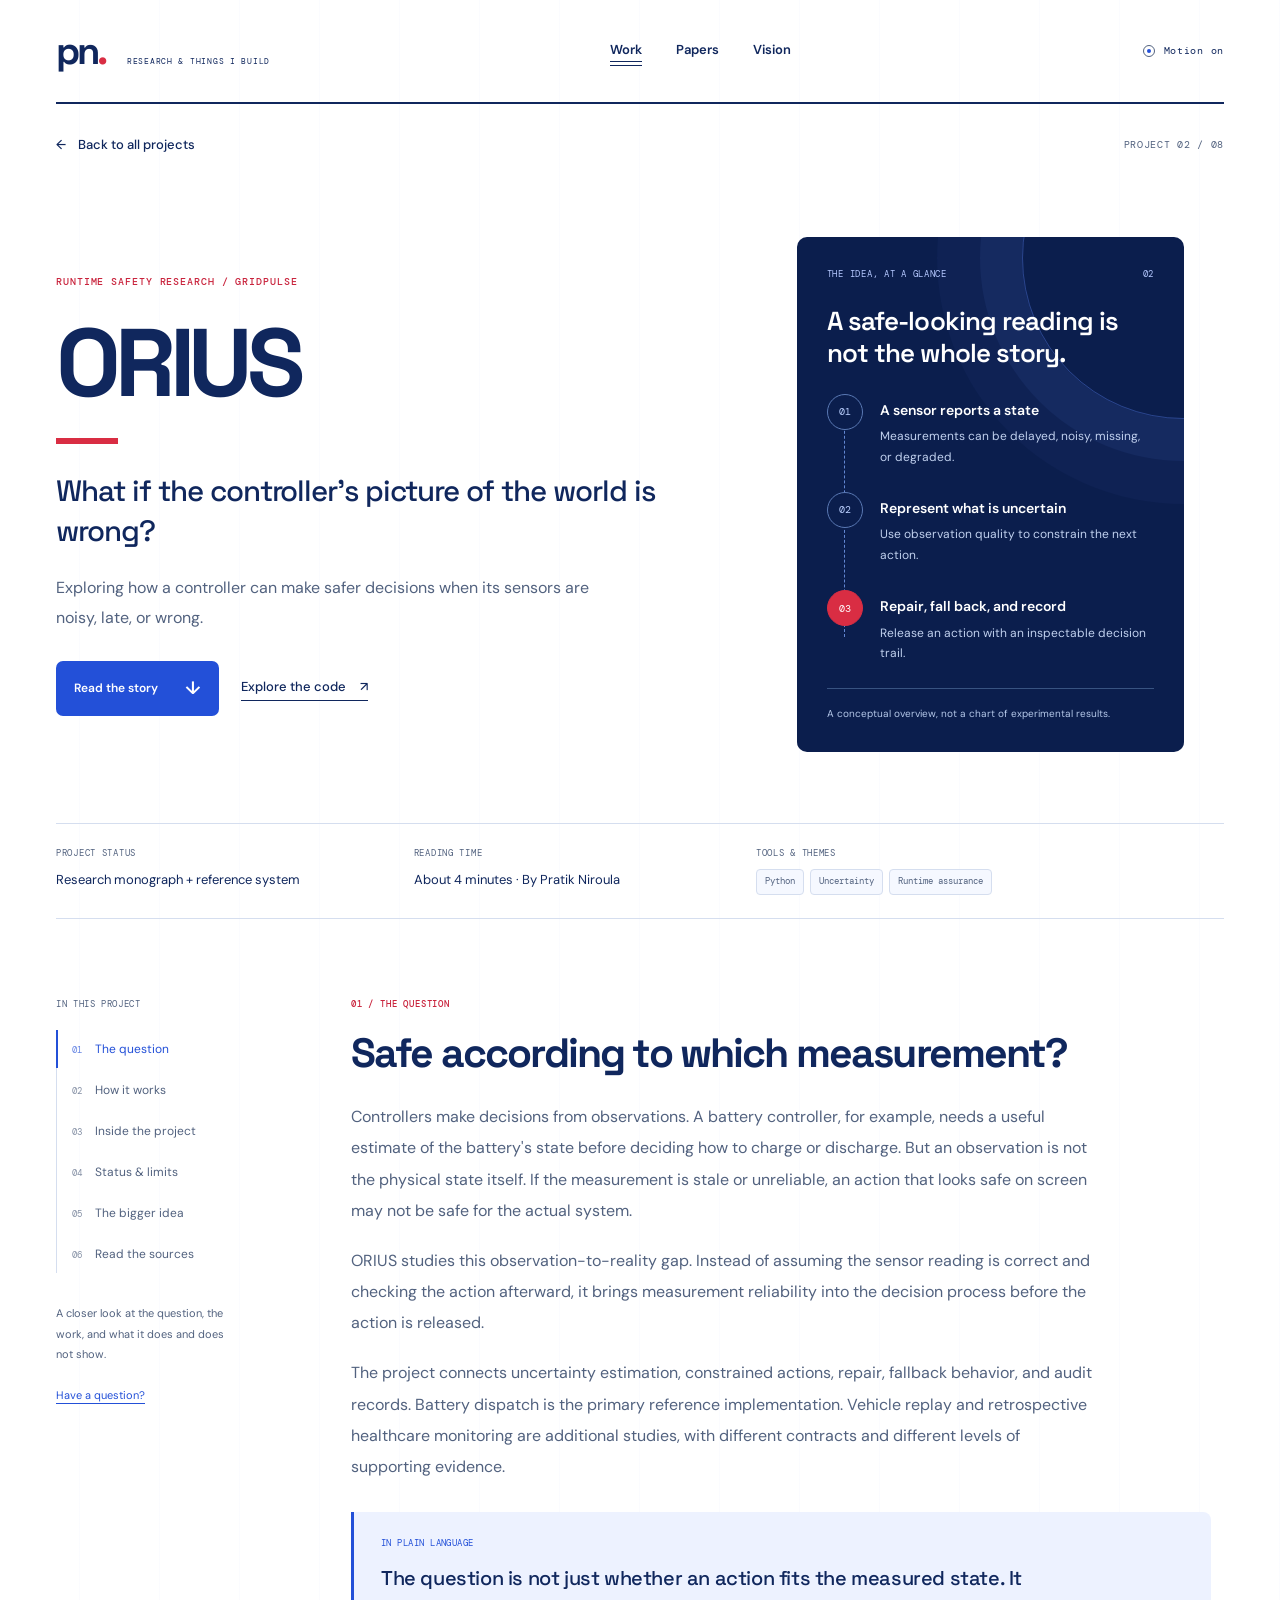
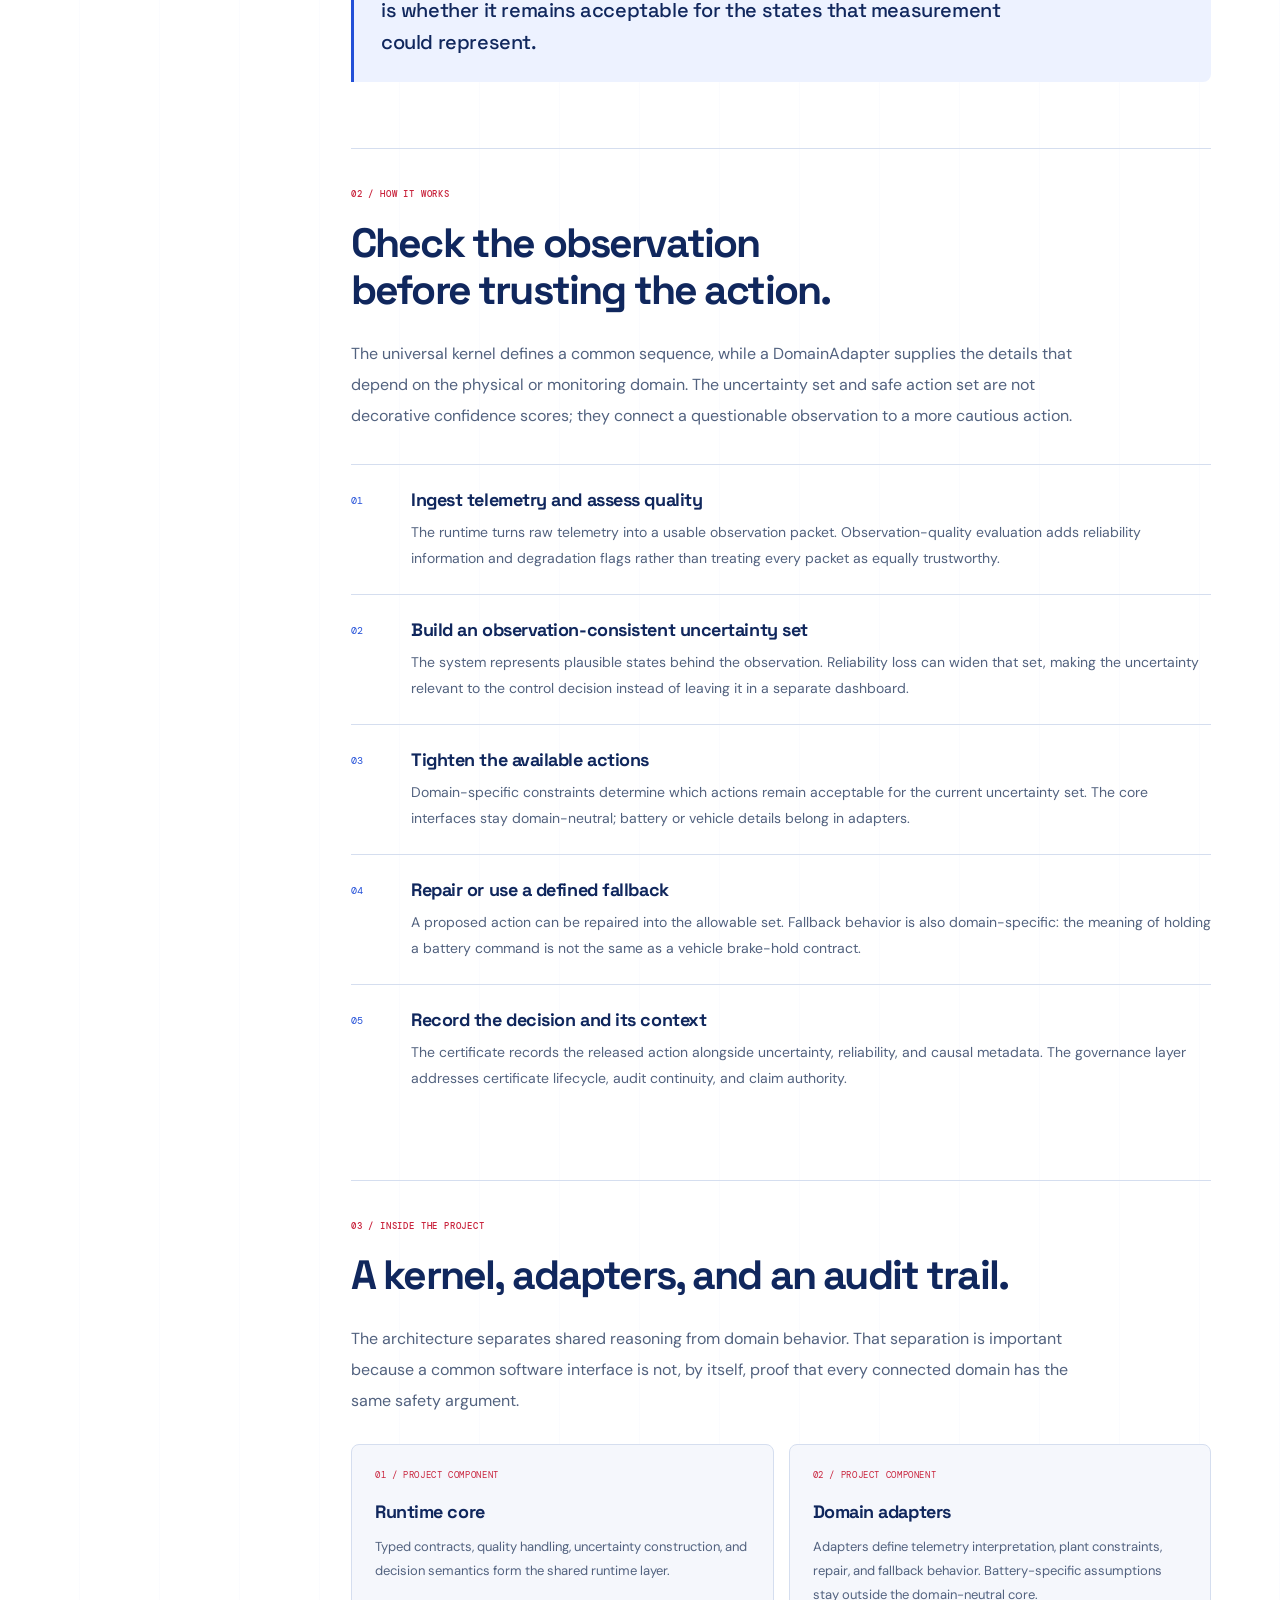
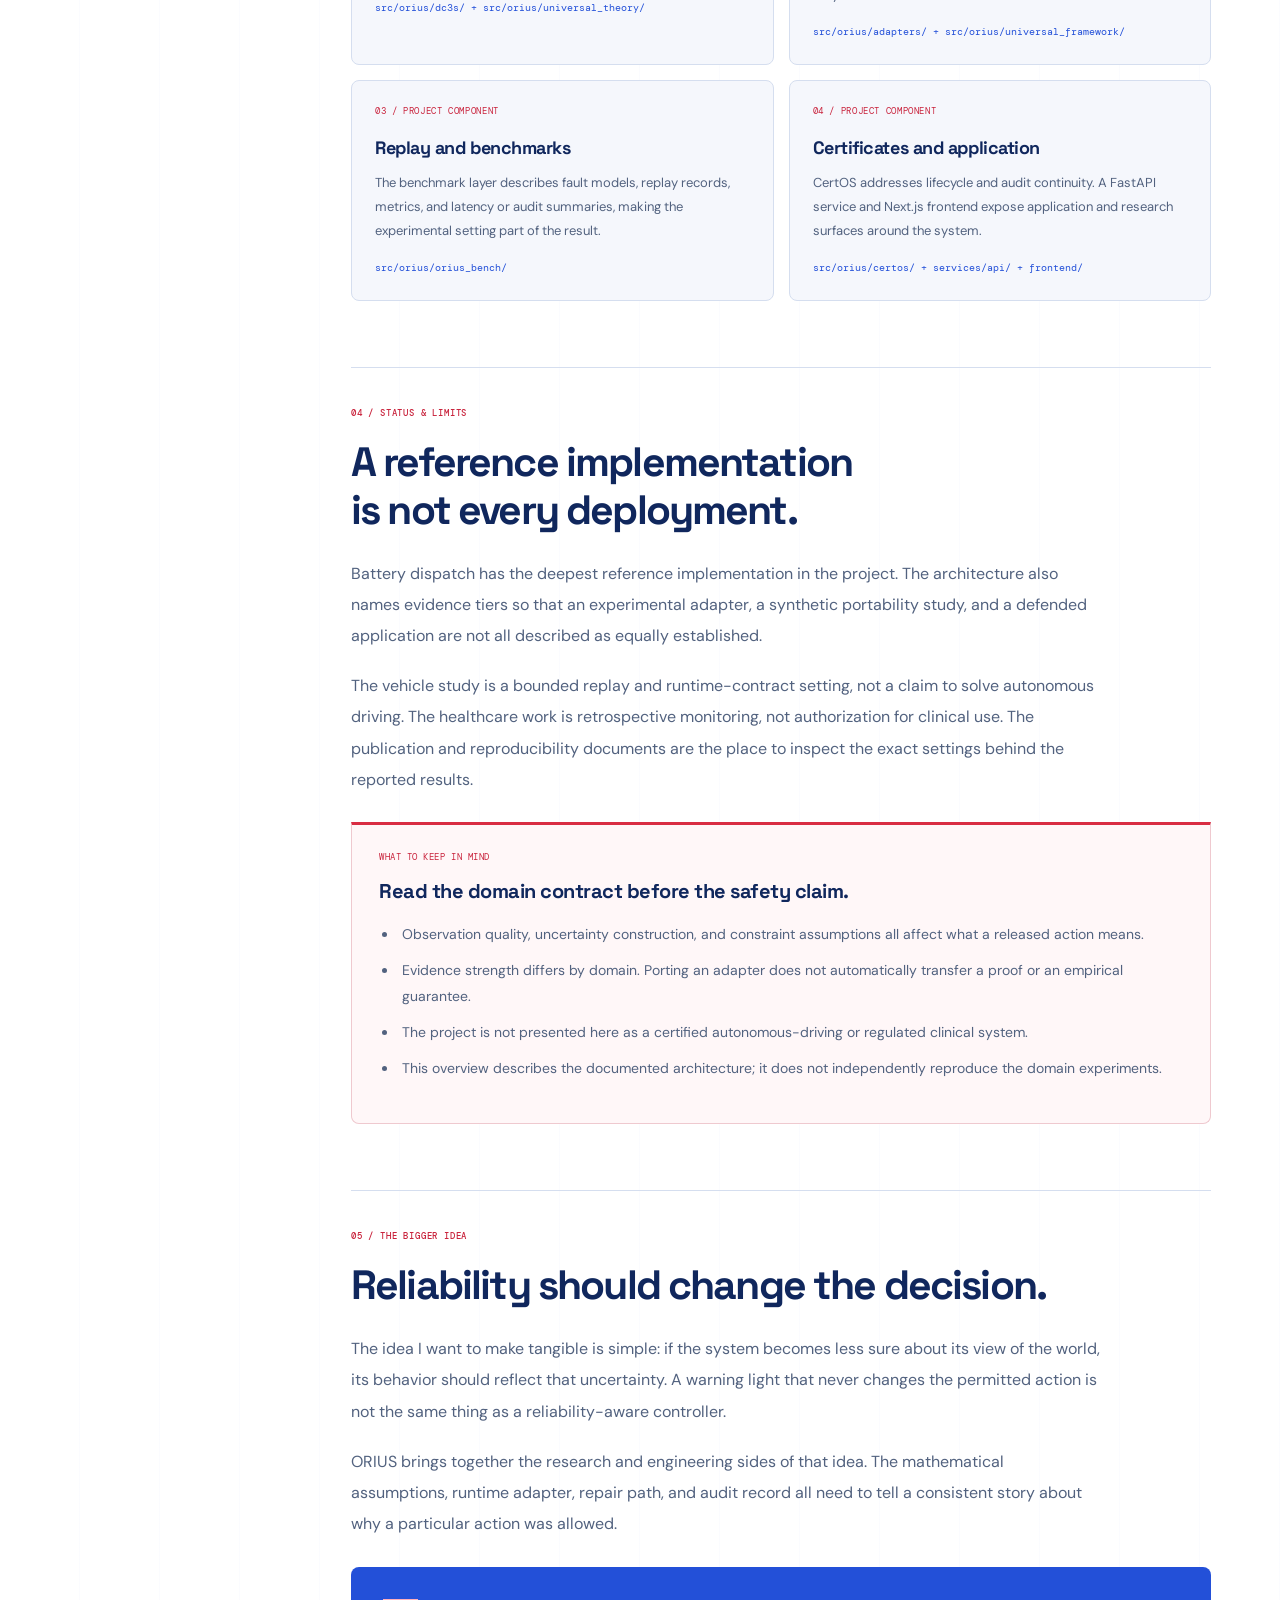
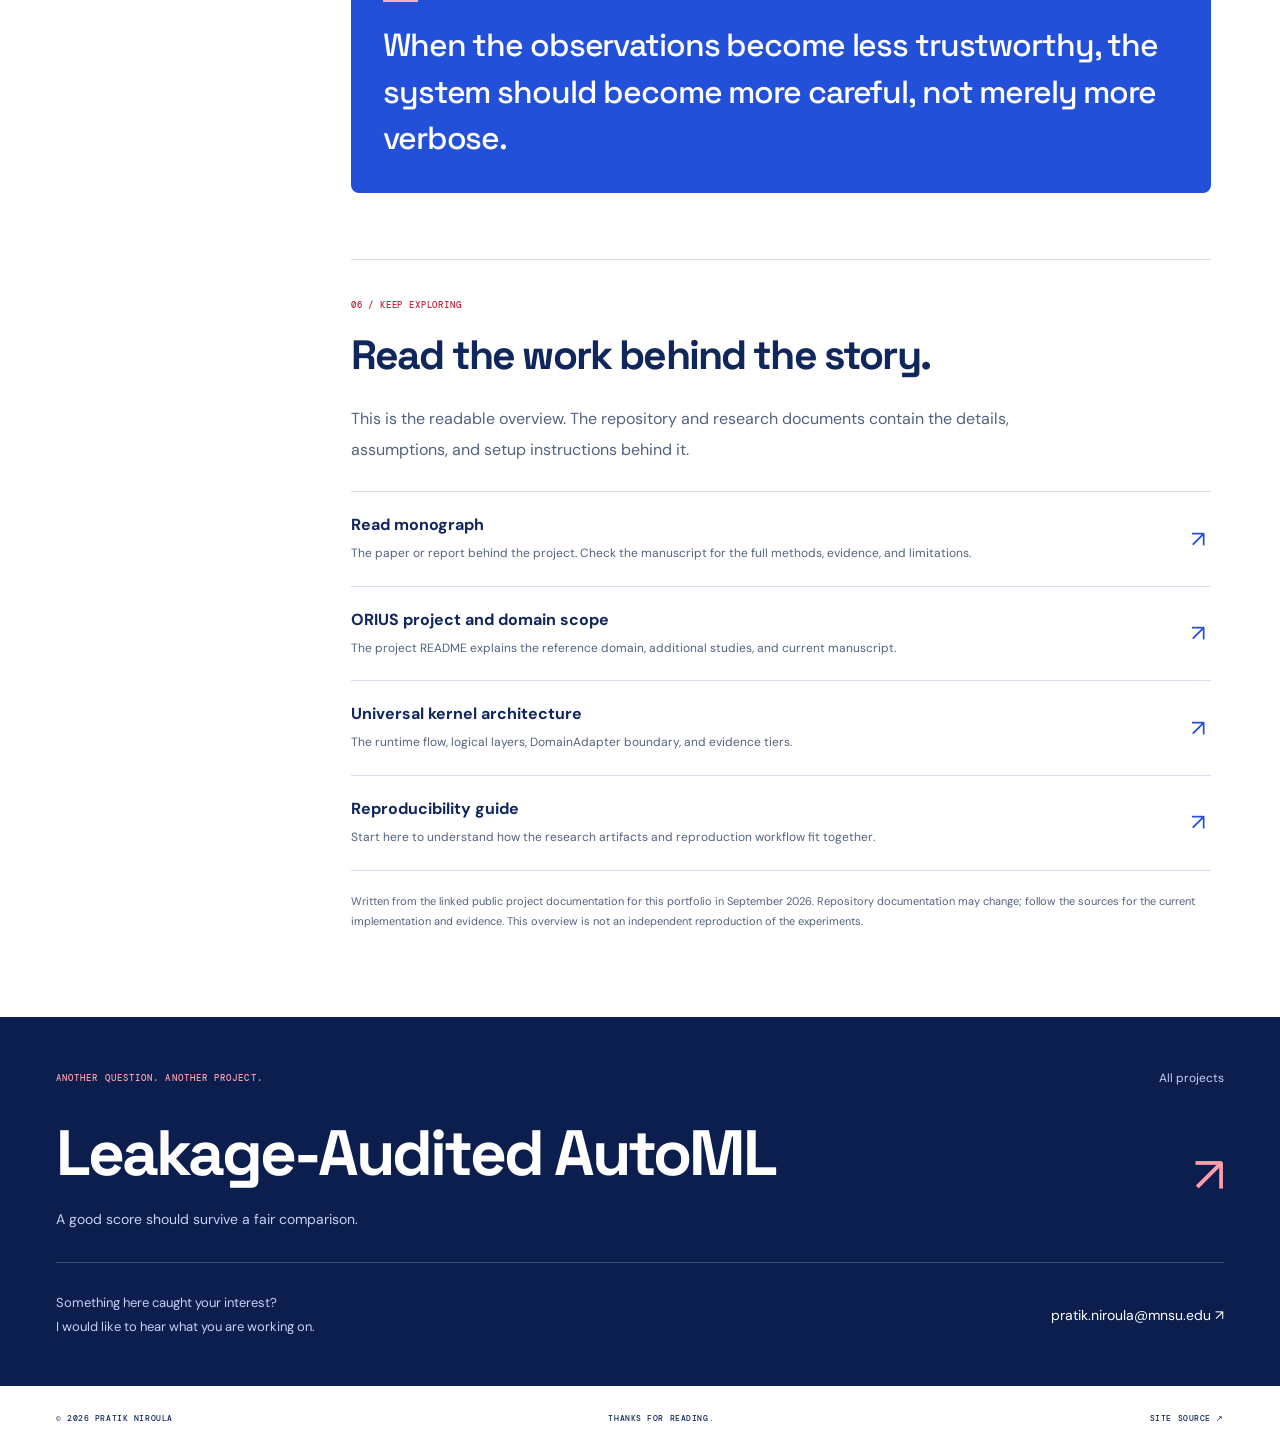
<file: projects/orius/index.html>
<!doctype html>
<html lang="en">
<head>
  <meta charset="UTF-8" />
  <meta name="viewport" content="width=device-width, initial-scale=1" />
  <meta name="theme-color" content="#ffffff" />
  <title>ORIUS / GridPulse | Pratik Niroula</title>
  <meta name="description" content="Exploring how a controller can make safer decisions when its sensors are noisy, late, or wrong." />
  <meta property="og:title" content="ORIUS / GridPulse | Pratik Niroula" />
  <meta property="og:description" content="What if the controller&#39;s picture of the world is wrong?" />
  <meta property="og:type" content="article" />
  <meta property="og:url" content="https://pratikn03.github.io/Website/projects/orius/" />
  <link rel="canonical" href="https://pratikn03.github.io/Website/projects/orius/" />
  <link rel="icon" href="../../favicon.svg" type="image/svg+xml" />
  <link rel="preconnect" href="https://fonts.googleapis.com" />
  <link rel="preconnect" href="https://fonts.gstatic.com" crossorigin />
  <link href="https://fonts.googleapis.com/css2?family=DM+Mono:wght@400;500&family=DM+Sans:wght@400;500;600;700&family=Space+Grotesk:wght@400;500;600;700&display=swap" rel="stylesheet" />
  <link rel="stylesheet" href="../../portfolio.css" />
  <link rel="stylesheet" href="../../case-study.css" />
  <script src="../../case-study.js" defer></script>
  <script type="application/ld+json">{"@context":"https://schema.org","@type":"Article","headline":"ORIUS / GridPulse: What if the controller's picture of the world is wrong?","description":"Exploring how a controller can make safer decisions when its sensors are noisy, late, or wrong.","author":{"@type":"Person","name":"Pratik Niroula","url":"https://pratikn03.github.io/Website/"},"mainEntityOfPage":"https://pratikn03.github.io/Website/projects/orius/","inLanguage":"en","about":["Python","Uncertainty","Runtime assurance"]}</script>
</head>
<body class="case-study">
  <a class="skip-link" href="#main">Skip to project story</a>
  <div class="page-progress" aria-hidden="true"></div>
  <header class="site-header wrap">
    <a class="wordmark" href="../../" aria-label="Pratik Niroula, home">pn<span class="brand-dot">.</span><span class="wordmark-caption">RESEARCH &amp; THINGS I BUILD</span></a>
    <nav class="primary-nav" aria-label="Main navigation"><a href="../../#work" aria-current="page">Work</a><a href="../../#papers">Papers</a><a href="../../#vision">Vision</a></nav>
    <button class="motion-toggle mono" id="motion-toggle" type="button" aria-pressed="true"><span class="motion-indicator" aria-hidden="true"></span><span id="motion-label">Motion on</span></button>
  </header>
  <main id="main">
    <article aria-labelledby="story-title">
      <div class="wrap">
        <div class="story-breadcrumb"><a href="../../#work"><span aria-hidden="true">&larr;</span> Back to all projects</a><span class="mono">PROJECT 02 / 08</span></div>
        <header class="story-hero">
          <div class="story-hero-copy">
            <p class="eyebrow">RUNTIME SAFETY RESEARCH / GRIDPULSE</p>
            <h1 id="story-title">ORIUS</h1>
            <p class="story-subtitle">What if the controller&#39;s picture of the world is wrong?</p>
            <p class="story-deck">Exploring how a controller can make safer decisions when its sensors are noisy, late, or wrong.</p>
            <div class="story-actions"><a class="button button-dark" href="#question">Read the story <span aria-hidden="true">&darr;</span></a><a class="text-link" href="https://github.com/Pratikn03/Capstone_Projects" target="_blank" rel="noopener noreferrer">Explore the code <span aria-hidden="true">&nearr;</span></a></div>
          </div>
          <figure class="story-map" aria-labelledby="map-title">
            <p class="mono"><span>THE IDEA, AT A GLANCE</span><span>02</span></p>
            <h2 class="story-map-title" id="map-title">A safe-looking reading is not the whole story.</h2>
            <ol><li><span class="story-step-number" aria-hidden="true">01</span><div><strong>A sensor reports a state</strong><p>Measurements can be delayed, noisy, missing, or degraded.</p></div></li>
<li><span class="story-step-number" aria-hidden="true">02</span><div><strong>Represent what is uncertain</strong><p>Use observation quality to constrain the next action.</p></div></li>
<li><span class="story-step-number" aria-hidden="true">03</span><div><strong>Repair, fall back, and record</strong><p>Release an action with an inspectable decision trail.</p></div></li></ol>
            <figcaption>A conceptual overview, not a chart of experimental results.</figcaption>
          </figure>
        </header>
        <dl class="story-facts">
          <div><dt>Project status</dt><dd>Research monograph + reference system</dd></div>
          <div><dt>Reading time</dt><dd>About 4 minutes &middot; By Pratik Niroula</dd></div>
          <div><dt>Tools & themes</dt><dd><div class="project-tags"><span>Python</span><span>Uncertainty</span><span>Runtime assurance</span></div></dd></div>
        </dl>
        <div class="story-layout">
          <aside class="story-aside">
            <p class="mono">IN THIS PROJECT</p>
            <nav class="story-toc" aria-label="On this page"><a href="#question"><span aria-hidden="true">01</span>The question</a>
<a href="#approach"><span aria-hidden="true">02</span>How it works</a>
<a href="#inside"><span aria-hidden="true">03</span>Inside the project</a>
<a href="#evidence"><span aria-hidden="true">04</span>Status &amp; limits</a>
<a href="#takeaway"><span aria-hidden="true">05</span>The bigger idea</a>
<a href="#resources"><span aria-hidden="true">06</span>Read the sources</a></nav>
            <p class="story-aside-note">A closer look at the question, the work, and what it does and does not show.<br><br><a href="mailto:pratik.niroula@mnsu.edu?subject=ORIUS%20%2F%20GridPulse%20project%20question">Have a question?</a></p>
          </aside>
          <div class="story-body">
            <section class="story-section" id="question">
              <p class="eyebrow">01 / THE QUESTION</p><h2>Safe according to which measurement?</h2>
              <div class="story-prose"><p>Controllers make decisions from observations. A battery controller, for example, needs a useful estimate of the battery&#39;s state before deciding how to charge or discharge. But an observation is not the physical state itself. If the measurement is stale or unreliable, an action that looks safe on screen may not be safe for the actual system.</p>
<p>ORIUS studies this observation-to-reality gap. Instead of assuming the sensor reading is correct and checking the action afterward, it brings measurement reliability into the decision process before the action is released.</p>
<p>The project connects uncertainty estimation, constrained actions, repair, fallback behavior, and audit records. Battery dispatch is the primary reference implementation. Vehicle replay and retrospective healthcare monitoring are additional studies, with different contracts and different levels of supporting evidence.</p></div>
              <aside class="story-callout"><span class="mono">IN PLAIN LANGUAGE</span><p>The question is not just whether an action fits the measured state. It is whether it remains acceptable for the states that measurement could represent.</p></aside>
            </section>
            <section class="story-section" id="approach">
              <p class="eyebrow">02 / HOW IT WORKS</p><h2>Check the observation before trusting the action.</h2>
              <div class="story-prose"><p>The universal kernel defines a common sequence, while a DomainAdapter supplies the details that depend on the physical or monitoring domain. The uncertainty set and safe action set are not decorative confidence scores; they connect a questionable observation to a more cautious action.</p></div>
              <ol class="story-flow"><li><div><h3>Ingest telemetry and assess quality</h3><p>The runtime turns raw telemetry into a usable observation packet. Observation-quality evaluation adds reliability information and degradation flags rather than treating every packet as equally trustworthy.</p></div></li>
<li><div><h3>Build an observation-consistent uncertainty set</h3><p>The system represents plausible states behind the observation. Reliability loss can widen that set, making the uncertainty relevant to the control decision instead of leaving it in a separate dashboard.</p></div></li>
<li><div><h3>Tighten the available actions</h3><p>Domain-specific constraints determine which actions remain acceptable for the current uncertainty set. The core interfaces stay domain-neutral; battery or vehicle details belong in adapters.</p></div></li>
<li><div><h3>Repair or use a defined fallback</h3><p>A proposed action can be repaired into the allowable set. Fallback behavior is also domain-specific: the meaning of holding a battery command is not the same as a vehicle brake-hold contract.</p></div></li>
<li><div><h3>Record the decision and its context</h3><p>The certificate records the released action alongside uncertainty, reliability, and causal metadata. The governance layer addresses certificate lifecycle, audit continuity, and claim authority.</p></div></li></ol>
            </section>
            <section class="story-section" id="inside">
              <p class="eyebrow">03 / INSIDE THE PROJECT</p><h2>A kernel, adapters, and an audit trail.</h2>
              <div class="story-prose"><p>The architecture separates shared reasoning from domain behavior. That separation is important because a common software interface is not, by itself, proof that every connected domain has the same safety argument.</p></div>
              <div class="story-components"><section class="story-component"><span class="mono">01 / PROJECT COMPONENT</span><h3>Runtime core</h3><p>Typed contracts, quality handling, uncertainty construction, and decision semantics form the shared runtime layer.</p><code>src/orius/dc3s/ + src/orius/universal_theory/</code></section>
<section class="story-component"><span class="mono">02 / PROJECT COMPONENT</span><h3>Domain adapters</h3><p>Adapters define telemetry interpretation, plant constraints, repair, and fallback behavior. Battery-specific assumptions stay outside the domain-neutral core.</p><code>src/orius/adapters/ + src/orius/universal_framework/</code></section>
<section class="story-component"><span class="mono">03 / PROJECT COMPONENT</span><h3>Replay and benchmarks</h3><p>The benchmark layer describes fault models, replay records, metrics, and latency or audit summaries, making the experimental setting part of the result.</p><code>src/orius/orius_bench/</code></section>
<section class="story-component"><span class="mono">04 / PROJECT COMPONENT</span><h3>Certificates and application</h3><p>CertOS addresses lifecycle and audit continuity. A FastAPI service and Next.js frontend expose application and research surfaces around the system.</p><code>src/orius/certos/ + services/api/ + frontend/</code></section></div>
            </section>
            <section class="story-section" id="evidence">
              <p class="eyebrow">04 / STATUS &amp; LIMITS</p><h2>A reference implementation is not every deployment.</h2>
              <div class="story-prose"><p>Battery dispatch has the deepest reference implementation in the project. The architecture also names evidence tiers so that an experimental adapter, a synthetic portability study, and a defended application are not all described as equally established.</p>
<p>The vehicle study is a bounded replay and runtime-contract setting, not a claim to solve autonomous driving. The healthcare work is retrospective monitoring, not authorization for clinical use. The publication and reproducibility documents are the place to inspect the exact settings behind the reported results.</p></div>
              <aside class="story-status"><span class="mono">WHAT TO KEEP IN MIND</span><h3>Read the domain contract before the safety claim.</h3><ul><li>Observation quality, uncertainty construction, and constraint assumptions all affect what a released action means.</li><li>Evidence strength differs by domain. Porting an adapter does not automatically transfer a proof or an empirical guarantee.</li><li>The project is not presented here as a certified autonomous-driving or regulated clinical system.</li><li>This overview describes the documented architecture; it does not independently reproduce the domain experiments.</li></ul></aside>
            </section>
            <section class="story-section" id="takeaway">
              <p class="eyebrow">05 / THE BIGGER IDEA</p><h2>Reliability should change the decision.</h2>
              <div class="story-prose"><p>The idea I want to make tangible is simple: if the system becomes less sure about its view of the world, its behavior should reflect that uncertainty. A warning light that never changes the permitted action is not the same thing as a reliability-aware controller.</p>
<p>ORIUS brings together the research and engineering sides of that idea. The mathematical assumptions, runtime adapter, repair path, and audit record all need to tell a consistent story about why a particular action was allowed.</p></div>
              <div class="story-takeaway"><p>When the observations become less trustworthy, the system should become more careful, not merely more verbose.</p></div>
            </section>
            <section class="story-section" id="resources">
              <p class="eyebrow">06 / KEEP EXPLORING</p><h2>Read the work behind the story.</h2>
              <div class="story-prose"><p>This is the readable overview. The repository and research documents contain the details, assumptions, and setup instructions behind it.</p></div>
              <div class="story-resources"><a class="story-resource" href="https://github.com/Pratikn03/Capstone_Projects/blob/main/paper/paper.pdf" target="_blank" rel="noopener noreferrer"><div><strong>Read monograph</strong><p>The paper or report behind the project. Check the manuscript for the full methods, evidence, and limitations.</p></div><span class="resource-arrow" aria-hidden="true">&nearr;</span></a>
<a class="story-resource" href="https://github.com/Pratikn03/Capstone_Projects" target="_blank" rel="noopener noreferrer"><div><strong>ORIUS project and domain scope</strong><p>The project README explains the reference domain, additional studies, and current manuscript.</p></div><span class="resource-arrow" aria-hidden="true">&nearr;</span></a>
<a class="story-resource" href="https://github.com/Pratikn03/Capstone_Projects/blob/main/docs/UNIVERSAL_KERNEL_ARCHITECTURE.md" target="_blank" rel="noopener noreferrer"><div><strong>Universal kernel architecture</strong><p>The runtime flow, logical layers, DomainAdapter boundary, and evidence tiers.</p></div><span class="resource-arrow" aria-hidden="true">&nearr;</span></a>
<a class="story-resource" href="https://github.com/Pratikn03/Capstone_Projects/blob/main/ORIUS_REPRODUCIBILITY.md" target="_blank" rel="noopener noreferrer"><div><strong>Reproducibility guide</strong><p>Start here to understand how the research artifacts and reproduction workflow fit together.</p></div><span class="resource-arrow" aria-hidden="true">&nearr;</span></a></div>
              <p class="story-source-note">Written from the linked public project documentation for this portfolio in September 2026. Repository documentation may change; follow the sources for the current implementation and evidence. This overview is not an independent reproduction of the experiments.</p>
            </section>
          </div>
        </div>
      </div>
    </article>
    <section class="story-next" aria-labelledby="next-title"><div class="wrap">
      <div class="story-next-top"><p class="eyebrow">ANOTHER QUESTION. ANOTHER PROJECT.</p><a href="../../#work">All projects</a></div>
      <a class="story-next-link" href="../automl/"><div><h2 id="next-title">Leakage-Audited AutoML</h2><p>A good score should survive a fair comparison.</p></div><span class="story-next-arrow" aria-hidden="true">&nearr;</span></a>
      <div class="story-contact"><p>Something here caught your interest?<br>I would like to hear what you are working on.</p><a href="mailto:pratik.niroula@mnsu.edu">pratik.niroula@mnsu.edu &nearr;</a></div>
    </div></section>
  </main>
  <footer class="site-footer wrap mono"><span>&copy; <span id="year">2026</span> PRATIK NIROULA</span><span>THANKS FOR READING.</span><a href="https://github.com/Pratikn03/Website" target="_blank" rel="noopener noreferrer">SITE SOURCE &nearr;</a></footer>
</body>
</html>
</file>
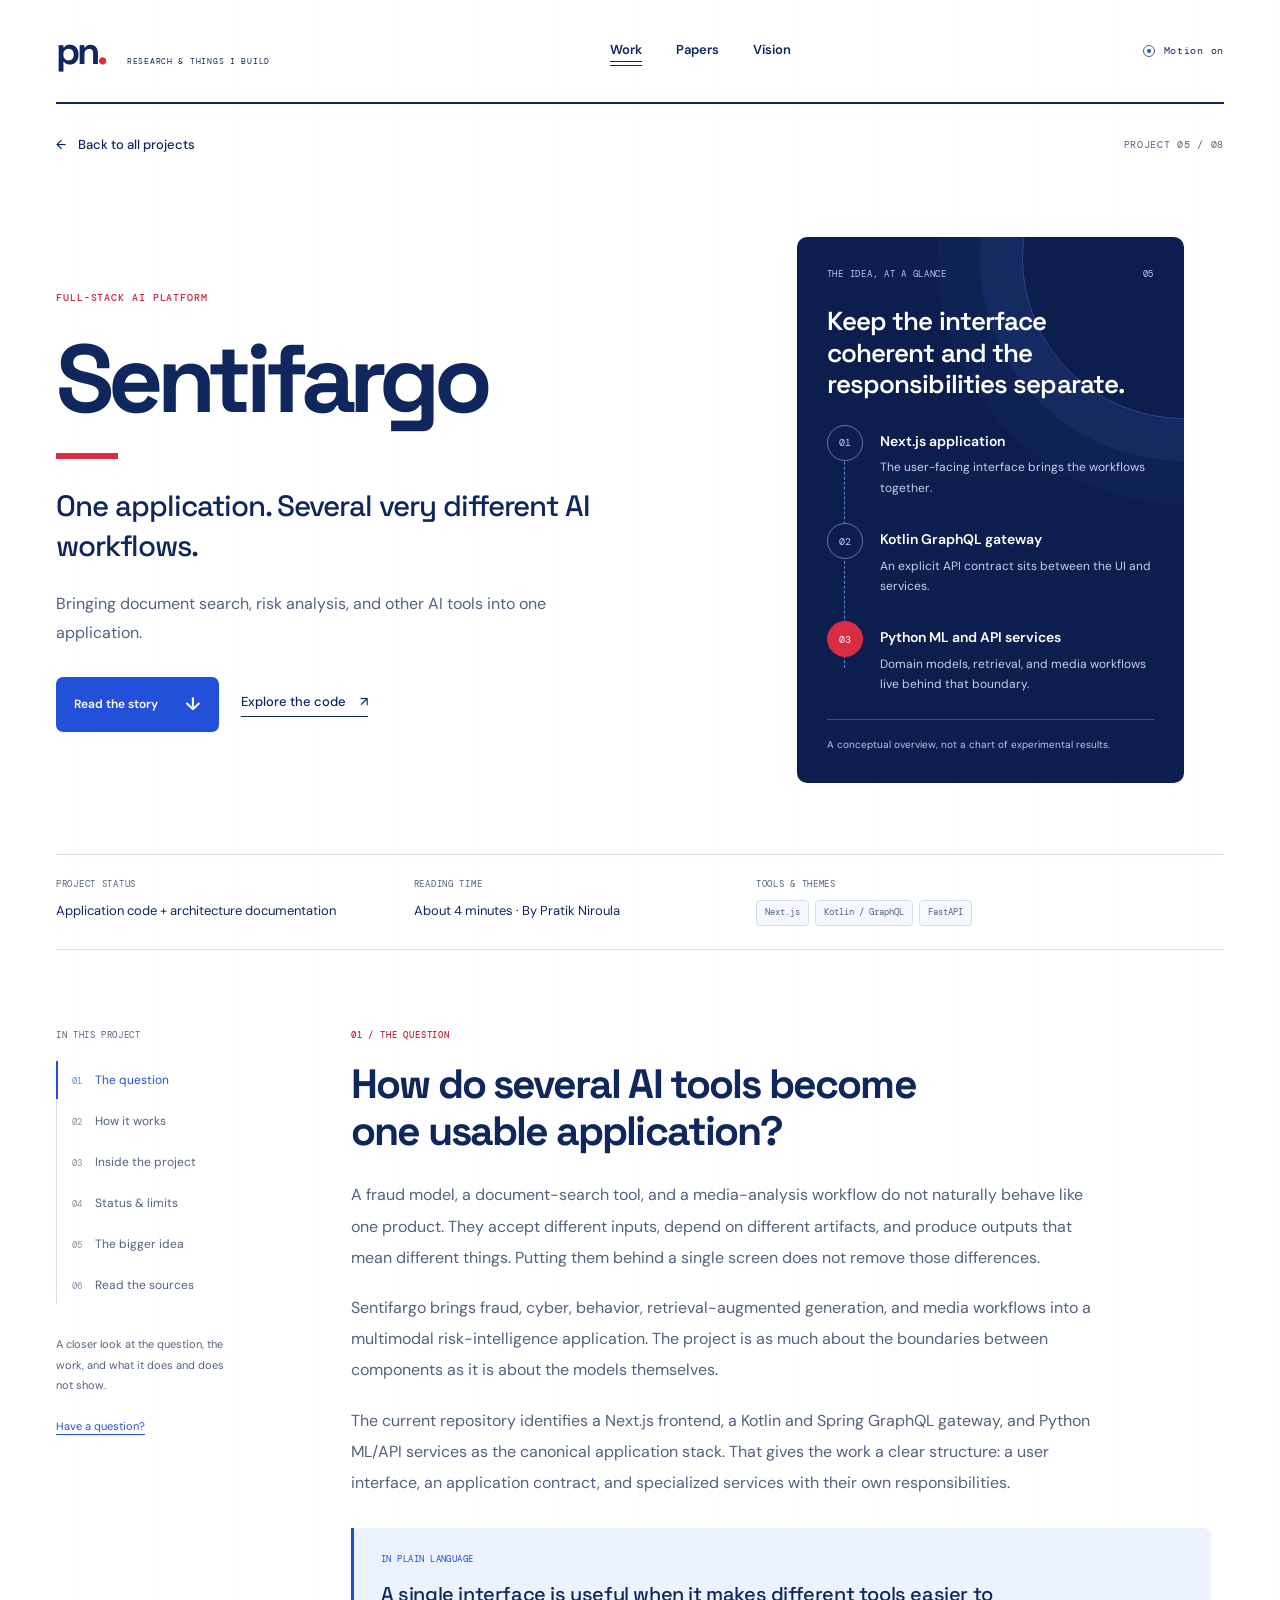
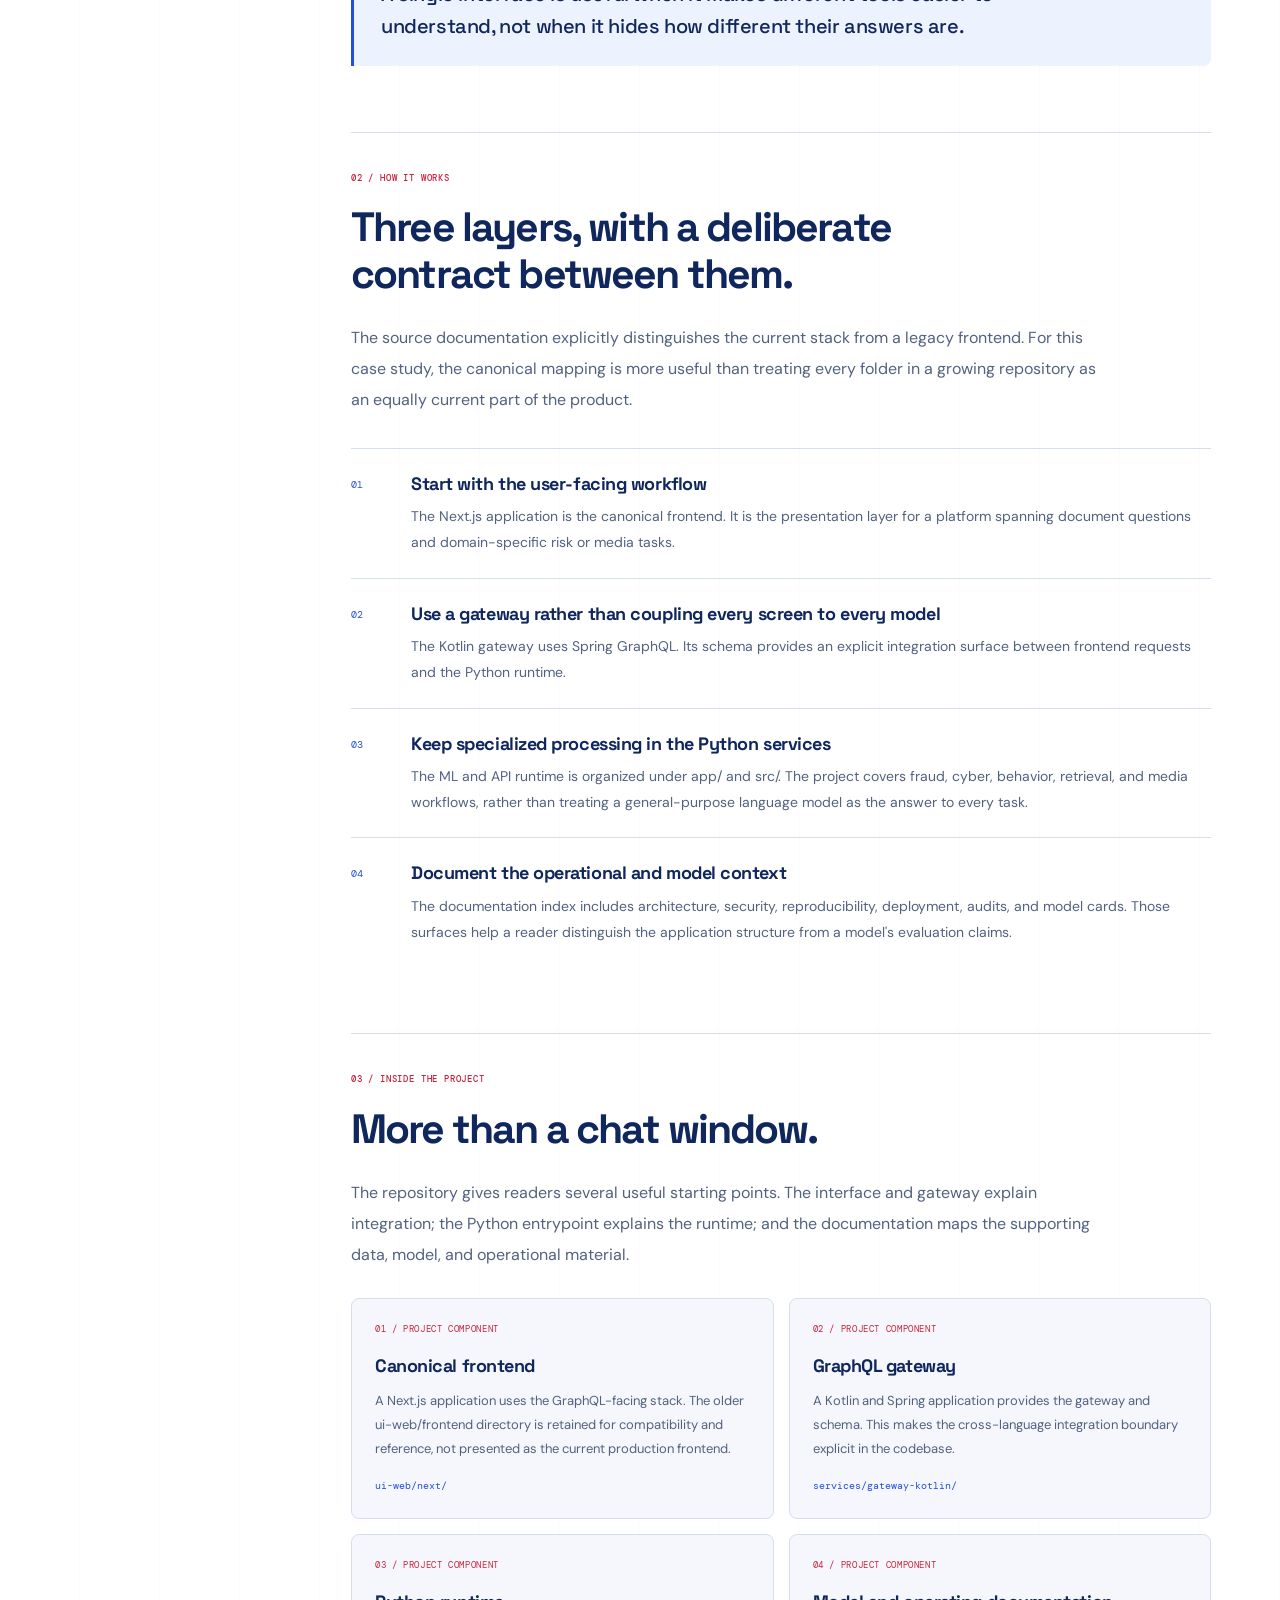
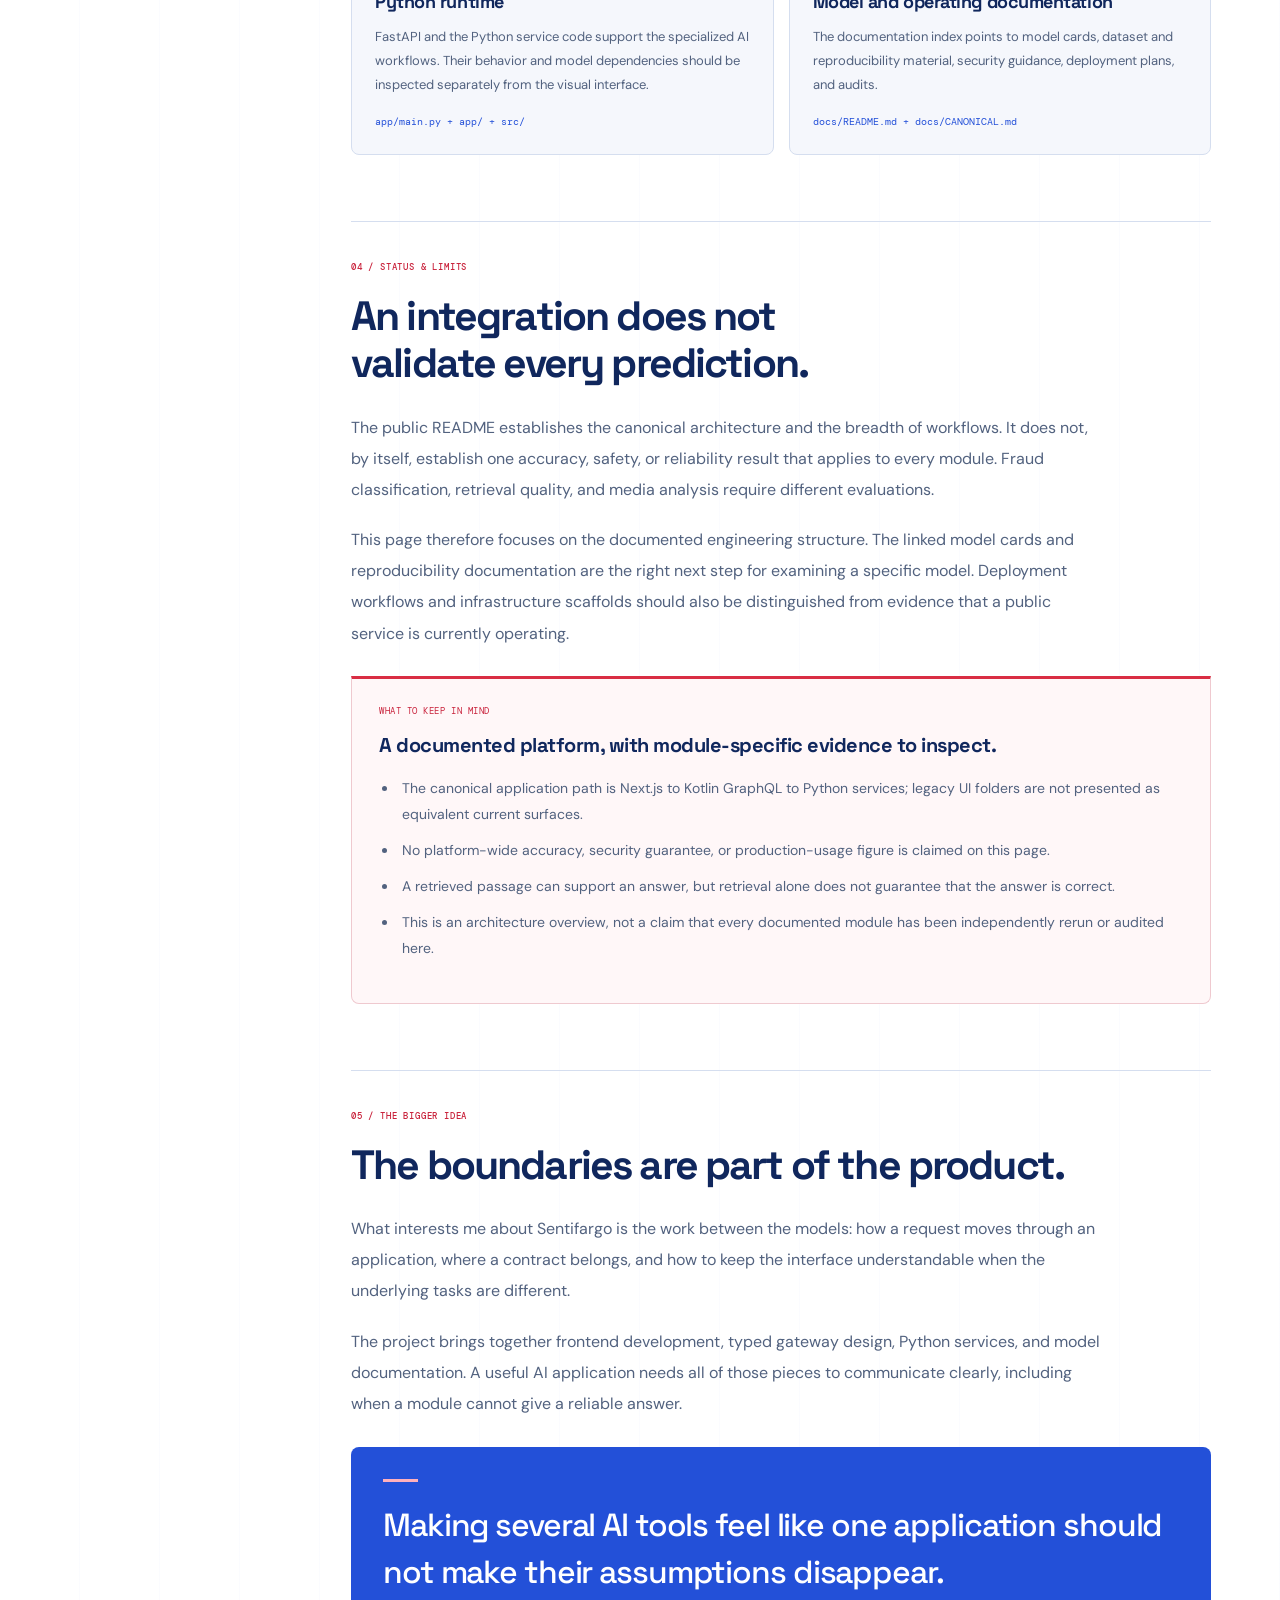
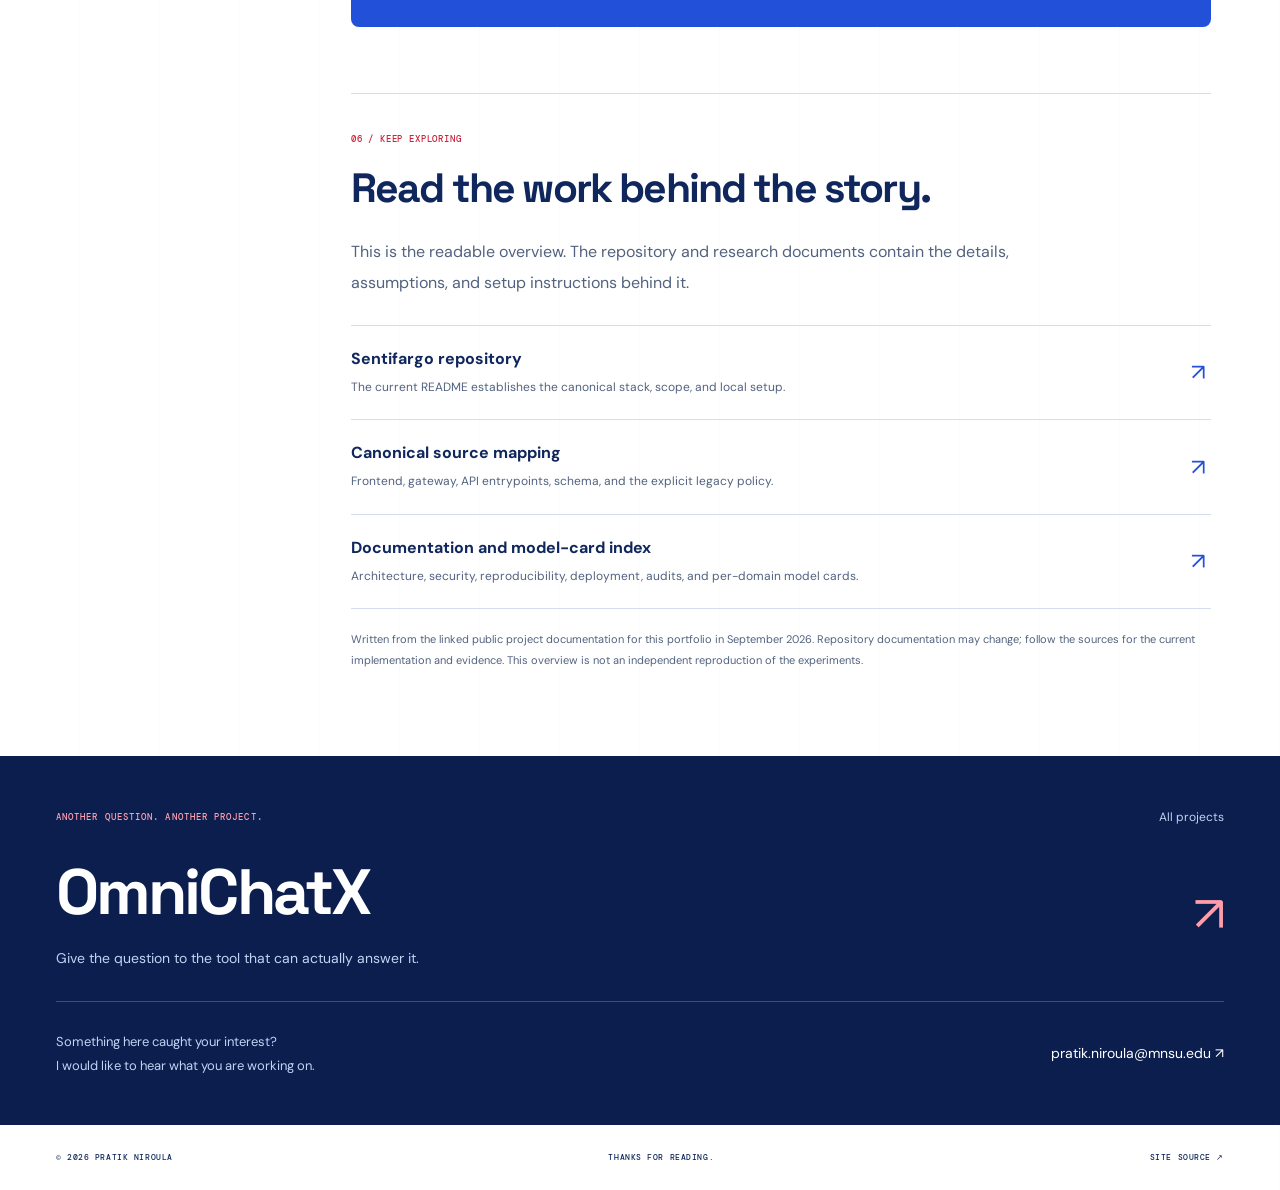
<file: projects/sentifargo/index.html>
<!doctype html>
<html lang="en">
<head>
  <meta charset="UTF-8" />
  <meta name="viewport" content="width=device-width, initial-scale=1" />
  <meta name="theme-color" content="#ffffff" />
  <title>Sentifargo | Pratik Niroula</title>
  <meta name="description" content="Bringing document search, risk analysis, and other AI tools into one application." />
  <meta property="og:title" content="Sentifargo | Pratik Niroula" />
  <meta property="og:description" content="One application. Several very different AI workflows." />
  <meta property="og:type" content="article" />
  <meta property="og:url" content="https://pratikn03.github.io/Website/projects/sentifargo/" />
  <link rel="canonical" href="https://pratikn03.github.io/Website/projects/sentifargo/" />
  <link rel="icon" href="../../favicon.svg" type="image/svg+xml" />
  <link rel="preconnect" href="https://fonts.googleapis.com" />
  <link rel="preconnect" href="https://fonts.gstatic.com" crossorigin />
  <link href="https://fonts.googleapis.com/css2?family=DM+Mono:wght@400;500&family=DM+Sans:wght@400;500;600;700&family=Space+Grotesk:wght@400;500;600;700&display=swap" rel="stylesheet" />
  <link rel="stylesheet" href="../../portfolio.css" />
  <link rel="stylesheet" href="../../case-study.css" />
  <script src="../../case-study.js" defer></script>
  <script type="application/ld+json">{"@context":"https://schema.org","@type":"Article","headline":"Sentifargo: One application. Several very different AI workflows.","description":"Bringing document search, risk analysis, and other AI tools into one application.","author":{"@type":"Person","name":"Pratik Niroula","url":"https://pratikn03.github.io/Website/"},"mainEntityOfPage":"https://pratikn03.github.io/Website/projects/sentifargo/","inLanguage":"en","about":["Next.js","Kotlin / GraphQL","FastAPI"]}</script>
</head>
<body class="case-study">
  <a class="skip-link" href="#main">Skip to project story</a>
  <div class="page-progress" aria-hidden="true"></div>
  <header class="site-header wrap">
    <a class="wordmark" href="../../" aria-label="Pratik Niroula, home">pn<span class="brand-dot">.</span><span class="wordmark-caption">RESEARCH &amp; THINGS I BUILD</span></a>
    <nav class="primary-nav" aria-label="Main navigation"><a href="../../#work" aria-current="page">Work</a><a href="../../#papers">Papers</a><a href="../../#vision">Vision</a></nav>
    <button class="motion-toggle mono" id="motion-toggle" type="button" aria-pressed="true"><span class="motion-indicator" aria-hidden="true"></span><span id="motion-label">Motion on</span></button>
  </header>
  <main id="main">
    <article aria-labelledby="story-title">
      <div class="wrap">
        <div class="story-breadcrumb"><a href="../../#work"><span aria-hidden="true">&larr;</span> Back to all projects</a><span class="mono">PROJECT 05 / 08</span></div>
        <header class="story-hero">
          <div class="story-hero-copy">
            <p class="eyebrow">FULL-STACK AI PLATFORM</p>
            <h1 id="story-title">Sentifargo</h1>
            <p class="story-subtitle">One application. Several very different AI workflows.</p>
            <p class="story-deck">Bringing document search, risk analysis, and other AI tools into one application.</p>
            <div class="story-actions"><a class="button button-dark" href="#question">Read the story <span aria-hidden="true">&darr;</span></a><a class="text-link" href="https://github.com/Pratikn03/Cis380" target="_blank" rel="noopener noreferrer">Explore the code <span aria-hidden="true">&nearr;</span></a></div>
          </div>
          <figure class="story-map" aria-labelledby="map-title">
            <p class="mono"><span>THE IDEA, AT A GLANCE</span><span>05</span></p>
            <h2 class="story-map-title" id="map-title">Keep the interface coherent and the responsibilities separate.</h2>
            <ol><li><span class="story-step-number" aria-hidden="true">01</span><div><strong>Next.js application</strong><p>The user-facing interface brings the workflows together.</p></div></li>
<li><span class="story-step-number" aria-hidden="true">02</span><div><strong>Kotlin GraphQL gateway</strong><p>An explicit API contract sits between the UI and services.</p></div></li>
<li><span class="story-step-number" aria-hidden="true">03</span><div><strong>Python ML and API services</strong><p>Domain models, retrieval, and media workflows live behind that boundary.</p></div></li></ol>
            <figcaption>A conceptual overview, not a chart of experimental results.</figcaption>
          </figure>
        </header>
        <dl class="story-facts">
          <div><dt>Project status</dt><dd>Application code + architecture documentation</dd></div>
          <div><dt>Reading time</dt><dd>About 4 minutes &middot; By Pratik Niroula</dd></div>
          <div><dt>Tools & themes</dt><dd><div class="project-tags"><span>Next.js</span><span>Kotlin / GraphQL</span><span>FastAPI</span></div></dd></div>
        </dl>
        <div class="story-layout">
          <aside class="story-aside">
            <p class="mono">IN THIS PROJECT</p>
            <nav class="story-toc" aria-label="On this page"><a href="#question"><span aria-hidden="true">01</span>The question</a>
<a href="#approach"><span aria-hidden="true">02</span>How it works</a>
<a href="#inside"><span aria-hidden="true">03</span>Inside the project</a>
<a href="#evidence"><span aria-hidden="true">04</span>Status &amp; limits</a>
<a href="#takeaway"><span aria-hidden="true">05</span>The bigger idea</a>
<a href="#resources"><span aria-hidden="true">06</span>Read the sources</a></nav>
            <p class="story-aside-note">A closer look at the question, the work, and what it does and does not show.<br><br><a href="mailto:pratik.niroula@mnsu.edu?subject=Sentifargo%20project%20question">Have a question?</a></p>
          </aside>
          <div class="story-body">
            <section class="story-section" id="question">
              <p class="eyebrow">01 / THE QUESTION</p><h2>How do several AI tools become one usable application?</h2>
              <div class="story-prose"><p>A fraud model, a document-search tool, and a media-analysis workflow do not naturally behave like one product. They accept different inputs, depend on different artifacts, and produce outputs that mean different things. Putting them behind a single screen does not remove those differences.</p>
<p>Sentifargo brings fraud, cyber, behavior, retrieval-augmented generation, and media workflows into a multimodal risk-intelligence application. The project is as much about the boundaries between components as it is about the models themselves.</p>
<p>The current repository identifies a Next.js frontend, a Kotlin and Spring GraphQL gateway, and Python ML/API services as the canonical application stack. That gives the work a clear structure: a user interface, an application contract, and specialized services with their own responsibilities.</p></div>
              <aside class="story-callout"><span class="mono">IN PLAIN LANGUAGE</span><p>A single interface is useful when it makes different tools easier to understand, not when it hides how different their answers are.</p></aside>
            </section>
            <section class="story-section" id="approach">
              <p class="eyebrow">02 / HOW IT WORKS</p><h2>Three layers, with a deliberate contract between them.</h2>
              <div class="story-prose"><p>The source documentation explicitly distinguishes the current stack from a legacy frontend. For this case study, the canonical mapping is more useful than treating every folder in a growing repository as an equally current part of the product.</p></div>
              <ol class="story-flow"><li><div><h3>Start with the user-facing workflow</h3><p>The Next.js application is the canonical frontend. It is the presentation layer for a platform spanning document questions and domain-specific risk or media tasks.</p></div></li>
<li><div><h3>Use a gateway rather than coupling every screen to every model</h3><p>The Kotlin gateway uses Spring GraphQL. Its schema provides an explicit integration surface between frontend requests and the Python runtime.</p></div></li>
<li><div><h3>Keep specialized processing in the Python services</h3><p>The ML and API runtime is organized under app/ and src/. The project covers fraud, cyber, behavior, retrieval, and media workflows, rather than treating a general-purpose language model as the answer to every task.</p></div></li>
<li><div><h3>Document the operational and model context</h3><p>The documentation index includes architecture, security, reproducibility, deployment, audits, and model cards. Those surfaces help a reader distinguish the application structure from a model&#39;s evaluation claims.</p></div></li></ol>
            </section>
            <section class="story-section" id="inside">
              <p class="eyebrow">03 / INSIDE THE PROJECT</p><h2>More than a chat window.</h2>
              <div class="story-prose"><p>The repository gives readers several useful starting points. The interface and gateway explain integration; the Python entrypoint explains the runtime; and the documentation maps the supporting data, model, and operational material.</p></div>
              <div class="story-components"><section class="story-component"><span class="mono">01 / PROJECT COMPONENT</span><h3>Canonical frontend</h3><p>A Next.js application uses the GraphQL-facing stack. The older ui-web/frontend directory is retained for compatibility and reference, not presented as the current production frontend.</p><code>ui-web/next/</code></section>
<section class="story-component"><span class="mono">02 / PROJECT COMPONENT</span><h3>GraphQL gateway</h3><p>A Kotlin and Spring application provides the gateway and schema. This makes the cross-language integration boundary explicit in the codebase.</p><code>services/gateway-kotlin/</code></section>
<section class="story-component"><span class="mono">03 / PROJECT COMPONENT</span><h3>Python runtime</h3><p>FastAPI and the Python service code support the specialized AI workflows. Their behavior and model dependencies should be inspected separately from the visual interface.</p><code>app/main.py + app/ + src/</code></section>
<section class="story-component"><span class="mono">04 / PROJECT COMPONENT</span><h3>Model and operating documentation</h3><p>The documentation index points to model cards, dataset and reproducibility material, security guidance, deployment plans, and audits.</p><code>docs/README.md + docs/CANONICAL.md</code></section></div>
            </section>
            <section class="story-section" id="evidence">
              <p class="eyebrow">04 / STATUS &amp; LIMITS</p><h2>An integration does not validate every prediction.</h2>
              <div class="story-prose"><p>The public README establishes the canonical architecture and the breadth of workflows. It does not, by itself, establish one accuracy, safety, or reliability result that applies to every module. Fraud classification, retrieval quality, and media analysis require different evaluations.</p>
<p>This page therefore focuses on the documented engineering structure. The linked model cards and reproducibility documentation are the right next step for examining a specific model. Deployment workflows and infrastructure scaffolds should also be distinguished from evidence that a public service is currently operating.</p></div>
              <aside class="story-status"><span class="mono">WHAT TO KEEP IN MIND</span><h3>A documented platform, with module-specific evidence to inspect.</h3><ul><li>The canonical application path is Next.js to Kotlin GraphQL to Python services; legacy UI folders are not presented as equivalent current surfaces.</li><li>No platform-wide accuracy, security guarantee, or production-usage figure is claimed on this page.</li><li>A retrieved passage can support an answer, but retrieval alone does not guarantee that the answer is correct.</li><li>This is an architecture overview, not a claim that every documented module has been independently rerun or audited here.</li></ul></aside>
            </section>
            <section class="story-section" id="takeaway">
              <p class="eyebrow">05 / THE BIGGER IDEA</p><h2>The boundaries are part of the product.</h2>
              <div class="story-prose"><p>What interests me about Sentifargo is the work between the models: how a request moves through an application, where a contract belongs, and how to keep the interface understandable when the underlying tasks are different.</p>
<p>The project brings together frontend development, typed gateway design, Python services, and model documentation. A useful AI application needs all of those pieces to communicate clearly, including when a module cannot give a reliable answer.</p></div>
              <div class="story-takeaway"><p>Making several AI tools feel like one application should not make their assumptions disappear.</p></div>
            </section>
            <section class="story-section" id="resources">
              <p class="eyebrow">06 / KEEP EXPLORING</p><h2>Read the work behind the story.</h2>
              <div class="story-prose"><p>This is the readable overview. The repository and research documents contain the details, assumptions, and setup instructions behind it.</p></div>
              <div class="story-resources"><a class="story-resource" href="https://github.com/Pratikn03/Cis380" target="_blank" rel="noopener noreferrer"><div><strong>Sentifargo repository</strong><p>The current README establishes the canonical stack, scope, and local setup.</p></div><span class="resource-arrow" aria-hidden="true">&nearr;</span></a>
<a class="story-resource" href="https://github.com/Pratikn03/Cis380/blob/main/docs/CANONICAL.md" target="_blank" rel="noopener noreferrer"><div><strong>Canonical source mapping</strong><p>Frontend, gateway, API entrypoints, schema, and the explicit legacy policy.</p></div><span class="resource-arrow" aria-hidden="true">&nearr;</span></a>
<a class="story-resource" href="https://github.com/Pratikn03/Cis380/blob/main/docs/README.md" target="_blank" rel="noopener noreferrer"><div><strong>Documentation and model-card index</strong><p>Architecture, security, reproducibility, deployment, audits, and per-domain model cards.</p></div><span class="resource-arrow" aria-hidden="true">&nearr;</span></a></div>
              <p class="story-source-note">Written from the linked public project documentation for this portfolio in September 2026. Repository documentation may change; follow the sources for the current implementation and evidence. This overview is not an independent reproduction of the experiments.</p>
            </section>
          </div>
        </div>
      </div>
    </article>
    <section class="story-next" aria-labelledby="next-title"><div class="wrap">
      <div class="story-next-top"><p class="eyebrow">ANOTHER QUESTION. ANOTHER PROJECT.</p><a href="../../#work">All projects</a></div>
      <a class="story-next-link" href="../omnichatx/"><div><h2 id="next-title">OmniChatX</h2><p>Give the question to the tool that can actually answer it.</p></div><span class="story-next-arrow" aria-hidden="true">&nearr;</span></a>
      <div class="story-contact"><p>Something here caught your interest?<br>I would like to hear what you are working on.</p><a href="mailto:pratik.niroula@mnsu.edu">pratik.niroula@mnsu.edu &nearr;</a></div>
    </div></section>
  </main>
  <footer class="site-footer wrap mono"><span>&copy; <span id="year">2026</span> PRATIK NIROULA</span><span>THANKS FOR READING.</span><a href="https://github.com/Pratikn03/Website" target="_blank" rel="noopener noreferrer">SITE SOURCE &nearr;</a></footer>
</body>
</html>
</file>
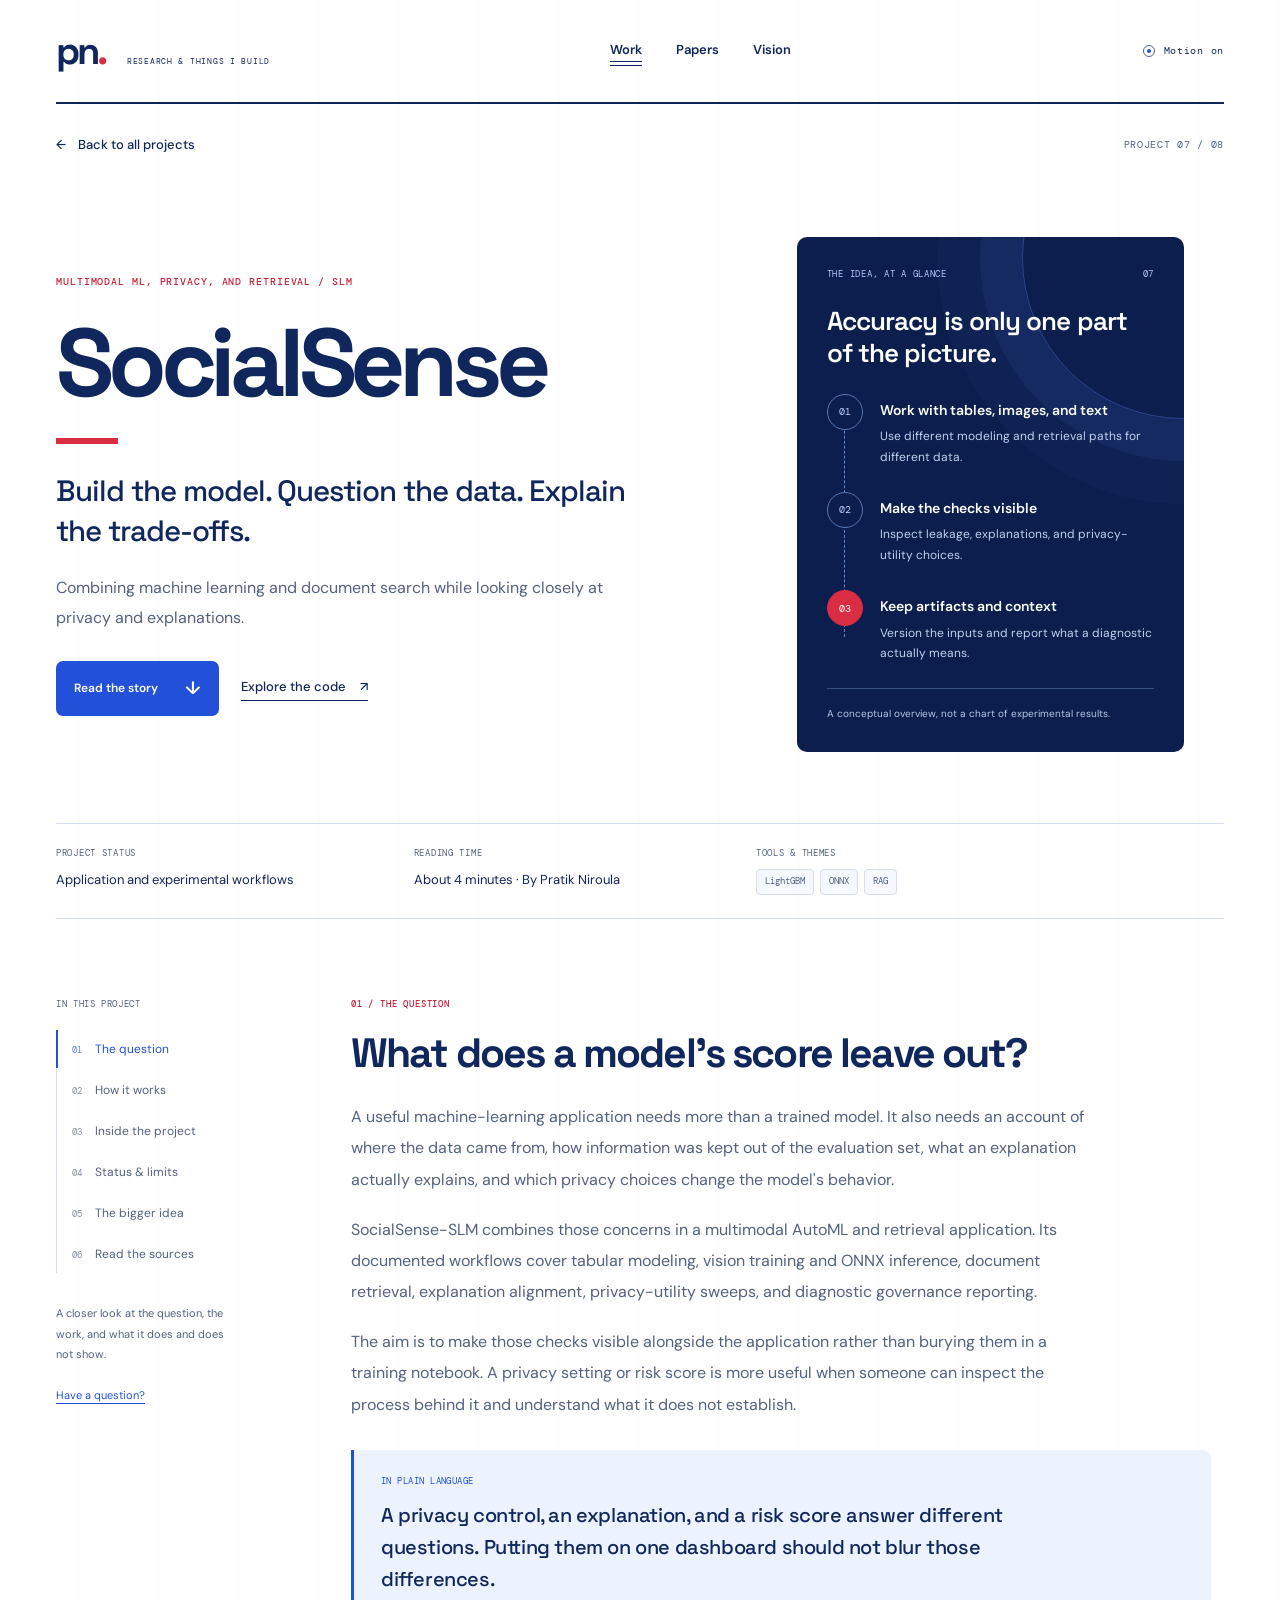
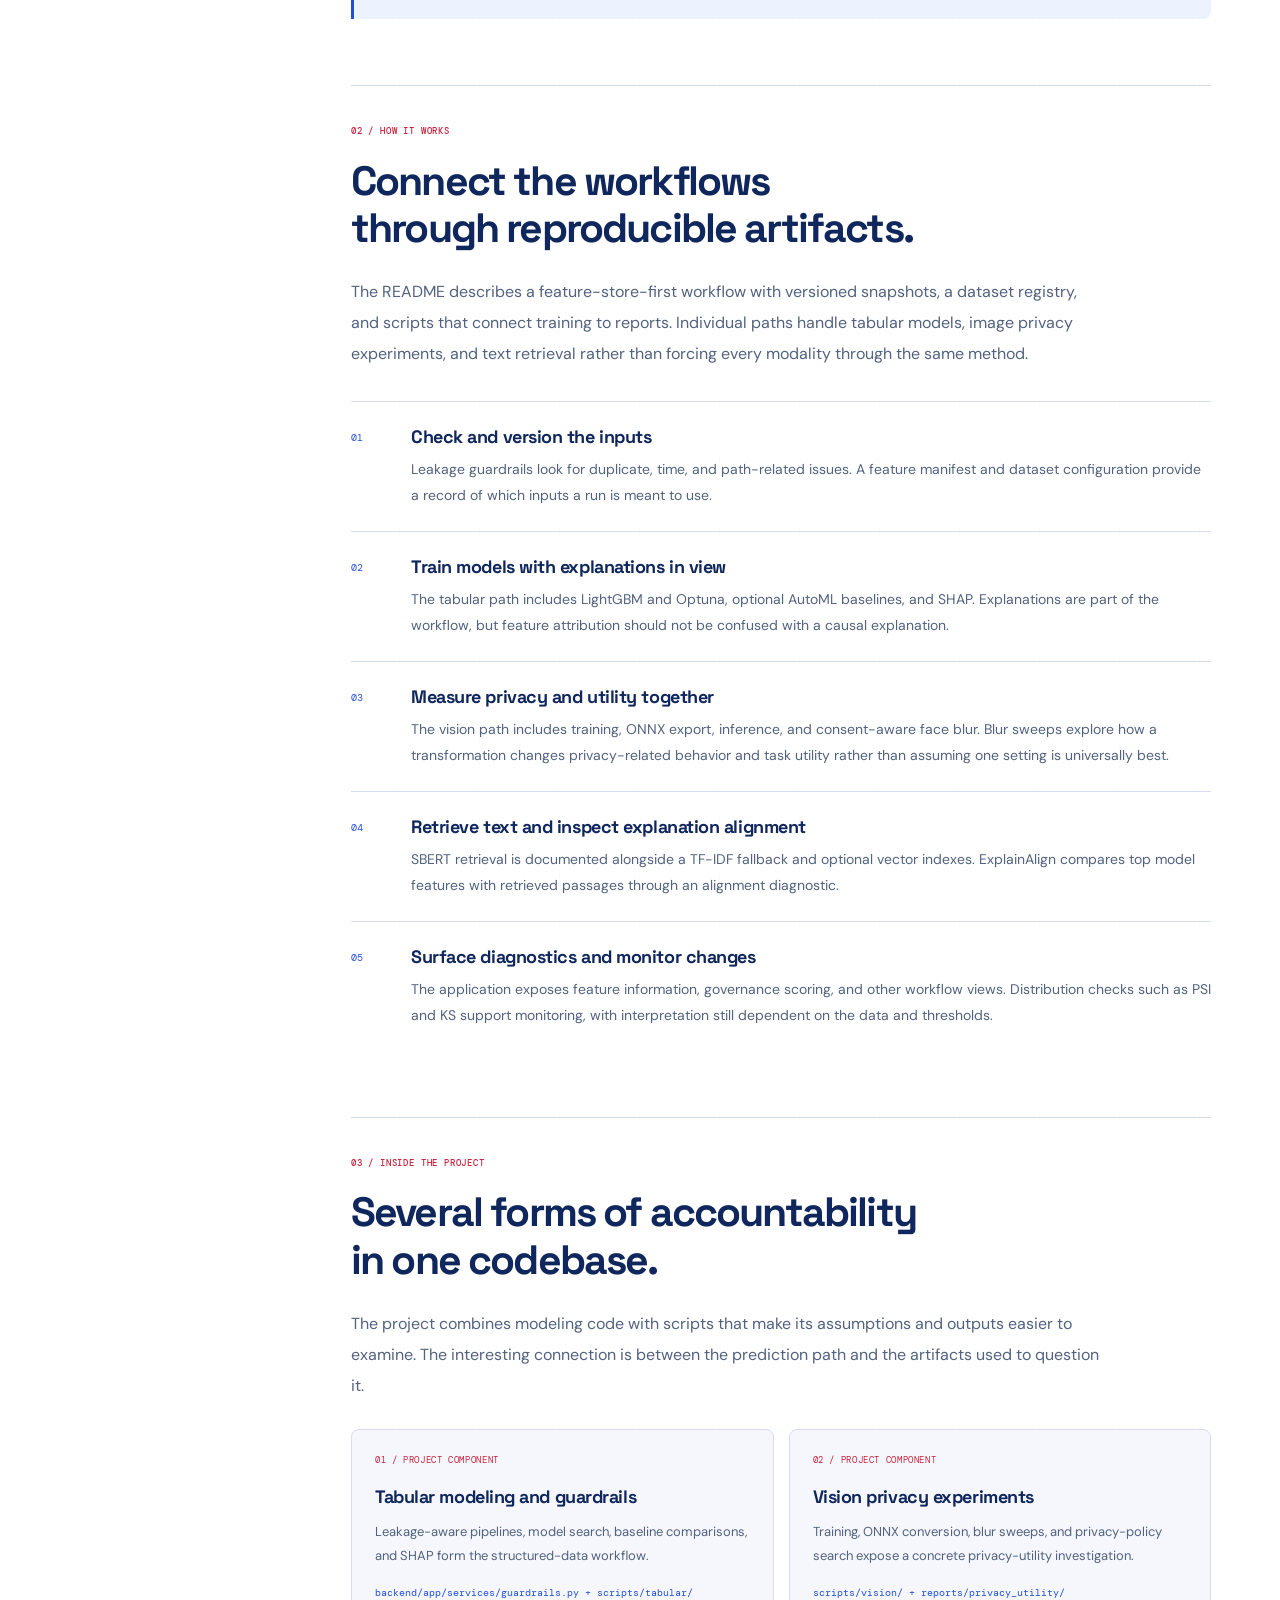
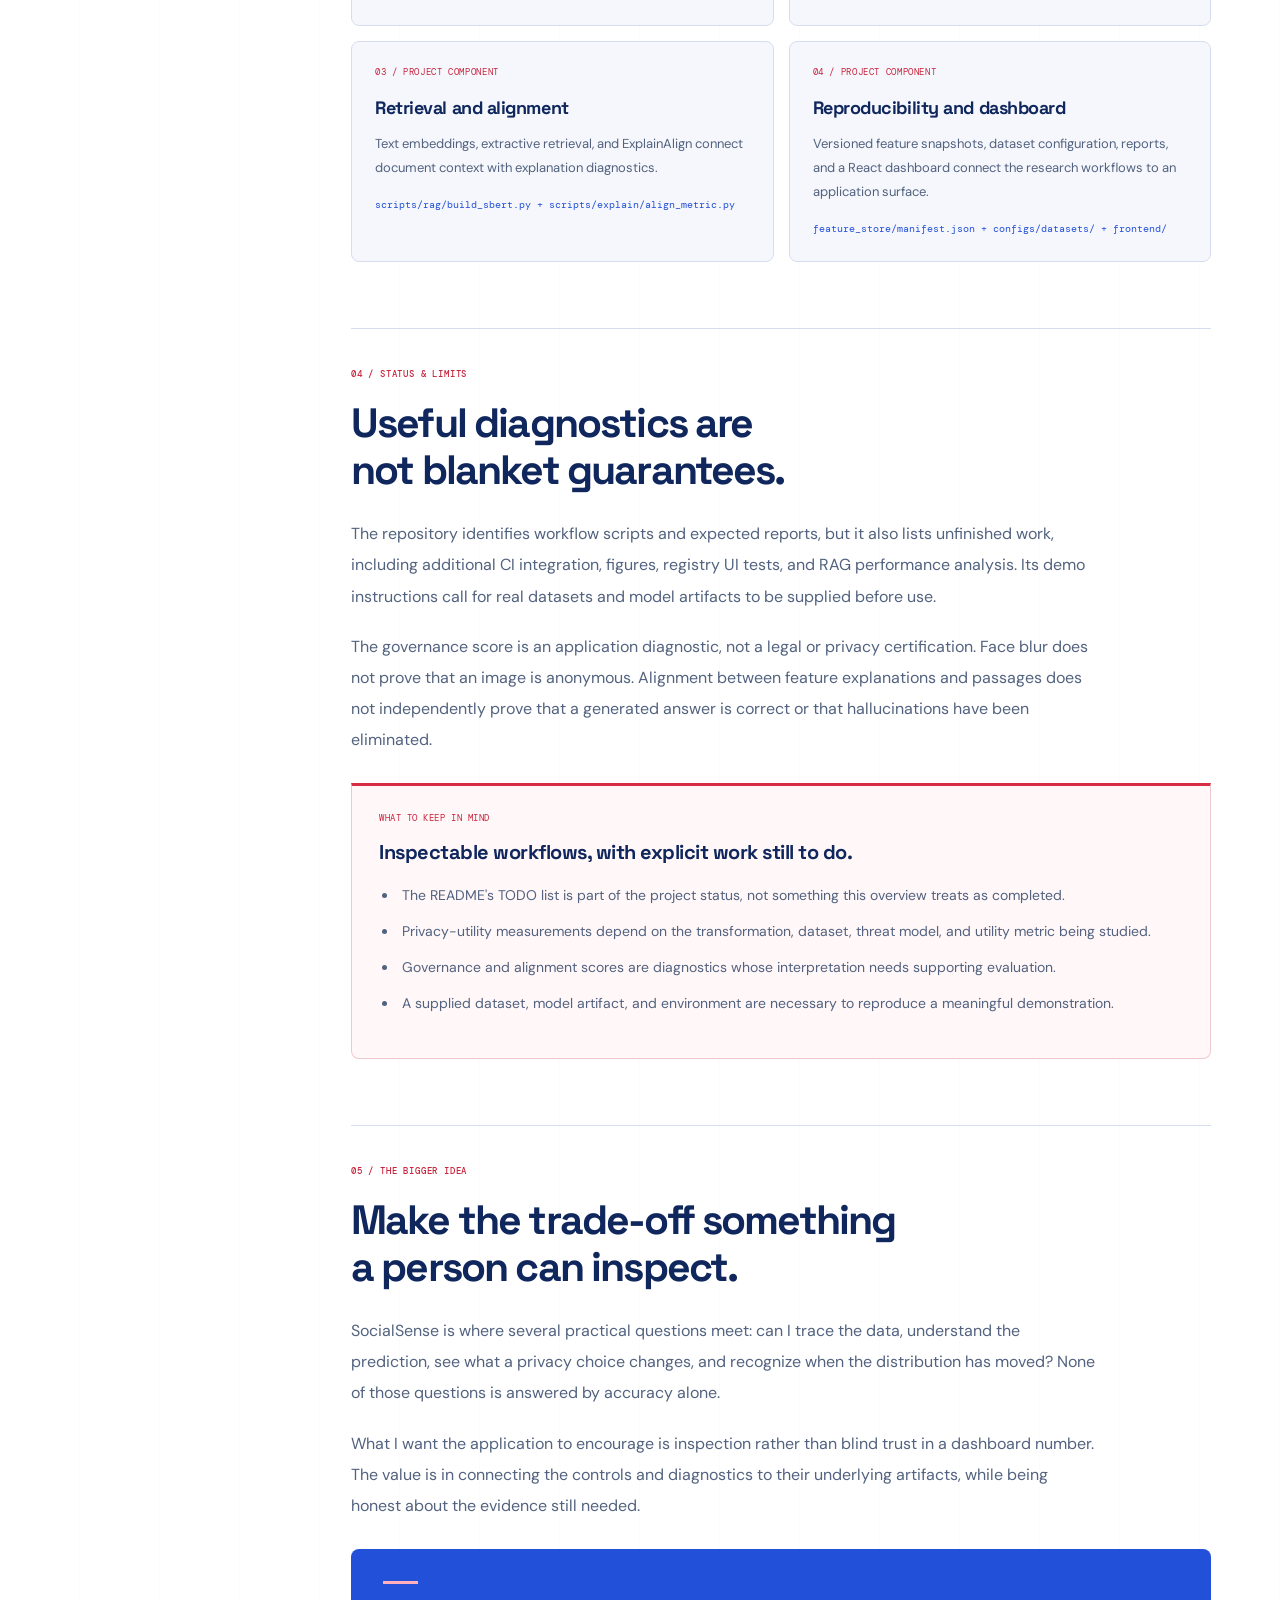
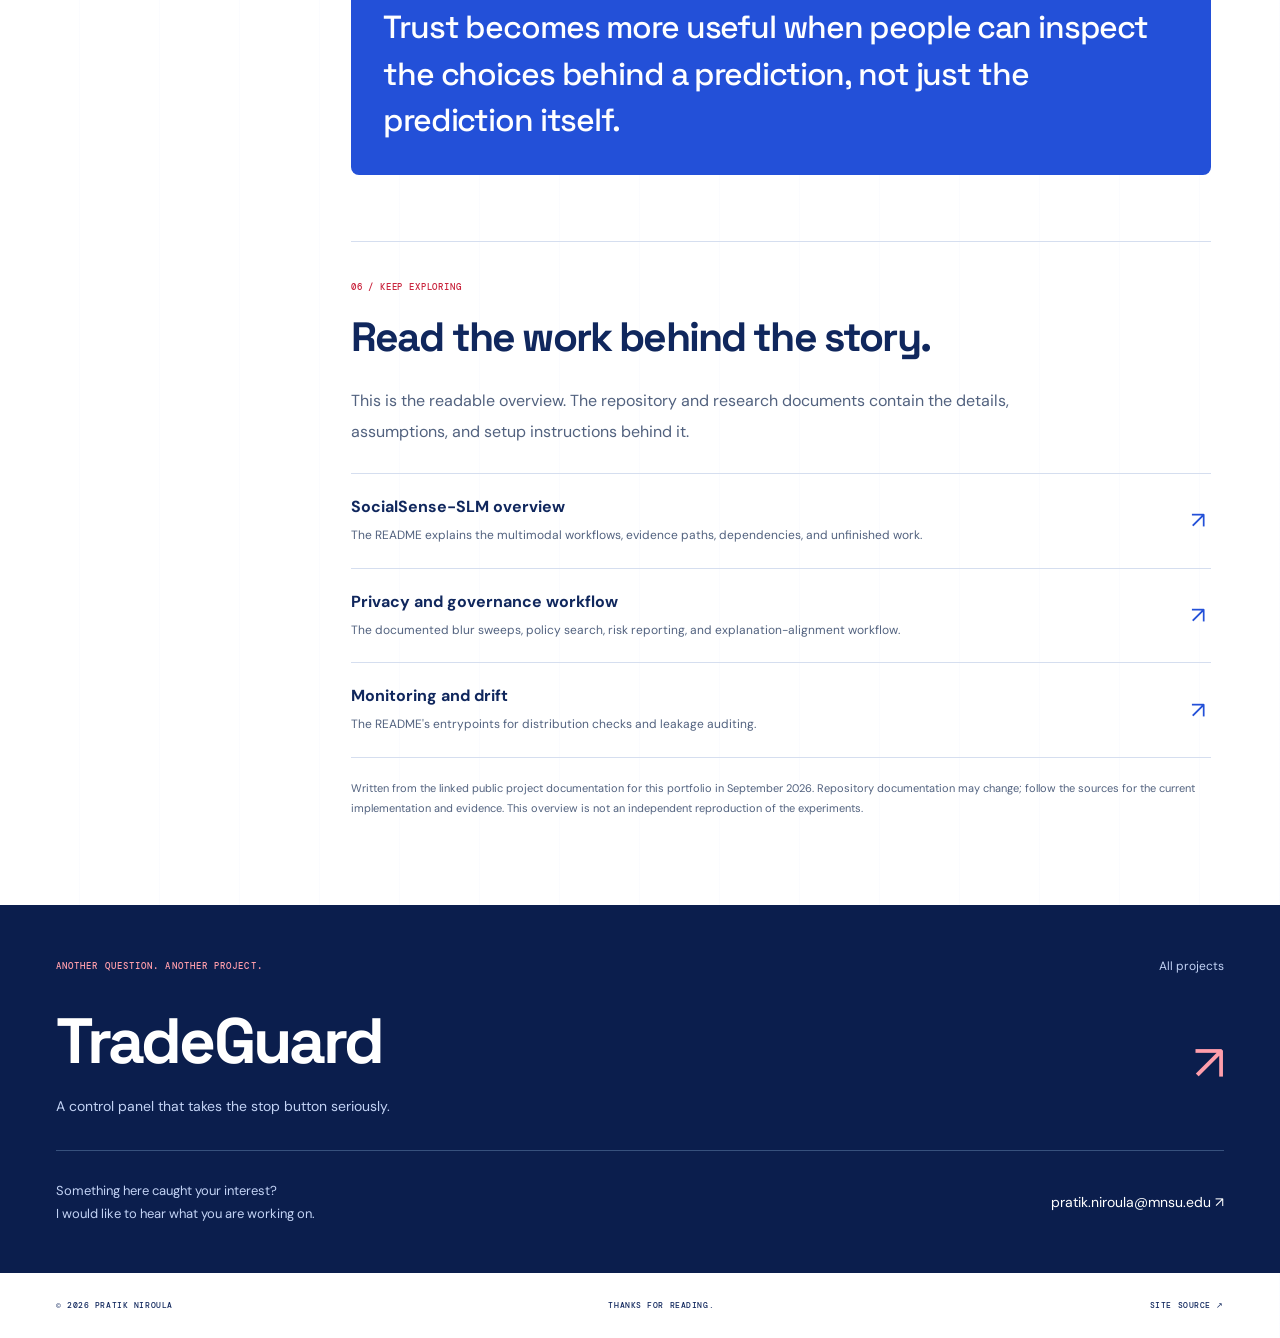
<file: projects/socialsense/index.html>
<!doctype html>
<html lang="en">
<head>
  <meta charset="UTF-8" />
  <meta name="viewport" content="width=device-width, initial-scale=1" />
  <meta name="theme-color" content="#ffffff" />
  <title>SocialSense-SLM | Pratik Niroula</title>
  <meta name="description" content="Combining machine learning and document search while looking closely at privacy and explanations." />
  <meta property="og:title" content="SocialSense-SLM | Pratik Niroula" />
  <meta property="og:description" content="Build the model. Question the data. Explain the trade-offs." />
  <meta property="og:type" content="article" />
  <meta property="og:url" content="https://pratikn03.github.io/Website/projects/socialsense/" />
  <link rel="canonical" href="https://pratikn03.github.io/Website/projects/socialsense/" />
  <link rel="icon" href="../../favicon.svg" type="image/svg+xml" />
  <link rel="preconnect" href="https://fonts.googleapis.com" />
  <link rel="preconnect" href="https://fonts.gstatic.com" crossorigin />
  <link href="https://fonts.googleapis.com/css2?family=DM+Mono:wght@400;500&family=DM+Sans:wght@400;500;600;700&family=Space+Grotesk:wght@400;500;600;700&display=swap" rel="stylesheet" />
  <link rel="stylesheet" href="../../portfolio.css" />
  <link rel="stylesheet" href="../../case-study.css" />
  <script src="../../case-study.js" defer></script>
  <script type="application/ld+json">{"@context":"https://schema.org","@type":"Article","headline":"SocialSense-SLM: Build the model. Question the data. Explain the trade-offs.","description":"Combining machine learning and document search while looking closely at privacy and explanations.","author":{"@type":"Person","name":"Pratik Niroula","url":"https://pratikn03.github.io/Website/"},"mainEntityOfPage":"https://pratikn03.github.io/Website/projects/socialsense/","inLanguage":"en","about":["LightGBM","ONNX","RAG"]}</script>
</head>
<body class="case-study">
  <a class="skip-link" href="#main">Skip to project story</a>
  <div class="page-progress" aria-hidden="true"></div>
  <header class="site-header wrap">
    <a class="wordmark" href="../../" aria-label="Pratik Niroula, home">pn<span class="brand-dot">.</span><span class="wordmark-caption">RESEARCH &amp; THINGS I BUILD</span></a>
    <nav class="primary-nav" aria-label="Main navigation"><a href="../../#work" aria-current="page">Work</a><a href="../../#papers">Papers</a><a href="../../#vision">Vision</a></nav>
    <button class="motion-toggle mono" id="motion-toggle" type="button" aria-pressed="true"><span class="motion-indicator" aria-hidden="true"></span><span id="motion-label">Motion on</span></button>
  </header>
  <main id="main">
    <article aria-labelledby="story-title">
      <div class="wrap">
        <div class="story-breadcrumb"><a href="../../#work"><span aria-hidden="true">&larr;</span> Back to all projects</a><span class="mono">PROJECT 07 / 08</span></div>
        <header class="story-hero">
          <div class="story-hero-copy">
            <p class="eyebrow">MULTIMODAL ML, PRIVACY, AND RETRIEVAL / SLM</p>
            <h1 id="story-title">SocialSense</h1>
            <p class="story-subtitle">Build the model. Question the data. Explain the trade-offs.</p>
            <p class="story-deck">Combining machine learning and document search while looking closely at privacy and explanations.</p>
            <div class="story-actions"><a class="button button-dark" href="#question">Read the story <span aria-hidden="true">&darr;</span></a><a class="text-link" href="https://github.com/Pratikn03/GropAI" target="_blank" rel="noopener noreferrer">Explore the code <span aria-hidden="true">&nearr;</span></a></div>
          </div>
          <figure class="story-map" aria-labelledby="map-title">
            <p class="mono"><span>THE IDEA, AT A GLANCE</span><span>07</span></p>
            <h2 class="story-map-title" id="map-title">Accuracy is only one part of the picture.</h2>
            <ol><li><span class="story-step-number" aria-hidden="true">01</span><div><strong>Work with tables, images, and text</strong><p>Use different modeling and retrieval paths for different data.</p></div></li>
<li><span class="story-step-number" aria-hidden="true">02</span><div><strong>Make the checks visible</strong><p>Inspect leakage, explanations, and privacy-utility choices.</p></div></li>
<li><span class="story-step-number" aria-hidden="true">03</span><div><strong>Keep artifacts and context</strong><p>Version the inputs and report what a diagnostic actually means.</p></div></li></ol>
            <figcaption>A conceptual overview, not a chart of experimental results.</figcaption>
          </figure>
        </header>
        <dl class="story-facts">
          <div><dt>Project status</dt><dd>Application and experimental workflows</dd></div>
          <div><dt>Reading time</dt><dd>About 4 minutes &middot; By Pratik Niroula</dd></div>
          <div><dt>Tools & themes</dt><dd><div class="project-tags"><span>LightGBM</span><span>ONNX</span><span>RAG</span></div></dd></div>
        </dl>
        <div class="story-layout">
          <aside class="story-aside">
            <p class="mono">IN THIS PROJECT</p>
            <nav class="story-toc" aria-label="On this page"><a href="#question"><span aria-hidden="true">01</span>The question</a>
<a href="#approach"><span aria-hidden="true">02</span>How it works</a>
<a href="#inside"><span aria-hidden="true">03</span>Inside the project</a>
<a href="#evidence"><span aria-hidden="true">04</span>Status &amp; limits</a>
<a href="#takeaway"><span aria-hidden="true">05</span>The bigger idea</a>
<a href="#resources"><span aria-hidden="true">06</span>Read the sources</a></nav>
            <p class="story-aside-note">A closer look at the question, the work, and what it does and does not show.<br><br><a href="mailto:pratik.niroula@mnsu.edu?subject=SocialSense-SLM%20project%20question">Have a question?</a></p>
          </aside>
          <div class="story-body">
            <section class="story-section" id="question">
              <p class="eyebrow">01 / THE QUESTION</p><h2>What does a model&#39;s score leave out?</h2>
              <div class="story-prose"><p>A useful machine-learning application needs more than a trained model. It also needs an account of where the data came from, how information was kept out of the evaluation set, what an explanation actually explains, and which privacy choices change the model&#39;s behavior.</p>
<p>SocialSense-SLM combines those concerns in a multimodal AutoML and retrieval application. Its documented workflows cover tabular modeling, vision training and ONNX inference, document retrieval, explanation alignment, privacy-utility sweeps, and diagnostic governance reporting.</p>
<p>The aim is to make those checks visible alongside the application rather than burying them in a training notebook. A privacy setting or risk score is more useful when someone can inspect the process behind it and understand what it does not establish.</p></div>
              <aside class="story-callout"><span class="mono">IN PLAIN LANGUAGE</span><p>A privacy control, an explanation, and a risk score answer different questions. Putting them on one dashboard should not blur those differences.</p></aside>
            </section>
            <section class="story-section" id="approach">
              <p class="eyebrow">02 / HOW IT WORKS</p><h2>Connect the workflows through reproducible artifacts.</h2>
              <div class="story-prose"><p>The README describes a feature-store-first workflow with versioned snapshots, a dataset registry, and scripts that connect training to reports. Individual paths handle tabular models, image privacy experiments, and text retrieval rather than forcing every modality through the same method.</p></div>
              <ol class="story-flow"><li><div><h3>Check and version the inputs</h3><p>Leakage guardrails look for duplicate, time, and path-related issues. A feature manifest and dataset configuration provide a record of which inputs a run is meant to use.</p></div></li>
<li><div><h3>Train models with explanations in view</h3><p>The tabular path includes LightGBM and Optuna, optional AutoML baselines, and SHAP. Explanations are part of the workflow, but feature attribution should not be confused with a causal explanation.</p></div></li>
<li><div><h3>Measure privacy and utility together</h3><p>The vision path includes training, ONNX export, inference, and consent-aware face blur. Blur sweeps explore how a transformation changes privacy-related behavior and task utility rather than assuming one setting is universally best.</p></div></li>
<li><div><h3>Retrieve text and inspect explanation alignment</h3><p>SBERT retrieval is documented alongside a TF-IDF fallback and optional vector indexes. ExplainAlign compares top model features with retrieved passages through an alignment diagnostic.</p></div></li>
<li><div><h3>Surface diagnostics and monitor changes</h3><p>The application exposes feature information, governance scoring, and other workflow views. Distribution checks such as PSI and KS support monitoring, with interpretation still dependent on the data and thresholds.</p></div></li></ol>
            </section>
            <section class="story-section" id="inside">
              <p class="eyebrow">03 / INSIDE THE PROJECT</p><h2>Several forms of accountability in one codebase.</h2>
              <div class="story-prose"><p>The project combines modeling code with scripts that make its assumptions and outputs easier to examine. The interesting connection is between the prediction path and the artifacts used to question it.</p></div>
              <div class="story-components"><section class="story-component"><span class="mono">01 / PROJECT COMPONENT</span><h3>Tabular modeling and guardrails</h3><p>Leakage-aware pipelines, model search, baseline comparisons, and SHAP form the structured-data workflow.</p><code>backend/app/services/guardrails.py + scripts/tabular/</code></section>
<section class="story-component"><span class="mono">02 / PROJECT COMPONENT</span><h3>Vision privacy experiments</h3><p>Training, ONNX conversion, blur sweeps, and privacy-policy search expose a concrete privacy-utility investigation.</p><code>scripts/vision/ + reports/privacy_utility/</code></section>
<section class="story-component"><span class="mono">03 / PROJECT COMPONENT</span><h3>Retrieval and alignment</h3><p>Text embeddings, extractive retrieval, and ExplainAlign connect document context with explanation diagnostics.</p><code>scripts/rag/build_sbert.py + scripts/explain/align_metric.py</code></section>
<section class="story-component"><span class="mono">04 / PROJECT COMPONENT</span><h3>Reproducibility and dashboard</h3><p>Versioned feature snapshots, dataset configuration, reports, and a React dashboard connect the research workflows to an application surface.</p><code>feature_store/manifest.json + configs/datasets/ + frontend/</code></section></div>
            </section>
            <section class="story-section" id="evidence">
              <p class="eyebrow">04 / STATUS &amp; LIMITS</p><h2>Useful diagnostics are not blanket guarantees.</h2>
              <div class="story-prose"><p>The repository identifies workflow scripts and expected reports, but it also lists unfinished work, including additional CI integration, figures, registry UI tests, and RAG performance analysis. Its demo instructions call for real datasets and model artifacts to be supplied before use.</p>
<p>The governance score is an application diagnostic, not a legal or privacy certification. Face blur does not prove that an image is anonymous. Alignment between feature explanations and passages does not independently prove that a generated answer is correct or that hallucinations have been eliminated.</p></div>
              <aside class="story-status"><span class="mono">WHAT TO KEEP IN MIND</span><h3>Inspectable workflows, with explicit work still to do.</h3><ul><li>The README&#39;s TODO list is part of the project status, not something this overview treats as completed.</li><li>Privacy-utility measurements depend on the transformation, dataset, threat model, and utility metric being studied.</li><li>Governance and alignment scores are diagnostics whose interpretation needs supporting evaluation.</li><li>A supplied dataset, model artifact, and environment are necessary to reproduce a meaningful demonstration.</li></ul></aside>
            </section>
            <section class="story-section" id="takeaway">
              <p class="eyebrow">05 / THE BIGGER IDEA</p><h2>Make the trade-off something a person can inspect.</h2>
              <div class="story-prose"><p>SocialSense is where several practical questions meet: can I trace the data, understand the prediction, see what a privacy choice changes, and recognize when the distribution has moved? None of those questions is answered by accuracy alone.</p>
<p>What I want the application to encourage is inspection rather than blind trust in a dashboard number. The value is in connecting the controls and diagnostics to their underlying artifacts, while being honest about the evidence still needed.</p></div>
              <div class="story-takeaway"><p>Trust becomes more useful when people can inspect the choices behind a prediction, not just the prediction itself.</p></div>
            </section>
            <section class="story-section" id="resources">
              <p class="eyebrow">06 / KEEP EXPLORING</p><h2>Read the work behind the story.</h2>
              <div class="story-prose"><p>This is the readable overview. The repository and research documents contain the details, assumptions, and setup instructions behind it.</p></div>
              <div class="story-resources"><a class="story-resource" href="https://github.com/Pratikn03/GropAI" target="_blank" rel="noopener noreferrer"><div><strong>SocialSense-SLM overview</strong><p>The README explains the multimodal workflows, evidence paths, dependencies, and unfinished work.</p></div><span class="resource-arrow" aria-hidden="true">&nearr;</span></a>
<a class="story-resource" href="https://github.com/Pratikn03/GropAI#governance--privacy" target="_blank" rel="noopener noreferrer"><div><strong>Privacy and governance workflow</strong><p>The documented blur sweeps, policy search, risk reporting, and explanation-alignment workflow.</p></div><span class="resource-arrow" aria-hidden="true">&nearr;</span></a>
<a class="story-resource" href="https://github.com/Pratikn03/GropAI#monitoring--drift" target="_blank" rel="noopener noreferrer"><div><strong>Monitoring and drift</strong><p>The README&#39;s entrypoints for distribution checks and leakage auditing.</p></div><span class="resource-arrow" aria-hidden="true">&nearr;</span></a></div>
              <p class="story-source-note">Written from the linked public project documentation for this portfolio in September 2026. Repository documentation may change; follow the sources for the current implementation and evidence. This overview is not an independent reproduction of the experiments.</p>
            </section>
          </div>
        </div>
      </div>
    </article>
    <section class="story-next" aria-labelledby="next-title"><div class="wrap">
      <div class="story-next-top"><p class="eyebrow">ANOTHER QUESTION. ANOTHER PROJECT.</p><a href="../../#work">All projects</a></div>
      <a class="story-next-link" href="../tradeguard/"><div><h2 id="next-title">TradeGuard</h2><p>A control panel that takes the stop button seriously.</p></div><span class="story-next-arrow" aria-hidden="true">&nearr;</span></a>
      <div class="story-contact"><p>Something here caught your interest?<br>I would like to hear what you are working on.</p><a href="mailto:pratik.niroula@mnsu.edu">pratik.niroula@mnsu.edu &nearr;</a></div>
    </div></section>
  </main>
  <footer class="site-footer wrap mono"><span>&copy; <span id="year">2026</span> PRATIK NIROULA</span><span>THANKS FOR READING.</span><a href="https://github.com/Pratikn03/Website" target="_blank" rel="noopener noreferrer">SITE SOURCE &nearr;</a></footer>
</body>
</html>
</file>
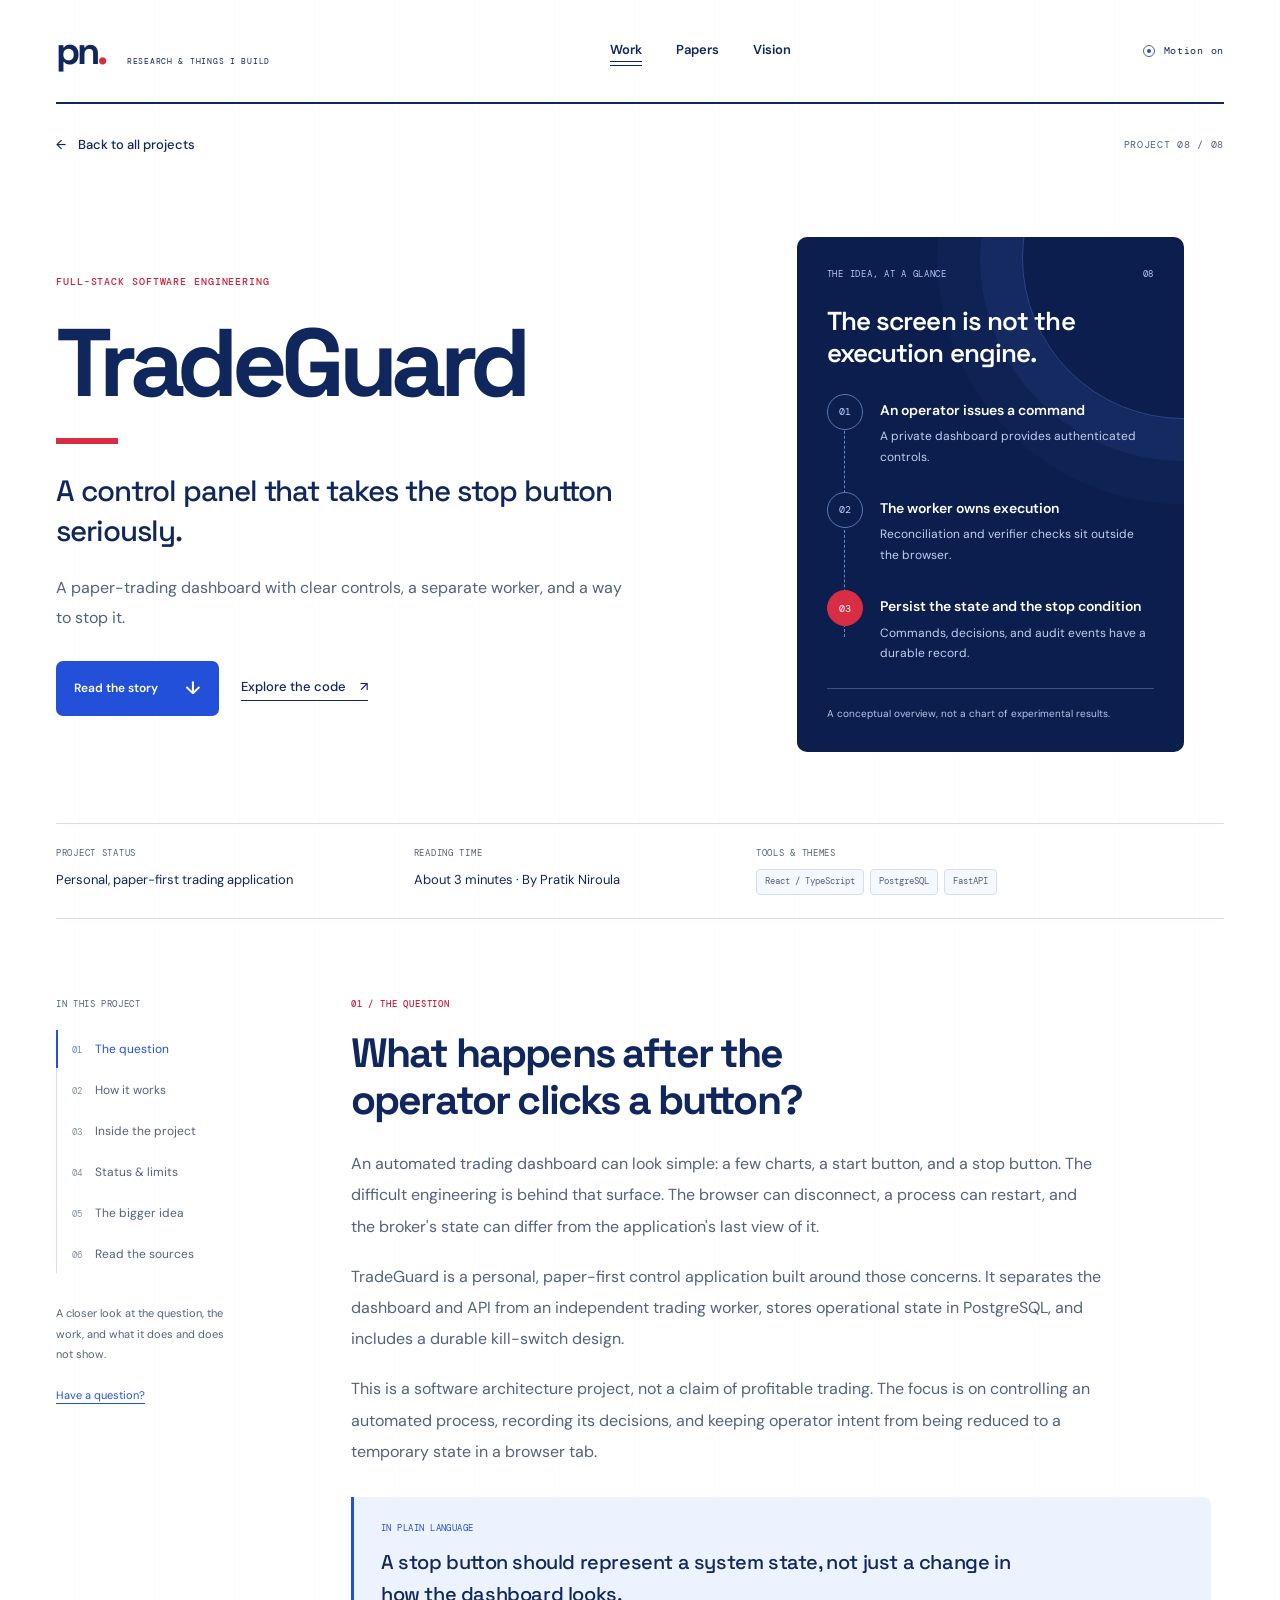
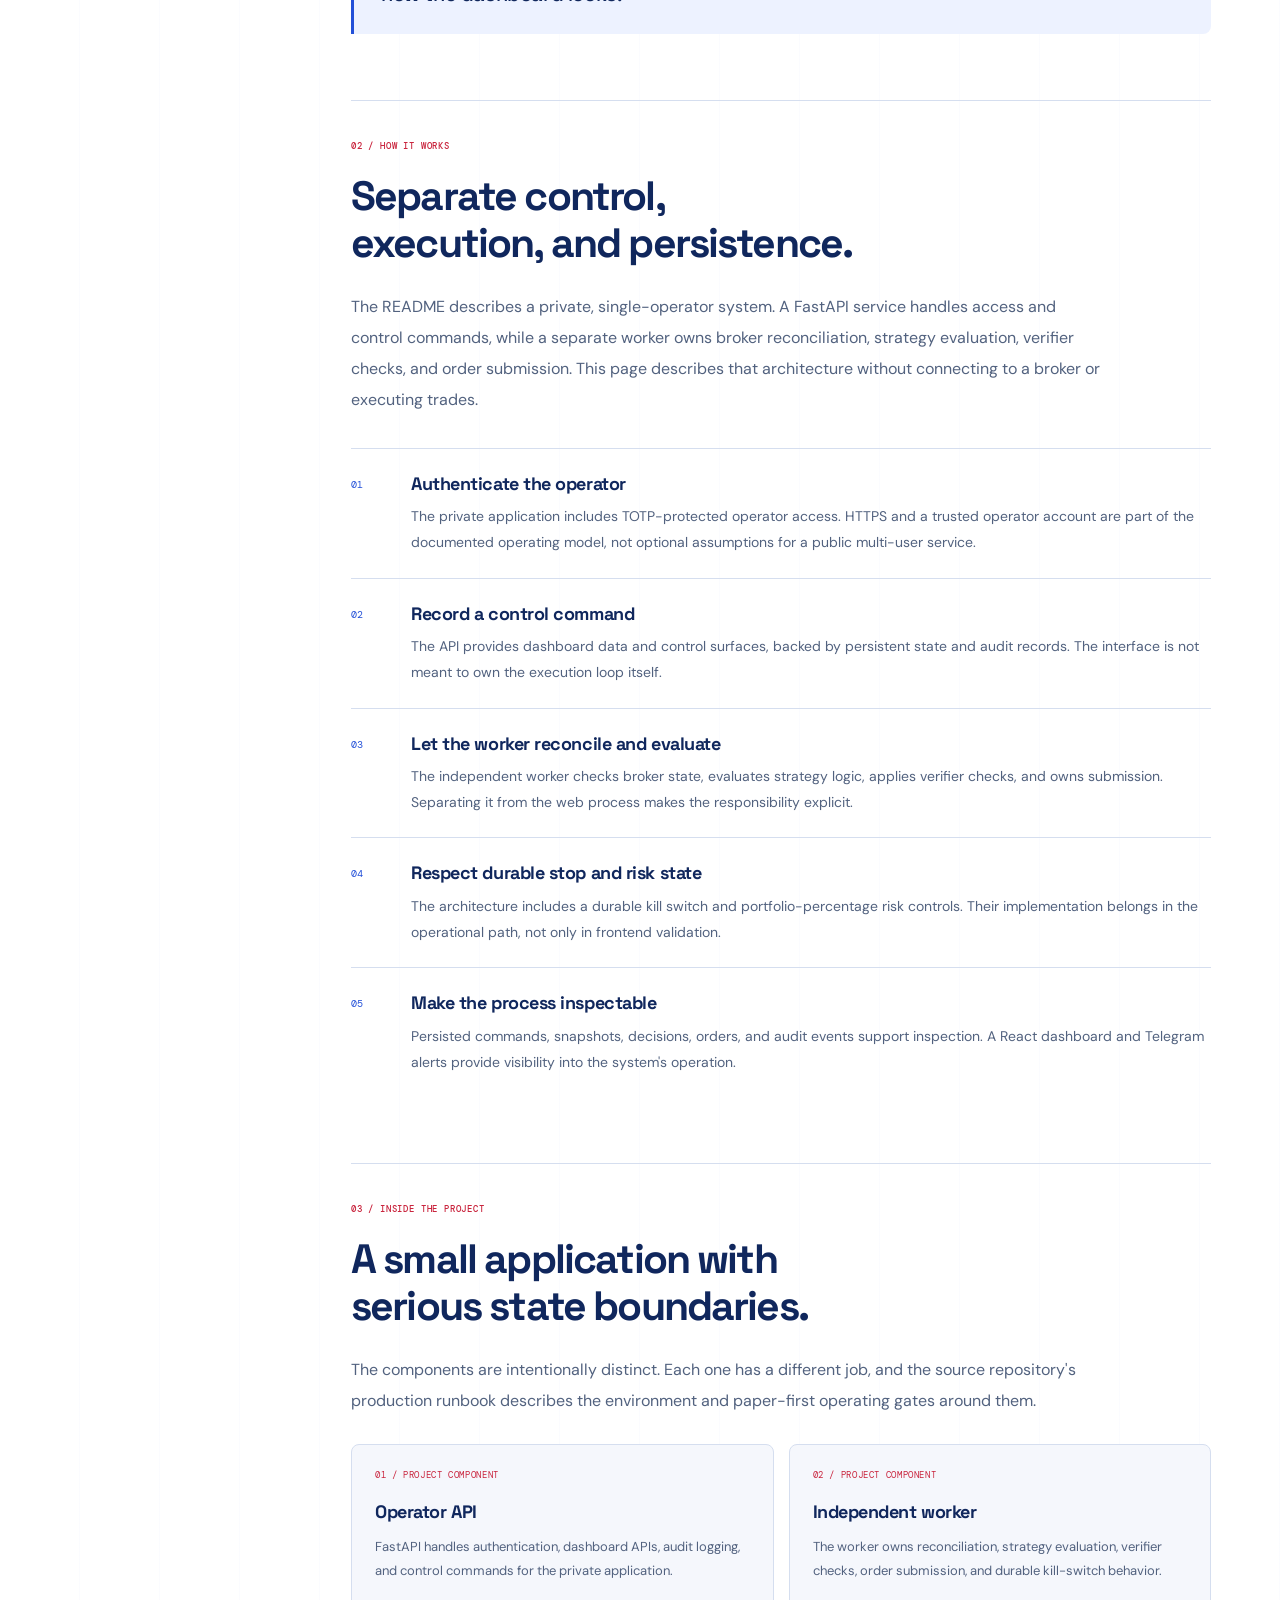
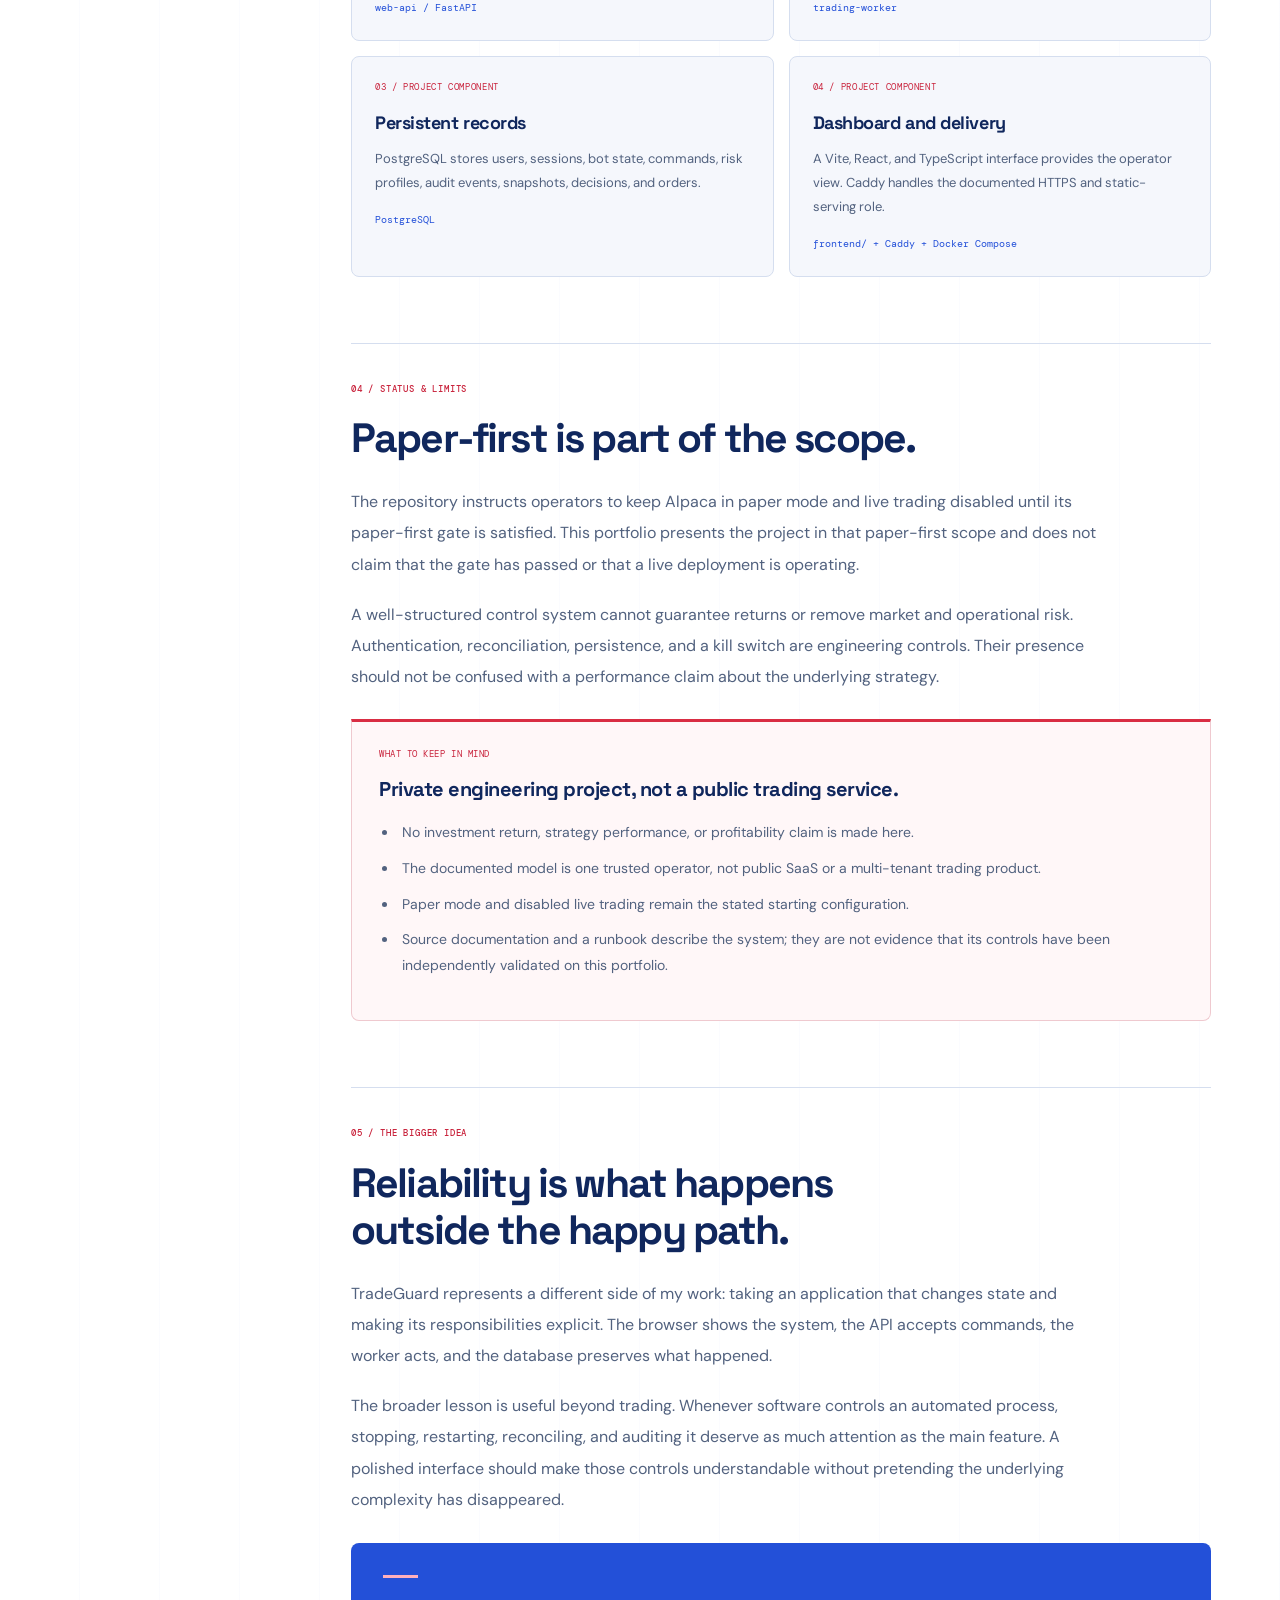
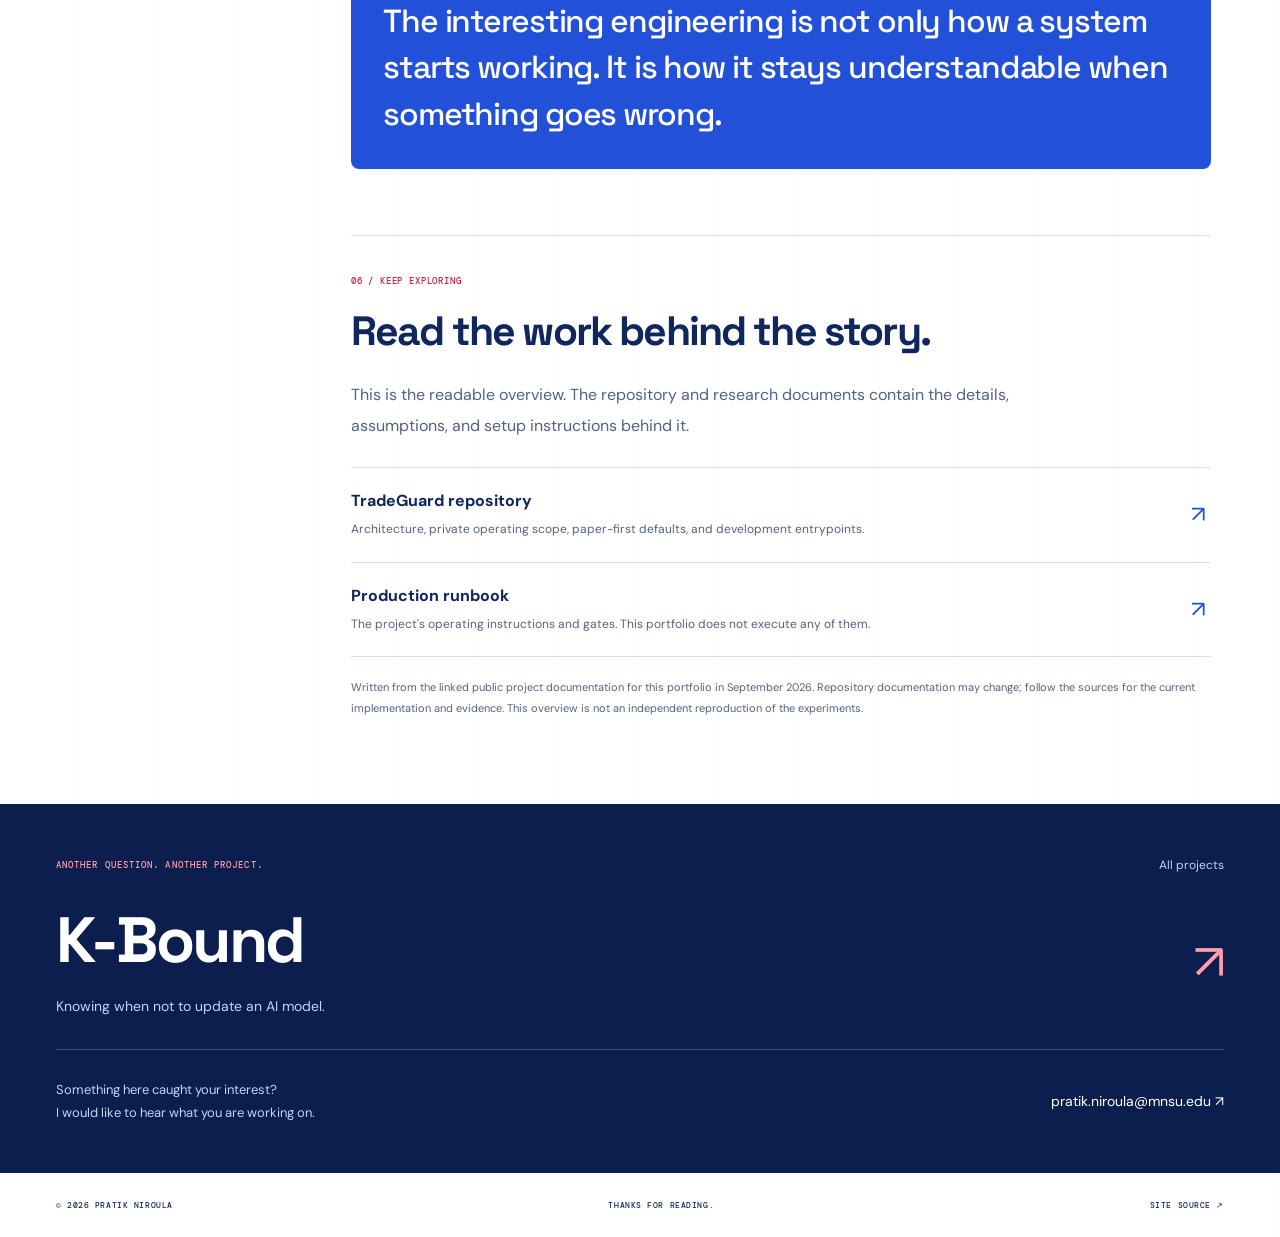
<file: projects/tradeguard/index.html>
<!doctype html>
<html lang="en">
<head>
  <meta charset="UTF-8" />
  <meta name="viewport" content="width=device-width, initial-scale=1" />
  <meta name="theme-color" content="#ffffff" />
  <title>TradeGuard | Pratik Niroula</title>
  <meta name="description" content="A paper-trading dashboard with clear controls, a separate worker, and a way to stop it." />
  <meta property="og:title" content="TradeGuard | Pratik Niroula" />
  <meta property="og:description" content="A control panel that takes the stop button seriously." />
  <meta property="og:type" content="article" />
  <meta property="og:url" content="https://pratikn03.github.io/Website/projects/tradeguard/" />
  <link rel="canonical" href="https://pratikn03.github.io/Website/projects/tradeguard/" />
  <link rel="icon" href="../../favicon.svg" type="image/svg+xml" />
  <link rel="preconnect" href="https://fonts.googleapis.com" />
  <link rel="preconnect" href="https://fonts.gstatic.com" crossorigin />
  <link href="https://fonts.googleapis.com/css2?family=DM+Mono:wght@400;500&family=DM+Sans:wght@400;500;600;700&family=Space+Grotesk:wght@400;500;600;700&display=swap" rel="stylesheet" />
  <link rel="stylesheet" href="../../portfolio.css" />
  <link rel="stylesheet" href="../../case-study.css" />
  <script src="../../case-study.js" defer></script>
  <script type="application/ld+json">{"@context":"https://schema.org","@type":"Article","headline":"TradeGuard: A control panel that takes the stop button seriously.","description":"A paper-trading dashboard with clear controls, a separate worker, and a way to stop it.","author":{"@type":"Person","name":"Pratik Niroula","url":"https://pratikn03.github.io/Website/"},"mainEntityOfPage":"https://pratikn03.github.io/Website/projects/tradeguard/","inLanguage":"en","about":["React / TypeScript","PostgreSQL","FastAPI"]}</script>
</head>
<body class="case-study">
  <a class="skip-link" href="#main">Skip to project story</a>
  <div class="page-progress" aria-hidden="true"></div>
  <header class="site-header wrap">
    <a class="wordmark" href="../../" aria-label="Pratik Niroula, home">pn<span class="brand-dot">.</span><span class="wordmark-caption">RESEARCH &amp; THINGS I BUILD</span></a>
    <nav class="primary-nav" aria-label="Main navigation"><a href="../../#work" aria-current="page">Work</a><a href="../../#papers">Papers</a><a href="../../#vision">Vision</a></nav>
    <button class="motion-toggle mono" id="motion-toggle" type="button" aria-pressed="true"><span class="motion-indicator" aria-hidden="true"></span><span id="motion-label">Motion on</span></button>
  </header>
  <main id="main">
    <article aria-labelledby="story-title">
      <div class="wrap">
        <div class="story-breadcrumb"><a href="../../#work"><span aria-hidden="true">&larr;</span> Back to all projects</a><span class="mono">PROJECT 08 / 08</span></div>
        <header class="story-hero">
          <div class="story-hero-copy">
            <p class="eyebrow">FULL-STACK SOFTWARE ENGINEERING</p>
            <h1 id="story-title">TradeGuard</h1>
            <p class="story-subtitle">A control panel that takes the stop button seriously.</p>
            <p class="story-deck">A paper-trading dashboard with clear controls, a separate worker, and a way to stop it.</p>
            <div class="story-actions"><a class="button button-dark" href="#question">Read the story <span aria-hidden="true">&darr;</span></a><a class="text-link" href="https://github.com/Pratikn03/Trading" target="_blank" rel="noopener noreferrer">Explore the code <span aria-hidden="true">&nearr;</span></a></div>
          </div>
          <figure class="story-map" aria-labelledby="map-title">
            <p class="mono"><span>THE IDEA, AT A GLANCE</span><span>08</span></p>
            <h2 class="story-map-title" id="map-title">The screen is not the execution engine.</h2>
            <ol><li><span class="story-step-number" aria-hidden="true">01</span><div><strong>An operator issues a command</strong><p>A private dashboard provides authenticated controls.</p></div></li>
<li><span class="story-step-number" aria-hidden="true">02</span><div><strong>The worker owns execution</strong><p>Reconciliation and verifier checks sit outside the browser.</p></div></li>
<li><span class="story-step-number" aria-hidden="true">03</span><div><strong>Persist the state and the stop condition</strong><p>Commands, decisions, and audit events have a durable record.</p></div></li></ol>
            <figcaption>A conceptual overview, not a chart of experimental results.</figcaption>
          </figure>
        </header>
        <dl class="story-facts">
          <div><dt>Project status</dt><dd>Personal, paper-first trading application</dd></div>
          <div><dt>Reading time</dt><dd>About 3 minutes &middot; By Pratik Niroula</dd></div>
          <div><dt>Tools & themes</dt><dd><div class="project-tags"><span>React / TypeScript</span><span>PostgreSQL</span><span>FastAPI</span></div></dd></div>
        </dl>
        <div class="story-layout">
          <aside class="story-aside">
            <p class="mono">IN THIS PROJECT</p>
            <nav class="story-toc" aria-label="On this page"><a href="#question"><span aria-hidden="true">01</span>The question</a>
<a href="#approach"><span aria-hidden="true">02</span>How it works</a>
<a href="#inside"><span aria-hidden="true">03</span>Inside the project</a>
<a href="#evidence"><span aria-hidden="true">04</span>Status &amp; limits</a>
<a href="#takeaway"><span aria-hidden="true">05</span>The bigger idea</a>
<a href="#resources"><span aria-hidden="true">06</span>Read the sources</a></nav>
            <p class="story-aside-note">A closer look at the question, the work, and what it does and does not show.<br><br><a href="mailto:pratik.niroula@mnsu.edu?subject=TradeGuard%20project%20question">Have a question?</a></p>
          </aside>
          <div class="story-body">
            <section class="story-section" id="question">
              <p class="eyebrow">01 / THE QUESTION</p><h2>What happens after the operator clicks a button?</h2>
              <div class="story-prose"><p>An automated trading dashboard can look simple: a few charts, a start button, and a stop button. The difficult engineering is behind that surface. The browser can disconnect, a process can restart, and the broker&#39;s state can differ from the application&#39;s last view of it.</p>
<p>TradeGuard is a personal, paper-first control application built around those concerns. It separates the dashboard and API from an independent trading worker, stores operational state in PostgreSQL, and includes a durable kill-switch design.</p>
<p>This is a software architecture project, not a claim of profitable trading. The focus is on controlling an automated process, recording its decisions, and keeping operator intent from being reduced to a temporary state in a browser tab.</p></div>
              <aside class="story-callout"><span class="mono">IN PLAIN LANGUAGE</span><p>A stop button should represent a system state, not just a change in how the dashboard looks.</p></aside>
            </section>
            <section class="story-section" id="approach">
              <p class="eyebrow">02 / HOW IT WORKS</p><h2>Separate control, execution, and persistence.</h2>
              <div class="story-prose"><p>The README describes a private, single-operator system. A FastAPI service handles access and control commands, while a separate worker owns broker reconciliation, strategy evaluation, verifier checks, and order submission. This page describes that architecture without connecting to a broker or executing trades.</p></div>
              <ol class="story-flow"><li><div><h3>Authenticate the operator</h3><p>The private application includes TOTP-protected operator access. HTTPS and a trusted operator account are part of the documented operating model, not optional assumptions for a public multi-user service.</p></div></li>
<li><div><h3>Record a control command</h3><p>The API provides dashboard data and control surfaces, backed by persistent state and audit records. The interface is not meant to own the execution loop itself.</p></div></li>
<li><div><h3>Let the worker reconcile and evaluate</h3><p>The independent worker checks broker state, evaluates strategy logic, applies verifier checks, and owns submission. Separating it from the web process makes the responsibility explicit.</p></div></li>
<li><div><h3>Respect durable stop and risk state</h3><p>The architecture includes a durable kill switch and portfolio-percentage risk controls. Their implementation belongs in the operational path, not only in frontend validation.</p></div></li>
<li><div><h3>Make the process inspectable</h3><p>Persisted commands, snapshots, decisions, orders, and audit events support inspection. A React dashboard and Telegram alerts provide visibility into the system&#39;s operation.</p></div></li></ol>
            </section>
            <section class="story-section" id="inside">
              <p class="eyebrow">03 / INSIDE THE PROJECT</p><h2>A small application with serious state boundaries.</h2>
              <div class="story-prose"><p>The components are intentionally distinct. Each one has a different job, and the source repository&#39;s production runbook describes the environment and paper-first operating gates around them.</p></div>
              <div class="story-components"><section class="story-component"><span class="mono">01 / PROJECT COMPONENT</span><h3>Operator API</h3><p>FastAPI handles authentication, dashboard APIs, audit logging, and control commands for the private application.</p><code>web-api / FastAPI</code></section>
<section class="story-component"><span class="mono">02 / PROJECT COMPONENT</span><h3>Independent worker</h3><p>The worker owns reconciliation, strategy evaluation, verifier checks, order submission, and durable kill-switch behavior.</p><code>trading-worker</code></section>
<section class="story-component"><span class="mono">03 / PROJECT COMPONENT</span><h3>Persistent records</h3><p>PostgreSQL stores users, sessions, bot state, commands, risk profiles, audit events, snapshots, decisions, and orders.</p><code>PostgreSQL</code></section>
<section class="story-component"><span class="mono">04 / PROJECT COMPONENT</span><h3>Dashboard and delivery</h3><p>A Vite, React, and TypeScript interface provides the operator view. Caddy handles the documented HTTPS and static-serving role.</p><code>frontend/ + Caddy + Docker Compose</code></section></div>
            </section>
            <section class="story-section" id="evidence">
              <p class="eyebrow">04 / STATUS &amp; LIMITS</p><h2>Paper-first is part of the scope.</h2>
              <div class="story-prose"><p>The repository instructs operators to keep Alpaca in paper mode and live trading disabled until its paper-first gate is satisfied. This portfolio presents the project in that paper-first scope and does not claim that the gate has passed or that a live deployment is operating.</p>
<p>A well-structured control system cannot guarantee returns or remove market and operational risk. Authentication, reconciliation, persistence, and a kill switch are engineering controls. Their presence should not be confused with a performance claim about the underlying strategy.</p></div>
              <aside class="story-status"><span class="mono">WHAT TO KEEP IN MIND</span><h3>Private engineering project, not a public trading service.</h3><ul><li>No investment return, strategy performance, or profitability claim is made here.</li><li>The documented model is one trusted operator, not public SaaS or a multi-tenant trading product.</li><li>Paper mode and disabled live trading remain the stated starting configuration.</li><li>Source documentation and a runbook describe the system; they are not evidence that its controls have been independently validated on this portfolio.</li></ul></aside>
            </section>
            <section class="story-section" id="takeaway">
              <p class="eyebrow">05 / THE BIGGER IDEA</p><h2>Reliability is what happens outside the happy path.</h2>
              <div class="story-prose"><p>TradeGuard represents a different side of my work: taking an application that changes state and making its responsibilities explicit. The browser shows the system, the API accepts commands, the worker acts, and the database preserves what happened.</p>
<p>The broader lesson is useful beyond trading. Whenever software controls an automated process, stopping, restarting, reconciling, and auditing it deserve as much attention as the main feature. A polished interface should make those controls understandable without pretending the underlying complexity has disappeared.</p></div>
              <div class="story-takeaway"><p>The interesting engineering is not only how a system starts working. It is how it stays understandable when something goes wrong.</p></div>
            </section>
            <section class="story-section" id="resources">
              <p class="eyebrow">06 / KEEP EXPLORING</p><h2>Read the work behind the story.</h2>
              <div class="story-prose"><p>This is the readable overview. The repository and research documents contain the details, assumptions, and setup instructions behind it.</p></div>
              <div class="story-resources"><a class="story-resource" href="https://github.com/Pratikn03/Trading" target="_blank" rel="noopener noreferrer"><div><strong>TradeGuard repository</strong><p>Architecture, private operating scope, paper-first defaults, and development entrypoints.</p></div><span class="resource-arrow" aria-hidden="true">&nearr;</span></a>
<a class="story-resource" href="https://github.com/Pratikn03/Trading/blob/main/docs/production-runbook.md" target="_blank" rel="noopener noreferrer"><div><strong>Production runbook</strong><p>The project&#39;s operating instructions and gates. This portfolio does not execute any of them.</p></div><span class="resource-arrow" aria-hidden="true">&nearr;</span></a></div>
              <p class="story-source-note">Written from the linked public project documentation for this portfolio in September 2026. Repository documentation may change; follow the sources for the current implementation and evidence. This overview is not an independent reproduction of the experiments.</p>
            </section>
          </div>
        </div>
      </div>
    </article>
    <section class="story-next" aria-labelledby="next-title"><div class="wrap">
      <div class="story-next-top"><p class="eyebrow">ANOTHER QUESTION. ANOTHER PROJECT.</p><a href="../../#work">All projects</a></div>
      <a class="story-next-link" href="../kbound/"><div><h2 id="next-title">K-Bound</h2><p>Knowing when not to update an AI model.</p></div><span class="story-next-arrow" aria-hidden="true">&nearr;</span></a>
      <div class="story-contact"><p>Something here caught your interest?<br>I would like to hear what you are working on.</p><a href="mailto:pratik.niroula@mnsu.edu">pratik.niroula@mnsu.edu &nearr;</a></div>
    </div></section>
  </main>
  <footer class="site-footer wrap mono"><span>&copy; <span id="year">2026</span> PRATIK NIROULA</span><span>THANKS FOR READING.</span><a href="https://github.com/Pratikn03/Website" target="_blank" rel="noopener noreferrer">SITE SOURCE &nearr;</a></footer>
</body>
</html>
</file>
<file: portfolio.css>
:root{--paper:#ffffff;--paper-deep:#edf2ff;--ink:#10275d;--muted:#52627f;--accent:#c9243d;--orange:#d92d43;--blue:#2350d8;--navy:#0b1e4d;--line:#d5deef;--serif:"Space Grotesk",Verdana,sans-serif;--sans:"DM Sans",Verdana,sans-serif;--mono:"DM Mono",monospace;--ease:cubic-bezier(.2,.7,.2,1)}
*{box-sizing:border-box}html{scroll-behavior:smooth;scroll-padding-top:35px}body{margin:0;background:var(--paper);color:var(--ink);font:16px/1.6 var(--sans);-webkit-font-smoothing:antialiased}body:has(dialog[open]){overflow:hidden}::selection{background:#dbe5ff;color:var(--ink)}a{color:inherit;text-decoration:none}button,input{font:inherit}button{cursor:pointer;color:inherit}button,a{-webkit-tap-highlight-color:transparent}button{border:0}button:disabled{cursor:default}a:focus-visible,button:focus-visible,summary:focus-visible{outline:2px solid var(--accent);outline-offset:6px}svg{display:block}h1,h2,h3,p{margin:0}h1,h2,h3{font-weight:500}em{font-family:var(--serif);font-weight:400}button,summary,a{touch-action:manipulation}[hidden]{display:none!important}.wrap{width:min(1280px,calc(100% - 112px));margin-inline:auto}.mono,.eyebrow{font-family:var(--mono);font-size:10px;letter-spacing:.07em}.eyebrow{letter-spacing:.12em;line-height:1.7}.section-space{padding-block:112px}.skip-link{position:fixed;top:-90px;left:20px;z-index:100;padding:12px 20px;background:var(--ink);color:white}.skip-link:focus{top:14px}.page-progress{position:fixed;top:0;left:0;height:3px;width:100%;background:var(--orange);z-index:50;transform:scaleX(0);transform-origin:left;pointer-events:none}
.site-header{display:flex;align-items:center;justify-content:space-between;height:103px;border-bottom:1px solid var(--line);gap:25px}.wordmark{display:flex;align-items:baseline;font-size:35px;line-height:1;letter-spacing:-3px;font-weight:700}.brand-dot{color:var(--orange)}.wordmark-caption{font:9px var(--mono);letter-spacing:.04em;margin-left:22px}.primary-nav{display:flex;gap:34px;font-size:13px}.primary-nav a{position:relative}.primary-nav a:after{content:"";position:absolute;left:0;bottom:-5px;width:100%;height:1px;background:var(--ink);transform:scaleX(0);transform-origin:left;transition:transform .2s}.primary-nav a:hover:after,.primary-nav a[aria-current]:after{transform:scaleX(1)}.motion-toggle{display:flex;gap:9px;align-items:center;background:transparent;padding:10px 0 10px 12px;font-size:10px}.motion-indicator{width:12px;height:12px;border:1px solid var(--muted);border-radius:50%;position:relative}.motion-indicator:after{content:"";position:absolute;inset:3px;border-radius:50%;background:var(--ink)}.motion-toggle[aria-pressed="false"] .motion-indicator:after{background:transparent}
.hero{padding-top:79px;display:grid;grid-template-columns:1.05fr 1fr;column-gap:28px;align-items:center}.hero-copy{padding-bottom:34px;position:relative;z-index:1}.hero-copy>.eyebrow{margin-bottom:25px}.hero h1{font-size:clamp(78px,9.7vw,142px);line-height:.87;letter-spacing:-.075em;position:relative;width:max-content}.hero h1 em{letter-spacing:-.035em;font-size:1.09em}.name-star{display:inline-block;color:var(--orange);font-size:.37em;position:absolute;right:-70px;top:18px;animation:slow-spin 28s linear infinite;font-weight:400}.hero-statement{font-size:23px;letter-spacing:-.045em;line-height:1.4;margin-top:35px}.underlined{background-image:linear-gradient(var(--orange),var(--orange));background-size:100% 1px;background-repeat:no-repeat;background-position:0 100%}.hero-description{font-size:14px;color:var(--muted);max-width:350px;margin-top:16px;line-height:1.7}.hero-actions{display:flex;gap:25px;align-items:center;margin-top:29px;flex-wrap:wrap}.button{display:inline-flex;align-items:center;justify-content:space-between;gap:27px;padding:13px 20px;font-size:12px;border-radius:2px;transition:background .2s,transform .2s}.button-dark{color:var(--paper);background:var(--ink)}.button-dark:hover{background:var(--accent);transform:translateY(-2px)}.button span{font-size:18px}.text-link{font-size:12px;background:transparent;padding:0;border-bottom:1px solid currentColor;padding-bottom:4px;display:inline-flex;align-items:center;gap:14px;line-height:1.5}.text-link:hover{color:var(--accent)}.hero-lab{min-width:0;align-self:center;margin-top:2px;position:relative}.lab-heading{display:flex;justify-content:space-between;color:var(--muted);gap:8px;font-size:9px}.lab-heading>span:first-child{display:flex;align-items:center;gap:8px}.tiny-dot{display:inline-block;width:5px;height:5px;background:var(--orange);border-radius:50%;flex-shrink:0;margin-right:5px}.sculpture-frame{position:relative;aspect-ratio:1;isolation:isolate}.sculpture-frame:before,.sculpture-frame:after{content:"";position:absolute;background:var(--line);opacity:.7;z-index:-1}.sculpture-frame:before{height:1px;width:94%;left:3%;top:50%}.sculpture-frame:after{width:1px;height:89%;left:50%;top:5%}.orbit-guide{border:1px solid var(--line);border-radius:50%;position:absolute;inset:12%;z-index:-1;opacity:.55}.guide-two{inset:25%;border-style:dashed;opacity:.6}#particle-canvas{display:block;width:100%;height:100%;position:relative;z-index:1;cursor:crosshair}.axis-label{position:absolute;color:#60749a;font-size:9px}.axis-top{top:5%;left:52%}.axis-right{top:46%;right:3%}.lab-coordinate{position:absolute;bottom:5%;left:0;font-size:8px;color:var(--muted);letter-spacing:.065em}.lab-bottom{border-top:1px solid var(--line);padding-top:14px;display:flex;align-items:center;justify-content:space-between;gap:10px}.shape-controls{display:flex;gap:3px}.shape-controls button{background:transparent;font:10px var(--mono);border:1px solid transparent;padding:7px 11px;border-radius:20px;transition:background .2s}.shape-controls button.is-active{background:var(--ink);color:var(--paper)}.shape-controls button:hover:not(.is-active){border-color:var(--line)}.lab-hint{font-size:8px;color:var(--muted)}.lab-hint span{font-size:17px;margin-left:4px}.hero-foot{grid-column:1/-1;display:flex;justify-content:space-between;align-items:center;gap:20px;border-top:1px solid var(--line);padding:24px 0;margin-top:43px;font-size:9px;color:var(--muted)}.hero-foot a{color:var(--ink)}.hero-foot a span{margin-left:12px}.ticker{overflow:hidden;border-block:1px solid var(--line);background:var(--paper-deep);padding:19px 0}.ticker-track{display:flex;width:max-content;animation:marquee 45s linear infinite}.ticker-track>span{display:flex;align-items:center;gap:50px;padding-right:50px;font-family:var(--mono);font-size:11px;letter-spacing:.13em;white-space:nowrap}.ticker b{font:25px var(--sans);color:var(--orange);line-height:1}
.section-heading{display:flex;align-items:flex-end;justify-content:space-between;gap:60px;margin-bottom:44px}.section-heading h2,.about-copy h2{font-size:clamp(42px,5.2vw,72px);line-height:1.05;letter-spacing:-.055em;margin-top:18px}.section-heading h2 em,.about-copy h2 em{font-size:1.14em;letter-spacing:-.025em}.section-intro{font-size:14px;line-height:1.85;color:var(--muted);max-width:320px;padding-bottom:4px}.work-toolbar{display:flex;justify-content:space-between;gap:16px;border-bottom:1px solid var(--line);padding-bottom:20px;margin-bottom:28px;align-items:center}.filter-list{display:flex;gap:8px;flex-wrap:wrap}.filter-list button{border:1px solid transparent;border-radius:22px;padding:8px 16px;background:transparent;font-size:12px;transition:background .2s}.filter-list button.is-active{background:var(--ink);color:var(--paper)}.filter-list button:hover:not(.is-active){border-color:var(--line)}.filter-list button span{font:9px var(--mono);margin-left:6px;opacity:.65}.result-count{color:var(--muted);font-size:9px;white-space:nowrap}.project-grid{display:grid;grid-template-columns:repeat(2,minmax(0,1fr));gap:43px 28px}.project-card{min-width:0}.project-art-button{width:100%;padding:0;display:block;text-align:left;background:none;position:relative;overflow:hidden;border-radius:3px}.project-art{height:280px;position:relative;display:flex;justify-content:center;align-items:center;overflow:hidden;background:var(--art-bg);color:var(--art-ink);isolation:isolate}.project-art:after{content:"";position:absolute;inset:0;z-index:-1;background-image:radial-gradient(currentColor .55px,transparent .55px);background-size:15px 15px;opacity:.15}.project-art>svg{width:100%;height:100%;transition:transform .8s var(--ease)}.project-art-button:hover .project-art>svg{transform:scale(1.05)}.art-topline{position:absolute;top:19px;left:20px;right:20px;display:flex;align-items:center;justify-content:space-between;z-index:1;font-size:8px}.art-bottomline{position:absolute;bottom:17px;left:20px;right:20px;display:flex;align-items:center;justify-content:space-between;font-size:8px;opacity:.8}.art-open{position:absolute;bottom:18px;right:18px;width:36px;height:36px;background:var(--paper);color:var(--ink);border-radius:50%;display:grid;place-items:center;font-size:21px;transform:translateY(60px);transition:transform .35s var(--ease)}.project-art-button:hover .art-open,.project-art-button:focus-visible .art-open{transform:translateY(0)}.project-meta{display:flex;justify-content:space-between;gap:16px;margin-top:20px;color:var(--muted);font-size:9px}.project-title-row{display:flex;justify-content:space-between;gap:16px;align-items:center;margin-top:8px}.project-title-row h3{font-size:26px;letter-spacing:-.045em}.project-title-row button{border:0;background:transparent;padding:0;text-align:left;line-height:1.25}.project-title-row button:hover{color:var(--accent)}.project-title-row>a{font-size:23px;line-height:1;flex-shrink:0;padding:6px}.project-description{font-size:13px;line-height:1.8;color:var(--muted);max-width:490px;margin-top:10px}.project-tags{display:flex;flex-wrap:wrap;gap:7px;margin-top:17px}.project-tags span{border:1px solid var(--line);border-radius:3px;padding:3px 8px;font:9px/1.5 var(--mono);color:var(--muted)}.project-detail-link{margin-top:19px;font-size:11px}.orbit-path{transform-origin:300px 140px;animation:slow-spin 40s linear infinite}.flow-line{stroke-dasharray:8 10;animation:line-flow 24s linear infinite}.network-pulse{animation:node-pulse 4s ease-in-out infinite}.repository-index{border-block:1px solid var(--line);padding:25px 0;margin-top:60px}.repository-index summary{display:flex;align-items:center;justify-content:space-between;gap:20px;cursor:pointer;list-style:none;font-size:18px;letter-spacing:-.03em}.repository-index summary::-webkit-details-marker,.paper summary::-webkit-details-marker{display:none}.repository-index summary .mono{font-size:9px;letter-spacing:.02em;display:flex;align-items:center;gap:20px}.repository-index summary .mono span{font-size:23px}.repository-index[open] summary .mono span{transform:rotate(45deg)}.archive-intro{color:var(--muted);font-size:13px;margin-top:20px}.repository-list{margin-top:20px;display:grid;grid-template-columns:1fr 1fr;gap:0 28px}.repo-row{display:block;border-top:1px solid var(--line);padding:16px 0}.repo-row:hover .repo-name{color:var(--accent)}.repo-name{font-size:15px;display:flex;justify-content:space-between;gap:15px;overflow-wrap:anywhere}.repo-description{color:var(--muted);font-size:12px;margin-top:4px}.repo-language{display:block;margin-top:7px;font-size:9px;color:var(--muted)}.archive-status{margin:18px 0;color:var(--muted);font-size:9px}
.papers-section{background:var(--paper-deep);border-block:1px solid var(--line)}.paper-list{border-top:1px solid #c8d6f2;margin-top:50px}.paper{border-bottom:1px solid #c8d6f2}.paper summary{list-style:none;display:grid;grid-template-columns:44px 1fr 36px;gap:18px;padding:29px 0;cursor:pointer;align-items:start}.paper-number{color:var(--muted);padding-top:4px}.paper-kind{color:var(--accent);font-size:9px}.paper h3{font-size:22px;letter-spacing:-.035em;line-height:1.35;margin-top:7px}.paper summary p{font-size:12px;color:var(--muted);margin-top:9px}.paper-plus{font-size:27px;font-weight:400;line-height:1;justify-self:end;transition:transform .3s}.paper[open] .paper-plus{transform:rotate(45deg)}.paper-body{padding:0 54px 33px 62px;max-width:900px}.paper-body>p{font-size:14px;line-height:1.85;color:var(--muted);margin-bottom:16px}.paper-links{display:flex;gap:25px;flex-wrap:wrap;align-items:center;margin-top:23px}.paper-links .text-link{font-size:11px}.paper-links .button{font-size:11px}.about-section{display:grid;grid-template-columns:1fr 1.15fr;gap:100px}.about-note{display:flex;flex-direction:column;align-items:flex-start}.about-note>.mono{font-size:8px;color:var(--muted);margin-top:20px}.note-art{width:90%;margin-top:45px;aspect-ratio:1.12;display:flex;flex-direction:column;justify-content:center;align-items:center;background:#2350d8;color:#ffffff;position:relative;transform:rotate(-4deg);box-shadow:6px 9px 0 #dbe5ff;border:1px solid #153dad}.note-art:before{content:"";position:absolute;top:-13px;left:calc(50% - 32px);width:65px;height:28px;background:#d92d43;opacity:.85;transform:rotate(8deg)}.note-art>span{font-size:57px;letter-spacing:-.07em;line-height:1}.note-art>em{font-size:76px;letter-spacing:-.05em;line-height:1}.note-art svg{position:absolute;bottom:10%;width:70%;height:22%}.about-copy h2{font-size:51px;margin:0 0 28px}.about-copy>p{font-size:14px;line-height:1.85;color:var(--muted);margin-top:18px}.about-facts{display:grid;grid-template-columns:1fr 1fr;gap:20px;margin-top:29px;border-top:1px solid var(--line);padding-top:20px}.about-facts .mono{font-size:9px;color:var(--accent)}.about-facts p{font-size:12px;line-height:1.8;margin-top:8px}.about-copy>.text-link{margin-top:28px}
.contact-section{background:var(--ink);color:var(--paper);padding:53px 0 45px;position:relative;overflow:hidden}.contact-section:before{content:"";position:absolute;right:-90px;top:-100px;width:550px;height:550px;border-radius:50%;border:1px solid #284578;pointer-events:none}.contact-top{display:flex;align-items:center;justify-content:space-between;gap:24px;color:#c8d6f2;position:relative}.contact-top>.mono{font-size:9px}.contact-main{display:flex;align-items:center;justify-content:space-between;gap:30px;margin-top:36px;position:relative}.contact-main h2{font-size:clamp(65px,8vw,115px);line-height:.99;letter-spacing:-.06em}.contact-main h2 em{color:#ff7c8a;font-size:1.11em;letter-spacing:-.03em}.contact-arrow{width:126px;height:126px;border-radius:50%;background:#ef445e;color:var(--ink);display:grid;place-items:center;font-size:63px;transition:transform .4s var(--ease),background .3s;margin-right:33px}.contact-arrow:hover{transform:rotate(45deg);background:#ff8190}.contact-bottom{display:flex;align-items:center;justify-content:space-between;gap:25px;margin-top:45px;padding-top:26px;border-top:1px solid #365386;position:relative}.email-link{font-size:20px;letter-spacing:-.025em}.email-link:hover{color:#ff7c8a}.social-links{display:flex;gap:28px;font-size:12px}.site-footer{display:flex;align-items:center;justify-content:space-between;gap:24px;padding-block:26px;font-size:8px;color:var(--muted)}
dialog{border:1px solid var(--line);background:var(--paper);color:var(--ink);padding:30px 40px 40px;width:min(740px,calc(100% - 32px));max-height:85dvh;overscroll-behavior:contain;border-radius:4px;box-shadow:0 28px 100px #0b1e4d40}dialog::backdrop{background:#0b1e4dbd;backdrop-filter:blur(5px)}dialog[open]{animation:modal-in .3s var(--ease)}.dialog-top{display:flex;align-items:center;justify-content:space-between;padding-bottom:20px;border-bottom:1px solid var(--line)}.dialog-top>.mono{color:var(--muted);font-size:9px}.dialog-top form{margin:0}.dialog-close{background:var(--paper-deep);width:36px;height:36px;border-radius:50%;font-size:15px}.detail-category{font-size:9px;color:var(--accent);margin:27px 0 9px}.detail-title{font-size:48px;letter-spacing:-.055em;line-height:1.1}.detail-lead{font-size:17px;line-height:1.6;margin-top:16px}.detail-section{margin-top:25px}.detail-section h3{font:10px var(--mono);letter-spacing:.08em;text-transform:uppercase;color:var(--accent);margin-bottom:10px}.detail-section p,.detail-section li{font-size:14px;line-height:1.85;color:var(--muted)}.detail-section ul{padding-left:18px;margin:0}.detail-section li+li{margin-top:7px}.detail-status{border-left:2px solid var(--orange);padding:12px 17px;background:var(--paper-deep);margin-top:24px;font-size:12px;color:var(--muted)}.detail-links{display:flex;align-items:center;gap:22px;flex-wrap:wrap;margin-top:25px}.detail-links>.text-link{font-size:11px}
.intro-in{animation:intro-in .9s var(--ease) both}.hero-copy .intro-in:nth-child(2){animation-delay:.08s}.hero-copy .intro-in:nth-child(3){animation-delay:.16s}.hero-copy .intro-in:nth-child(4){animation-delay:.24s}.hero-copy .intro-in:nth-child(5){animation-delay:.32s}.hero-lab.intro-in{animation-delay:.18s}.reveal.is-pending{opacity:0;transform:translateY(22px)}.reveal{transition:opacity .75s var(--ease),transform .75s var(--ease)}.reveal.is-visible{opacity:1;transform:none}.project-card.is-visible{transition-delay:var(--reveal-delay,0ms)}
@keyframes intro-in{from{opacity:0;transform:translateY(22px)}to{opacity:1;transform:translateY(0)}}@keyframes slow-spin{to{transform:rotate(360deg)}}@keyframes marquee{to{transform:translateX(-50%)}}@keyframes line-flow{to{stroke-dashoffset:-400}}@keyframes node-pulse{50%{opacity:.4}}@keyframes modal-in{from{opacity:0;transform:translateY(14px)}to{opacity:1;transform:translateY(0)}}
@media(min-width:1500px){.hero{padding-top:96px}.hero-lab{margin-left:20px}.hero-foot{margin-top:55px}}
@media(max-width:1050px){.wrap{width:calc(100% - 64px)}.hero{column-gap:16px;padding-top:65px}.hero h1{font-size:11vw}.name-star{right:-49px}.hero-statement{font-size:21px}.hero-actions{gap:18px}.hero-actions .text-link{font-size:11px}.wordmark-caption{display:none}.lab-heading{font-size:8px}.lab-hint{display:none}.hero-foot{font-size:8px}.hero-foot>span:last-child{display:none}.project-art{height:245px}.about-section{gap:50px}.section-space{padding-block:85px}.about-copy h2{font-size:45px}.project-title-row h3{font-size:23px}}
@media(max-width:740px){.wrap{width:calc(100% - 40px)}.site-header{height:80px;gap:15px}.primary-nav{gap:20px;font-size:12px}.motion-toggle{font-size:9px;padding-left:0;gap:6px}.hero{grid-template-columns:1fr;padding-top:47px;gap:0}.hero-copy{padding-bottom:0}.hero-copy>.eyebrow{font-size:9px;margin-bottom:24px}.hero h1{font-size:clamp(91px,21vw,145px)}.name-star{right:-57px;top:9px}.hero-statement{margin-top:29px;font-size:23px}.hero-description{max-width:330px}.hero-actions{margin-top:24px;gap:23px}.hero-lab{margin:49px auto 0;width:100%;max-width:510px}.lab-heading{font-size:8px}.sculpture-frame{aspect-ratio:1.12}.lab-hint{display:inline;font-size:8px}.lab-coordinate{bottom:3%;font-size:7px}.hero-foot{margin-top:29px;padding:22px 0;font-size:7px;gap:10px}.hero-foot>span:first-child{max-width:210px}.ticker{padding:15px 0}.ticker-track>span{font-size:9px;gap:30px;padding-right:30px}.ticker b{font-size:21px}.section-space{padding-block:68px}.section-heading{display:block;margin-bottom:30px}.section-heading h2{font-size:53px;margin-top:17px}.section-intro{max-width:420px;margin-top:25px;font-size:13px}.work-toolbar{gap:8px;padding-bottom:17px}.filter-list{gap:3px}.filter-list button{font-size:10px;padding:7px 11px}.filter-list button span{display:none}.result-count{font-size:8px}.project-grid{gap:35px 20px}.project-art{height:220px}.project-meta{font-size:8px;gap:8px;margin-top:16px}.project-title-row h3{font-size:23px}.project-description{font-size:12px}.project-tags span{font-size:8px}.art-topline{top:14px;left:14px;right:14px;font-size:7px}.art-bottomline{left:14px;font-size:7px}.art-open{display:none}.repository-index{margin-top:40px}.repository-index summary{font-size:16px}.repository-index summary .mono{font-size:8px;gap:12px}.repository-list{grid-template-columns:1fr}.paper-list{margin-top:33px}.paper summary{grid-template-columns:23px 1fr 20px;gap:12px;padding:23px 0}.paper h3{font-size:19px}.paper-kind{font-size:8px}.paper summary p{font-size:11px}.paper-body{padding:0 0 25px 35px}.paper-body>p{font-size:13px}.paper-links{gap:18px}.about-section{grid-template-columns:1fr;gap:40px}.about-note{align-items:center}.about-note>.eyebrow{align-self:flex-start}.note-art{width:min(310px,80%);margin-top:40px}.about-copy h2{font-size:46px}.about-facts{gap:14px}.about-facts p{font-size:11px}.contact-section{padding:35px 0}.contact-top>.mono{display:none}.contact-main{margin-top:30px;gap:10px}.contact-main h2{font-size:69px}.contact-arrow{width:73px;height:73px;font-size:36px;margin-right:0;flex-shrink:0}.contact-bottom{align-items:flex-start;flex-direction:column;gap:19px;margin-top:32px;padding-top:23px}.email-link{font-size:19px}.social-links{font-size:11px}.site-footer{font-size:7px;gap:12px;flex-wrap:wrap;padding-block:23px}.site-footer>span:nth-child(2){display:none}dialog{padding:22px;max-height:88dvh}.detail-title{font-size:39px}.detail-lead{font-size:15px}.detail-section p,.detail-section li{font-size:13px}}
@media(max-width:540px){.project-grid{grid-template-columns:1fr;gap:37px}.project-art{height:265px}.art-topline,.art-bottomline{font-size:8px}.project-title-row h3{font-size:27px}.project-description{font-size:13px}.project-meta{font-size:9px}.project-tags span{font-size:9px}.repository-index summary{gap:10px}.repository-index summary .mono{max-width:140px;line-height:1.5}.lab-heading>span:first-child{letter-spacing:0}.hero-actions .text-link{font-size:10px}.hero-actions .button{font-size:11px;padding:12px 16px;gap:21px}.contact-main h2{font-size:clamp(54px,15vw,75px)}}
@media(max-width:360px){.wrap{width:calc(100% - 30px)}.primary-nav{gap:13px}.motion-toggle{font-size:8px}.hero h1{font-size:86px}.name-star{right:-42px}.filter-list button{padding-inline:8px}.result-count{font-size:7px}.hero-foot{font-size:6px}.contact-arrow{width:62px;height:62px}.about-facts{grid-template-columns:1fr}.email-link{font-size:17px}}
html[data-motion="off"]{scroll-behavior:auto}html[data-motion="off"] *,html[data-motion="off"] *:before,html[data-motion="off"] *:after{animation-play-state:paused!important;transition:none!important}.reveal.is-pending:focus-within{opacity:1;transform:none}html[data-motion="off"] .intro-in,html[data-motion="off"] .reveal{opacity:1!important;transform:none!important;animation:none!important}html[data-motion="off"] dialog[open]{animation:none!important}
@media(prefers-reduced-motion:reduce){html{scroll-behavior:auto}*,*:before,*:after{animation:none!important;transition:none!important}.intro-in,.reveal.is-pending{opacity:1;transform:none}}

/* One visual language: white, signal red, and deep blue. */
body{background-color:var(--paper);background-image:linear-gradient(90deg,transparent calc(100% - 1px),#2350d805 1px);background-size:80px 100%}h1,h2,h3{font-family:var(--serif);font-weight:700}em{font-family:var(--serif);font-style:normal;font-weight:700}.site-header{border-bottom:2px solid var(--ink)}.wordmark{font-family:var(--serif);font-size:38px}.wordmark-caption{font-size:8px;letter-spacing:.09em}.primary-nav{font-weight:600}.motion-indicator:after{background:var(--blue)}.hero{grid-template-columns:1.1fr 1fr;column-gap:42px;padding-top:70px}.hero h1{font-family:var(--serif);font-size:clamp(78px,8.5vw,123px);font-weight:700;letter-spacing:-.075em;line-height:.93;text-transform:uppercase}.hero h1 em{font-size:1em;letter-spacing:-.075em;color:var(--orange)}.name-star{display:none}.hero-copy>.eyebrow{font-size:9px;color:var(--accent);font-weight:500}.hero-statement{font-family:var(--serif);font-size:30px;letter-spacing:-.055em;font-weight:600;line-height:1.22;margin-top:32px}.hero-description{font-size:14px;max-width:370px;line-height:1.75}.underlined{background-size:100% 2px;background-position:0 100%;padding-bottom:3px}.button{border-radius:0;font-weight:600}.button-dark{background:var(--blue)}.button-dark:hover{background:var(--accent)}.hero-lab{padding:20px 0 8px}.lab-heading{color:var(--ink);font-size:8px}.lab-coordinate{color:var(--accent);font-size:8px}.orbit-guide{border-color:#b2c5f1}.sculpture-frame:before,.sculpture-frame:after{background:#c2cff0}.shape-controls button{border-radius:0;font-weight:500;font-size:9px}.shape-controls button.is-active{background:var(--blue)}.lab-hint{font-size:7px}.hero-foot{border-top:2px solid var(--ink);color:var(--ink)}.ticker{background:var(--orange);color:white;border:0;padding-block:19px}.ticker b{color:white}.ticker-track>span{font-size:11px;font-weight:500;letter-spacing:.12em}.section-heading h2,.about-copy h2{font-weight:700;letter-spacing:-.065em}.section-heading h2 em,.about-copy h2 em{font-size:1em;letter-spacing:-.065em;color:var(--blue)}.eyebrow{font-weight:500}.section-heading>.section-intro{border-left:3px solid var(--orange);padding-left:22px}.work-section{padding-top:76px}.work-toolbar{border-bottom:2px solid var(--ink)}.filter-list button{border-radius:0;font-weight:600}.filter-list button.is-active{background:var(--blue)}.project-art-button{border-radius:0}.project-art{border:1px solid #10275d0d}.project-title-row h3{font-weight:700;font-size:26px}.project-meta{color:var(--accent)}.project-tags span{border-radius:0;background:#f5f8ff}.art-open{border-radius:0;color:var(--blue)}.papers-section{border-top:3px solid var(--blue);background:#edf2ff}.paper-kind{font-weight:500}.paper h3{font-weight:600}.paper-number{color:var(--blue)}.paper-plus{color:var(--orange)}.note-art{transform:rotate(-3deg);box-shadow:9px 9px 0 #dbe5ff}.note-art>span{font:700 clamp(36px,4vw,54px)/1 var(--serif);letter-spacing:-.055em}.note-art>em{font:700 clamp(37px,4.5vw,61px)/1.2 var(--serif);letter-spacing:-.065em}.note-art:before{opacity:1}.note-art svg{color:#ff9aaa}.about-copy h2{font-size:54px;line-height:1.08}.about-facts .mono{color:var(--blue)}.site-footer{background:white;color:var(--ink);font-weight:500}.detail-title{font-family:var(--serif);font-weight:700}.detail-status{background:#edf2ff}.dialog-close{border-radius:0;color:var(--blue)}dialog{border-radius:0;border-top:5px solid var(--orange)}.text-link{font-weight:500}
.impossibility-section{display:grid;grid-template-columns:1.04fr 1fr;gap:76px;align-items:center;padding-block:95px;border-bottom:1px solid var(--line)}.premise-copy .eyebrow{color:var(--accent);font-size:9px}.premise-copy h2{font-size:clamp(38px,4.4vw,63px);line-height:1.05;letter-spacing:-.06em;margin-top:22px}.premise-copy h2 em{color:var(--orange)}.premise-copy>p:not(.eyebrow){font-size:14px;line-height:1.85;color:var(--muted);max-width:470px;margin-top:23px}.premise-copy>.text-link{margin-top:23px;color:var(--blue)}.premise-diagram{padding:25px 22px 23px;background:#f4f7ff;border:1px solid var(--line);border-top:3px solid var(--blue)}.diagram-label{display:flex;justify-content:space-between;gap:15px;color:var(--ink);font-size:8px}.premise-diagram svg{width:100%;height:auto;margin:30px auto 0}.diagram-caption{font-size:12px;line-height:1.6;color:var(--muted);text-align:center;margin-top:6px}
.vision-section{background:var(--navy);color:white;padding:65px 0 48px;position:relative;overflow:hidden;isolation:isolate}.vision-section>.wrap{position:relative}.vision-top{display:flex;align-items:center;justify-content:space-between;gap:25px}.vision-top .eyebrow{color:#ff8d9a}.vision-top>.mono{font-size:9px;color:#b1c5f3}.vision-section h2{font-family:var(--serif);font-size:clamp(64px,8.3vw,119px);font-weight:700;line-height:1;letter-spacing:-.065em;margin-top:56px;text-transform:uppercase}.vision-section h2 em{color:#ff788a;letter-spacing:-.065em}.vision-statement{display:flex;align-items:flex-start;gap:32px;margin-top:44px;max-width:790px}.vision-mark{font:60px/1 var(--sans);color:#ff788a;flex-shrink:0}.vision-statement>p{font-size:20px;line-height:1.7;letter-spacing:-.015em;color:#dce6ff}.vision-principles{display:grid;grid-template-columns:repeat(3,1fr);gap:45px;border-block:1px solid #365386;margin-top:53px;padding-block:29px}.vision-principles .mono{font-size:10px;line-height:1.7;color:#ff8d9a}.vision-principles p{font-size:13px;line-height:1.8;max-width:265px;color:#dce6ff;margin-top:12px}.vision-contact{display:flex;align-items:flex-end;justify-content:space-between;gap:25px;margin-top:34px}.vision-contact .eyebrow{font-size:8px;color:#b1c5f3;margin-bottom:13px}.vision-contact .email-link{font-size:23px;font-weight:500;letter-spacing:-.03em}.vision-contact .email-link span{color:#ff8d9a;margin-left:12px}.vision-contact a:hover{color:#ff8d9a}.vision-rings{position:absolute;top:12%;right:-260px;width:850px;height:850px;z-index:-1;pointer-events:none}.vision-rings i{position:absolute;inset:0;border:1px solid #446bf642;border-radius:50%;transform:rotate(-30deg) scaleX(.7)}.vision-rings i:nth-child(2){transform:rotate(30deg) scaleX(.7)}.vision-rings i:nth-child(3){transform:rotate(90deg) scaleX(.7)}
@media(max-width:1050px){.hero{column-gap:27px}.hero h1{font-size:8.8vw}.hero-statement{font-size:26px}.impossibility-section{gap:35px;padding-block:75px}.premise-diagram{padding-inline:14px}.diagram-label{font-size:7px}.about-copy h2{font-size:43px}.note-art>span{font-size:43px}.note-art>em{font-size:45px}.vision-principles{gap:26px}.vision-rings{right:-440px}.lab-hint{display:none}}
@media(max-width:740px){.primary-nav{gap:19px}.hero{grid-template-columns:1fr;padding-top:47px}.hero h1{font-size:clamp(62px,17vw,100px);line-height:.98;letter-spacing:-.065em}.hero h1 em{letter-spacing:-.065em}.hero-statement{font-size:28px;margin-top:27px}.hero-copy>.eyebrow{font-size:8px;letter-spacing:.08em}.hero-lab{margin-top:31px;padding-top:20px}.lab-heading{font-size:8px}.lab-coordinate{font-size:7px}.lab-hint{display:none}.hero-foot{font-size:7px;margin-top:24px}.ticker-track>span{font-size:9px}.impossibility-section{grid-template-columns:1fr;gap:34px;padding-block:63px}.premise-copy h2{font-size:clamp(40px,9.5vw,57px);margin-top:19px}.premise-copy>p:not(.eyebrow){font-size:13px;margin-top:20px}.premise-diagram{padding:21px 16px}.diagram-label{font-size:7px}.premise-diagram svg{margin-top:23px}.section-heading h2{font-size:50px;line-height:1.08}.section-heading>.section-intro{padding-left:17px}.work-section{padding-top:64px}.note-art>span{font-size:43px}.note-art>em{font-size:45px}.about-copy h2{font-size:44px}.vision-section{padding-top:44px}.vision-top>.mono{display:none}.vision-section h2{font-size:clamp(42px,10.5vw,74px);letter-spacing:-.07em;margin-top:35px;line-height:1.05}.vision-section h2 em{letter-spacing:-.07em}.vision-statement{gap:17px;margin-top:29px}.vision-mark{font-size:37px}.vision-statement>p{font-size:15px;line-height:1.85}.vision-principles{grid-template-columns:1fr;gap:25px;margin-top:33px;padding-block:26px}.vision-principles .mono{font-size:9px}.vision-principles p{max-width:none;font-size:13px;margin-top:7px}.vision-contact{align-items:flex-start;flex-direction:column;gap:27px;margin-top:28px}.vision-contact .email-link{font-size:19px}.vision-contact .email-link span{margin-left:5px}.vision-rings{width:620px;height:620px;right:-420px;top:15%}}
@media(max-width:360px){.hero h1{font-size:58px}.hero-copy>.eyebrow{font-size:7px}.hero-statement{font-size:25px}.primary-nav{gap:13px}.wordmark{font-size:34px}.hero-foot{font-size:6px}.lab-heading{font-size:7px}.shape-controls button{font-size:8px;padding-inline:9px}.premise-copy h2{font-size:37px}.section-heading h2{font-size:44px}.vision-section h2{font-size:38px}.vision-contact .email-link{font-size:16px}.about-copy h2{font-size:39px}}

/* A more personal voice, with the same red, white, and blue identity. */
.hero h1{font-size:clamp(88px,9.4vw,136px);text-transform:none;letter-spacing:-.06em;line-height:.98}.hero h1 em{letter-spacing:-.06em}.hero-statement{font-size:28px;letter-spacing:-.035em;line-height:1.35}.hero-description{max-width:420px;font-size:15px;line-height:1.85}.hero-copy>.eyebrow{font-size:9px;letter-spacing:.07em}.hero-actions{gap:23px}.hero-lab{grid-column:2;grid-row:1}.sketch-explanation{grid-column:2;margin-top:9px;color:var(--muted);font-size:12px;line-height:1.75;max-width:440px}.hero-foot{margin-top:30px}.button{border-radius:7px;padding:13px 18px;font-size:12px}.shape-controls button{border-radius:5px;font-size:10px;padding:8px 12px}.lab-hint{display:none}.lab-coordinate{font-size:7px;letter-spacing:.04em}.lab-heading{font-size:8px;letter-spacing:.025em}.sculpture-frame:before,.sculpture-frame:after{display:none}.guide-two{opacity:.2}.guide-one{opacity:.35}.ticker-track>span{letter-spacing:.07em;font-size:10px}.premise-copy h2{letter-spacing:-.045em}.premise-diagram{border-radius:8px}.diagram-label{font-size:7px;letter-spacing:.02em}.section-heading{gap:40px}.section-heading h2{font-size:clamp(39px,4.8vw,66px);letter-spacing:-.05em}.section-heading h2 em{letter-spacing:-.05em}.section-heading>.section-intro{border-left:0;padding-left:0}.filter-list button{border-radius:6px}.project-art-button{border-radius:8px}.project-art{border-radius:8px}.project-title-row h3{letter-spacing:-.035em}.project-meta{font-family:var(--sans);font-size:11px;letter-spacing:0;color:var(--muted)}.project-meta>span:last-child{font:8px var(--mono);letter-spacing:.04em}.project-description{font-size:14px;line-height:1.85}.project-tags span{border-radius:4px}.art-open{border-radius:7px}.note-art{border-radius:5px}.note-art>span{font-size:43px;letter-spacing:-.04em}.note-art>em{font-size:clamp(26px,3.1vw,42px);letter-spacing:-.04em;line-height:1.5}.about-copy h2{font-size:clamp(36px,3.9vw,52px);letter-spacing:-.045em}.about-copy h2 em{letter-spacing:-.045em}.about-copy>p{font-size:15px;line-height:1.9}.paper h3{letter-spacing:-.025em}.vision-section h2{font-size:clamp(58px,7.8vw,109px);text-transform:none;letter-spacing:-.05em;line-height:1.08}.vision-section h2 em{letter-spacing:-.05em}.vision-statement>p{font-size:20px;line-height:1.8}.vision-principles p{font-size:14px;line-height:1.8}.vision-contact .eyebrow{font-size:9px;line-height:1.8;letter-spacing:.04em}.detail-title{letter-spacing:-.035em}.detail-section h3{font:600 15px var(--sans);letter-spacing:0;text-transform:none}.detail-section p,.detail-section li{line-height:1.85}.dialog-close{border-radius:6px}dialog{border-radius:9px}
@media(max-width:1050px){.hero h1{font-size:10.2vw}.hero-statement{font-size:25px}.hero-description{font-size:14px}.section-heading h2{font-size:4.7vw}.note-art>em{font-size:29px}.vision-section h2{font-size:8vw}}
@media(max-width:740px){.hero h1{font-size:clamp(82px,20vw,125px)}.hero-lab{grid-column:auto;grid-row:auto;margin-top:29px}.sketch-explanation{grid-column:1;font-size:12px;margin-top:14px;max-width:430px}.hero-statement{font-size:26px;margin-top:25px}.hero-description{font-size:14px}.hero-actions{gap:20px}.hero-actions .button{font-size:11px;padding-inline:14px;gap:18px}.hero-actions .text-link{font-size:11px}.hero-foot{margin-top:28px}.lab-heading{font-size:7px}.lab-coordinate{font-size:6px}.section-heading h2{font-size:clamp(34px,8.6vw,51px);line-height:1.12}.premise-copy h2{font-size:clamp(37px,10vw,55px)}.diagram-label{font-size:6px}.about-copy h2{font-size:clamp(32px,8vw,44px)}.about-copy>p{font-size:14px}.note-art>em{font-size:30px}.vision-section h2{font-size:clamp(38px,10vw,72px)}.vision-statement>p{font-size:15px}.vision-contact .eyebrow{font-size:8px}.project-description{font-size:13px}.site-footer>span:nth-child(2){display:block;font-size:7px}.site-footer{gap:10px}}
@media(max-width:360px){.hero h1{font-size:80px}.hero-copy>.eyebrow{font-size:8px}.hero-statement{font-size:24px}.hero-actions{gap:17px}.hero-actions .button{font-size:10px;gap:13px;padding-inline:12px}.hero-actions .text-link{font-size:10px}.section-heading h2{font-size:32px}.premise-copy h2{font-size:36px}.vision-section h2{font-size:35px}.shape-controls button{font-size:9px}.wordmark-caption{display:none}.site-footer{font-size:6px}.site-footer>span:nth-child(2){font-size:6px}}
</file>
<file: case-study.css>
/* Long-form project stories. Shared palette and type live in portfolio.css. */
.project-art-button{display:block}.project-title-row h3>a{color:inherit;text-decoration:none}.project-title-row h3>a:hover{color:var(--blue)}
.case-study{--story-accent:var(--blue)}
.case-study .site-header{min-height:104px}
.case-study .primary-nav a[aria-current="page"]{border-bottom:1px solid var(--ink)}
.case-study .wordmark-caption{max-width:170px;line-height:1.6}
.story-breadcrumb{display:flex;align-items:center;justify-content:space-between;gap:20px;padding-top:32px;font-size:10px;color:var(--muted)}
.story-breadcrumb a{display:inline-flex;gap:12px;align-items:center;color:var(--ink);text-decoration:none;font:500 13px var(--sans)}
.story-breadcrumb a:hover{color:var(--accent)}
.story-hero{display:grid;grid-template-columns:minmax(0,1.35fr) minmax(0,1fr);gap:70px;align-items:center;padding:68px 0 55px}
.story-hero-copy{min-width:0;animation:story-arrive .65s both}
.story-hero .eyebrow{font-size:10px;color:var(--accent);letter-spacing:.09em;margin:0 0 24px}
.story-hero h1{font-size:clamp(52px,7.5vw,104px);font-weight:700;line-height:1.04;letter-spacing:-.065em;margin:0;overflow-wrap:anywhere}
.story-hero h1:after{content:"";display:block;width:62px;height:6px;background:var(--orange);margin:24px 0 28px}
.story-subtitle{font:500 clamp(23px,2.3vw,32px)/1.35 var(--serif);letter-spacing:-.035em;max-width:620px}
.story-deck{font-size:16px;line-height:1.85;color:var(--muted);margin-top:22px;max-width:570px}
.story-actions{display:flex;align-items:center;flex-wrap:wrap;gap:22px;margin-top:29px}
.story-actions .text-link{font-size:13px}
.story-map{position:relative;isolation:isolate;overflow:hidden;border-radius:10px;padding:30px;background:var(--navy);color:white;animation:story-arrive .8s .12s both}
.story-map:before{content:"";position:absolute;z-index:-1;width:320px;height:320px;top:-140px;right:-160px;border:1px solid #628aff5c;border-radius:50%;box-shadow:0 0 0 42px #628aff12,0 0 0 85px #628aff0a}
.story-map>.mono{font-size:9px;letter-spacing:.08em;color:#b5c8ff;display:flex;justify-content:space-between;gap:15px}
.story-map-title{font:600 26px/1.2 var(--serif);letter-spacing:-.035em;margin-top:25px;max-width:310px}
.story-map ol{list-style:none;padding:0;margin:25px 0 0;position:relative}
.story-map ol:before{content:"";position:absolute;left:17px;top:17px;bottom:26px;border-left:1px dashed #6387d2}
.story-map li{display:grid;grid-template-columns:36px minmax(0,1fr);gap:17px;position:relative;padding-bottom:25px}
.story-map li:last-child{padding-bottom:0}
.story-step-number{display:grid;place-items:center;width:36px;height:36px;border:1px solid #5a79b4;background:var(--navy);border-radius:50%;font:10px var(--mono);color:#bbd0ff}
.story-map li:last-child .story-step-number{background:var(--orange);border-color:var(--orange);color:white}
.story-map strong{display:block;font-size:14px;font-weight:600;padding-top:5px}
.story-map li p{font-size:12px;line-height:1.7;color:#c0d0ee;margin-top:5px}
.story-map figcaption{font-size:10px;line-height:1.7;color:#b5c8e9;border-top:1px solid #385381;margin-top:25px;padding-top:16px}
.story-facts{display:grid;grid-template-columns:1.05fr 1fr 1.5fr;border-block:1px solid var(--line);padding-block:23px;gap:30px;margin:0}
.story-facts dt{font:9px var(--mono);letter-spacing:.08em;color:var(--muted);text-transform:uppercase;margin-bottom:10px}
.story-facts dd{font-size:13px;line-height:1.7;margin:0}
.story-facts .project-tags{margin:0;gap:6px}
.story-facts .project-tags span{font-size:9px;padding:5px 8px}
.story-layout{display:grid;grid-template-columns:210px minmax(0,1fr);gap:85px;padding-top:78px;padding-bottom:86px;align-items:start}
.story-aside{position:sticky;top:35px}
.story-aside>.mono{font-size:9px;letter-spacing:.07em;color:var(--muted)}
.story-toc{display:flex;flex-direction:column;gap:3px;margin-top:19px;border-left:1px solid var(--line)}
.story-toc a{display:flex;align-items:baseline;gap:13px;padding:10px 0 10px 14px;color:var(--muted);border-left:2px solid transparent;margin-left:-1px;text-decoration:none;font-size:12px;line-height:1.5}
.story-toc a span{font:9px var(--mono);color:inherit;opacity:.7}
.story-toc a:hover,.story-toc a[aria-current="location"]{color:var(--blue);border-color:var(--blue)}
.story-aside-note{margin-top:30px;font-size:11px;line-height:1.85;color:var(--muted);max-width:180px}
.story-aside-note a{color:var(--blue);text-decoration:underline;text-underline-offset:4px}
.story-body{min-width:0;max-width:860px}
.story-section{scroll-margin-top:30px;margin-top:66px;padding-top:38px;border-top:1px solid var(--line)}
.story-section:first-child{margin-top:0;padding-top:0;border:0}
.story-section>.eyebrow{font-size:9px;color:var(--accent);letter-spacing:.09em;margin-bottom:18px}
.story-section h2{font-size:clamp(30px,3.2vw,43px);line-height:1.15;letter-spacing:-.045em;max-width:720px;margin-bottom:24px;text-wrap:balance}
.story-prose p{font-size:16px;line-height:1.95;color:var(--muted);margin-bottom:19px;max-width:750px}
.story-prose p:last-child{margin-bottom:0}
.story-prose strong{color:var(--ink);font-weight:600}
.story-callout{background:#edf2ff;border-left:3px solid var(--blue);border-radius:0 8px 8px 0;padding:24px 27px;margin-top:30px}
.story-callout .mono{font-size:9px;color:var(--blue);letter-spacing:.05em;display:block;margin-bottom:11px}
.story-callout p{font:500 20px/1.6 var(--serif);letter-spacing:-.02em;max-width:660px}
.story-flow{margin-top:32px;counter-reset:flow;list-style:none;padding:0}
.story-flow li{counter-increment:flow;display:grid;grid-template-columns:42px minmax(0,1fr);column-gap:18px;border-top:1px solid var(--line);padding:22px 0}
.story-flow li:before{content:counter(flow,decimal-leading-zero);font:10px var(--mono);color:var(--blue);padding-top:7px}
.story-flow h3{font-size:18px;letter-spacing:-.025em;line-height:1.4}
.story-flow p{font-size:14px;line-height:1.85;color:var(--muted);margin-top:8px}
.story-components{display:grid;grid-template-columns:repeat(2,minmax(0,1fr));gap:15px;margin-top:28px}
.story-component{background:#f5f7fc;border:1px solid var(--line);border-radius:8px;padding:23px;min-width:0}
.story-component>.mono{font-size:9px;color:var(--accent);display:block;margin-bottom:17px}
.story-component h3{font-size:18px;line-height:1.35;letter-spacing:-.025em}
.story-component p{font-size:13px;line-height:1.85;color:var(--muted);margin-top:11px}
.story-component code{display:block;font:10px/1.8 var(--mono);color:var(--blue);padding-top:16px;overflow-wrap:anywhere}
.story-status{border:1px solid #efc9cf;border-top:3px solid var(--orange);border-radius:0 0 8px 8px;margin-top:27px;padding:25px 27px;background:#fff7f8}
.story-status>.mono{display:block;font-size:9px;letter-spacing:.06em;color:var(--accent);margin-bottom:12px}
.story-status h3{font-size:20px;line-height:1.5;letter-spacing:-.025em}
.story-status ul{padding-left:19px;margin-top:16px}
.story-status li{font-size:14px;line-height:1.85;color:var(--muted);padding-left:4px;margin-top:10px}
.story-takeaway{position:relative;border-radius:8px;background:var(--blue);color:white;padding:32px;margin-top:28px}
.story-takeaway:before{content:"";display:block;width:35px;height:3px;background:#ffb0bc;margin-bottom:20px}
.story-takeaway p{font:500 clamp(23px,2.5vw,32px)/1.45 var(--serif);letter-spacing:-.035em}
.story-resources{display:grid;gap:0;margin-top:26px;border-top:1px solid var(--line)}
.story-resource{display:grid;grid-template-columns:minmax(0,1fr) 20px;gap:16px;text-decoration:none;padding:21px 0;border-bottom:1px solid var(--line);color:var(--ink)}
.story-resource strong{font-size:16px;line-height:1.5;display:block}
.story-resource p{font-size:12px;color:var(--muted);line-height:1.8;margin-top:6px}
.story-resource>.resource-arrow{font-size:23px;color:var(--blue);align-self:center;transition:transform .2s}
.story-resource:hover strong{color:var(--blue)}
.story-resource:hover>.resource-arrow{transform:translate(2px,-2px)}
.story-source-note{font-size:11px;line-height:1.85;color:var(--muted);margin-top:20px}
.story-next{background:var(--navy);color:white;padding:52px 0 48px;position:relative;overflow:hidden}
.story-next-top{display:flex;align-items:center;justify-content:space-between;gap:25px}
.story-next .eyebrow{color:#ff9eab;font-size:9px}
.story-next-top>a{font-size:12px;color:#c3d3f5;text-underline-offset:5px}
.story-next-link{display:flex;align-items:center;justify-content:space-between;gap:25px;color:white;text-decoration:none;padding:30px 0;border-bottom:1px solid #37517d}
.story-next-link h2{font-size:clamp(35px,5vw,69px);line-height:1.12;letter-spacing:-.045em;overflow-wrap:anywhere}
.story-next-link p{font-size:14px;color:#c3d3f5;line-height:1.8;margin-top:17px;max-width:650px}
.story-next-arrow{font-size:50px;color:#ff9eab;flex-shrink:0;transition:transform .2s}
.story-next-link:hover .story-next-arrow{transform:translate(5px,-5px)}
.story-contact{display:flex;align-items:center;justify-content:space-between;gap:25px;margin-top:28px}
.story-contact p{font-size:13px;color:#c3d3f5;line-height:1.8}
.story-contact a{color:white;font-size:14px;text-underline-offset:5px;overflow-wrap:anywhere}
.case-study a:focus-visible,.case-study button:focus-visible{outline:3px solid var(--orange);outline-offset:5px}
@keyframes story-arrive{from{opacity:0;transform:translateY(16px)}to{opacity:1;transform:translateY(0)}}
html[data-motion="off"] .story-hero-copy,html[data-motion="off"] .story-map{animation:none!important}
@media(max-width:1050px){.story-hero{gap:35px}.story-map{padding:25px}.story-layout{grid-template-columns:180px minmax(0,1fr);gap:40px}.story-facts{gap:20px}.story-hero h1{font-size:7.8vw}.story-deck{font-size:15px}.story-component{padding:20px}.case-study .wordmark-caption{display:none}}
@media(max-width:740px){.case-study .site-header{min-height:85px}.case-study .primary-nav{gap:16px}.story-breadcrumb{font-size:8px;padding-top:23px;gap:14px}.story-breadcrumb a{font-size:12px}.story-hero{grid-template-columns:1fr;gap:34px;padding:43px 0 35px}.story-hero h1{font-size:clamp(51px,12vw,84px);letter-spacing:-.055em}.story-hero .eyebrow{font-size:9px;margin-bottom:17px}.story-subtitle{font-size:25px}.story-deck{font-size:14px;line-height:1.9}.story-map{padding:25px;max-width:560px;width:100%;animation-delay:0s}.story-map-title{max-width:none;font-size:25px}.story-map ol{margin-top:24px}.story-facts{grid-template-columns:1fr 1fr;gap:23px 18px;padding-block:23px}.story-facts>div:last-child{grid-column:1/-1}.story-facts dd{font-size:12px}.story-layout{grid-template-columns:1fr;gap:35px;padding-top:35px;padding-bottom:55px}.story-aside{position:static}.story-toc{display:grid;grid-template-columns:1fr 1fr;gap:3px 13px;margin-top:15px}.story-toc a{font-size:11px;padding:8px 0 8px 11px;gap:9px}.story-aside-note{display:none}.story-section{scroll-margin-top:22px;margin-top:45px;padding-top:30px}.story-section h2{font-size:32px;line-height:1.2;margin-bottom:21px}.story-prose p{font-size:14px;line-height:1.95;margin-bottom:17px}.story-callout{padding:21px}.story-callout p{font-size:19px}.story-flow li{grid-template-columns:27px minmax(0,1fr);gap:13px;padding-block:20px}.story-flow h3{font-size:17px}.story-flow p{font-size:13px}.story-components{gap:12px}.story-component{padding:20px}.story-component h3{font-size:17px}.story-component p{font-size:12px}.story-status{padding:22px}.story-status li{font-size:13px}.story-takeaway{padding:25px}.story-takeaway p{font-size:24px}.story-resource strong{font-size:15px}.story-next{padding:36px 0}.story-next-link{align-items:flex-start;gap:15px}.story-next-link h2{font-size:clamp(30px,7vw,48px)}.story-next-arrow{font-size:35px}.story-next-link p{font-size:13px}.story-contact{align-items:flex-start;flex-direction:column;gap:12px}.story-contact a{font-size:13px}}
@media(max-width:480px){.story-components{grid-template-columns:1fr}.story-actions{gap:20px}.story-actions .button{font-size:11px}.story-map{padding:23px 20px}.story-map-title{font-size:23px}.story-section h2{font-size:29px}.story-next-top{gap:15px}.story-next-top>a{font-size:11px}.story-next .eyebrow{font-size:8px}}
@media(max-width:360px){.case-study .primary-nav{gap:12px}.story-breadcrumb{font-size:7px}.story-hero h1{font-size:47px}.story-subtitle{font-size:23px}.story-actions .text-link{font-size:12px}.story-toc a{font-size:10px}.story-map>.mono{font-size:8px}.story-section h2{font-size:27px}.story-contact a{font-size:12px}}
@media(prefers-reduced-motion:reduce){.story-hero-copy,.story-map{animation:none}}
</file>
